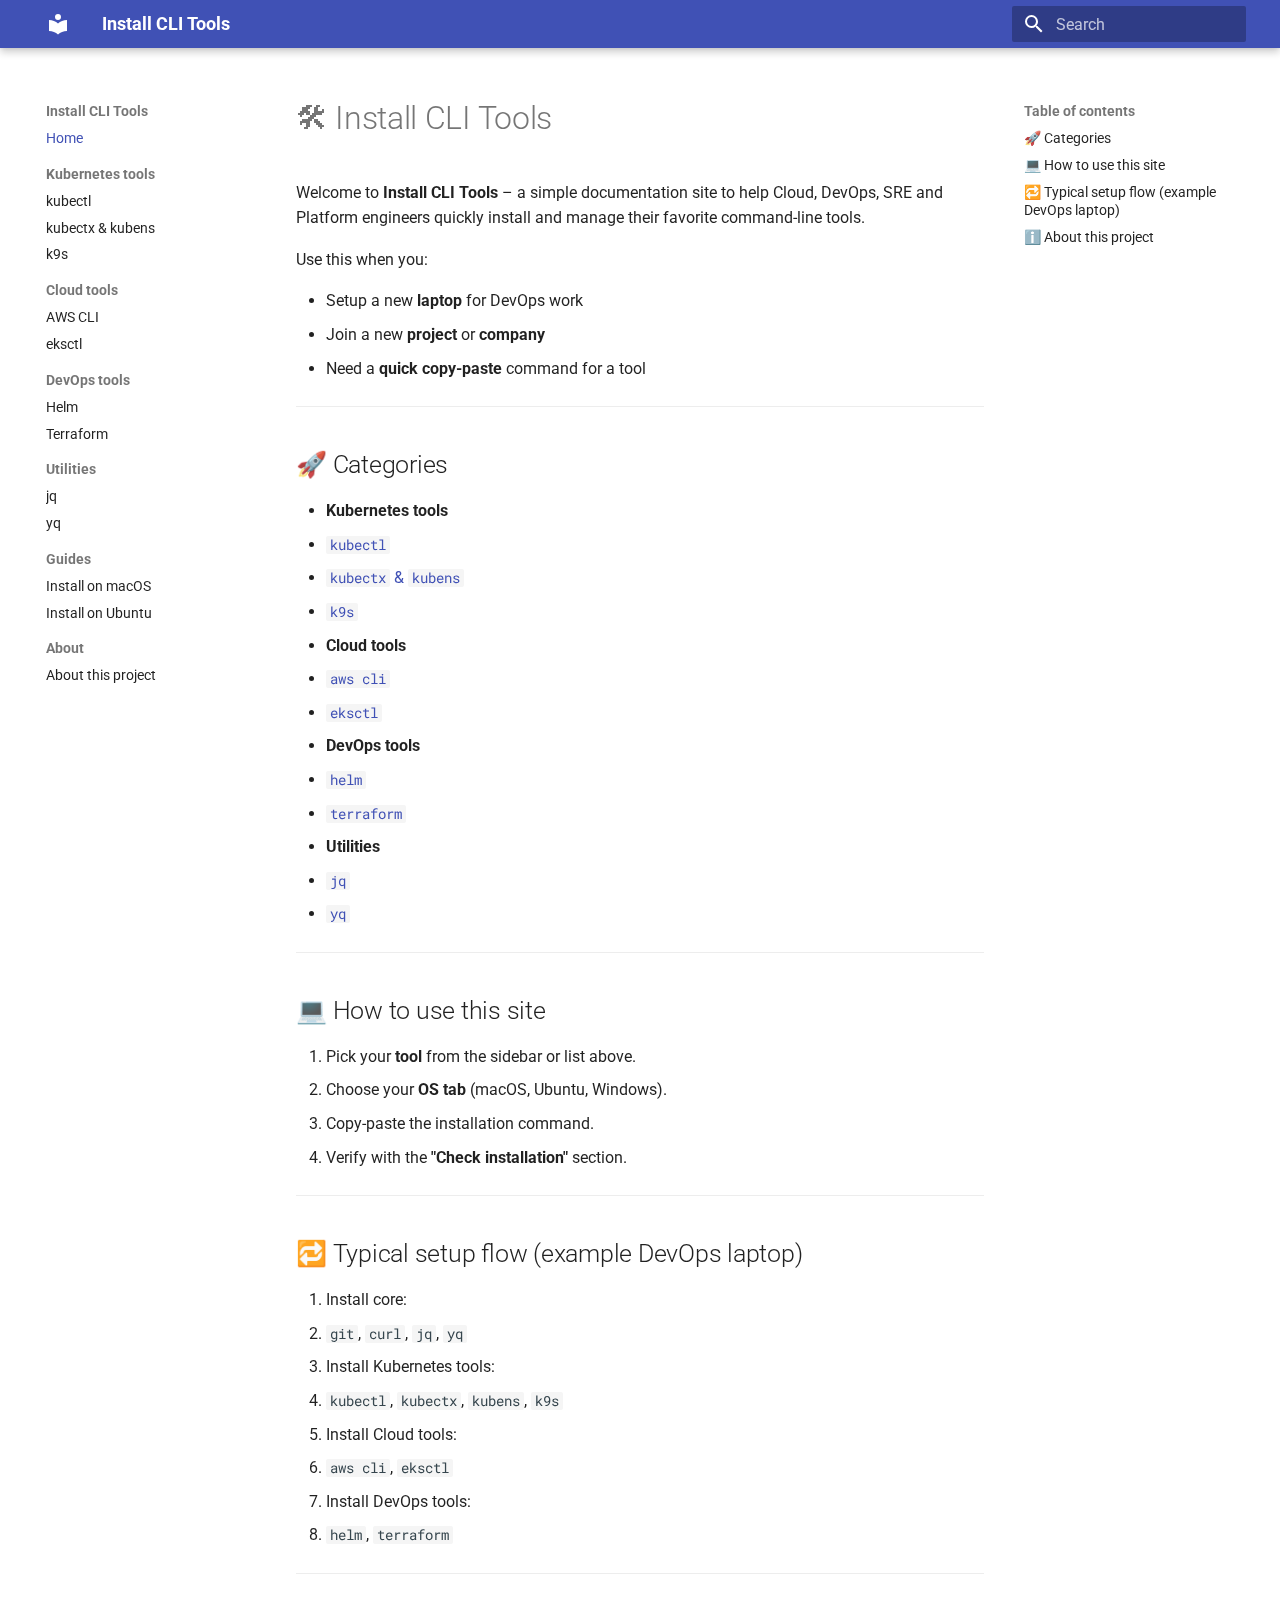
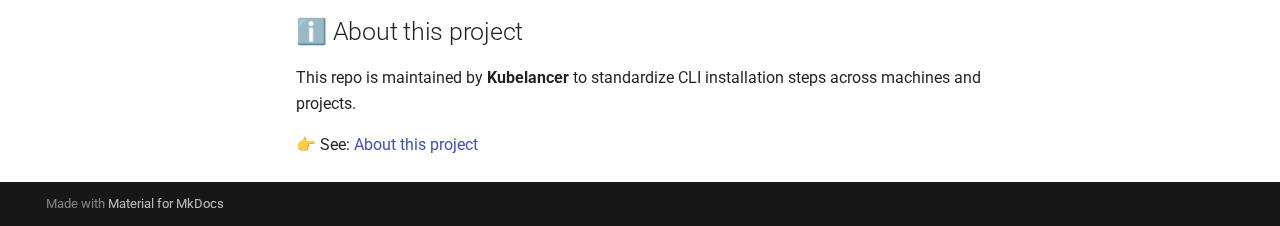
<file: installs/site/index.html>
<!doctype html>
<html lang="en" class="no-js">
  <head>
    
      <meta charset="utf-8">
      <meta name="viewport" content="width=device-width,initial-scale=1">
      
        <meta name="description" content="One-stop documentation to install and manage Cloud & DevOps CLI tools.">
      
      
      
        <link rel="canonical" href="https://bala-kubelancer.github.io/Install-cli-tools/">
      
      
      
        <link rel="next" href="tools/kubernetes/kubectl/">
      
      
        
      
      
      <link rel="icon" href="assets/images/favicon.png">
      <meta name="generator" content="mkdocs-1.6.1, mkdocs-material-9.7.0">
    
    
      
        <title>Install CLI Tools</title>
      
    
    
      <link rel="stylesheet" href="assets/stylesheets/main.618322db.min.css">
      
        
        <link rel="stylesheet" href="assets/stylesheets/palette.ab4e12ef.min.css">
      
      


    
    
      
    
    
      
        
        
        <link rel="preconnect" href="https://fonts.gstatic.com" crossorigin>
        <link rel="stylesheet" href="https://fonts.googleapis.com/css?family=Roboto:300,300i,400,400i,700,700i%7CRoboto+Mono:400,400i,700,700i&display=fallback">
        <style>:root{--md-text-font:"Roboto";--md-code-font:"Roboto Mono"}</style>
      
    
    
    <script>__md_scope=new URL(".",location),__md_hash=e=>[...e].reduce(((e,_)=>(e<<5)-e+_.charCodeAt(0)),0),__md_get=(e,_=localStorage,t=__md_scope)=>JSON.parse(_.getItem(t.pathname+"."+e)),__md_set=(e,_,t=localStorage,a=__md_scope)=>{try{t.setItem(a.pathname+"."+e,JSON.stringify(_))}catch(e){}}</script>
    
      

    
    
  </head>
  
  
    
    
      
    
    
    
    
    <body dir="ltr" data-md-color-scheme="default" data-md-color-primary="indigo" data-md-color-accent="deep-purple">
  
    
    <input class="md-toggle" data-md-toggle="drawer" type="checkbox" id="__drawer" autocomplete="off">
    <input class="md-toggle" data-md-toggle="search" type="checkbox" id="__search" autocomplete="off">
    <label class="md-overlay" for="__drawer"></label>
    <div data-md-component="skip">
      
        
        <a href="#install-cli-tools" class="md-skip">
          Skip to content
        </a>
      
    </div>
    <div data-md-component="announce">
      
    </div>
    
    
      

  

<header class="md-header md-header--shadow" data-md-component="header">
  <nav class="md-header__inner md-grid" aria-label="Header">
    <a href="." title="Install CLI Tools" class="md-header__button md-logo" aria-label="Install CLI Tools" data-md-component="logo">
      
  
  <svg xmlns="http://www.w3.org/2000/svg" viewBox="0 0 24 24"><path d="M12 8a3 3 0 0 0 3-3 3 3 0 0 0-3-3 3 3 0 0 0-3 3 3 3 0 0 0 3 3m0 3.54C9.64 9.35 6.5 8 3 8v11c3.5 0 6.64 1.35 9 3.54 2.36-2.19 5.5-3.54 9-3.54V8c-3.5 0-6.64 1.35-9 3.54"/></svg>

    </a>
    <label class="md-header__button md-icon" for="__drawer">
      
      <svg xmlns="http://www.w3.org/2000/svg" viewBox="0 0 24 24"><path d="M3 6h18v2H3zm0 5h18v2H3zm0 5h18v2H3z"/></svg>
    </label>
    <div class="md-header__title" data-md-component="header-title">
      <div class="md-header__ellipsis">
        <div class="md-header__topic">
          <span class="md-ellipsis">
            Install CLI Tools
          </span>
        </div>
        <div class="md-header__topic" data-md-component="header-topic">
          <span class="md-ellipsis">
            
              Home
            
          </span>
        </div>
      </div>
    </div>
    
      
        <form class="md-header__option" data-md-component="palette">
  
    
    
    
    <input class="md-option" data-md-color-media="" data-md-color-scheme="default" data-md-color-primary="indigo" data-md-color-accent="deep-purple"  aria-hidden="true"  type="radio" name="__palette" id="__palette_0">
    
  
    
    
    
    <input class="md-option" data-md-color-media="" data-md-color-scheme="slate" data-md-color-primary="indigo" data-md-color-accent="deep-purple"  aria-label="Switch to dark mode"  type="radio" name="__palette" id="__palette_1">
    
      <label class="md-header__button md-icon" title="Switch to dark mode" for="__palette_0" hidden>
        <svg xmlns="http://www.w3.org/2000/svg" viewBox="0 0 24 24"><path d="m17.75 4.09-2.53 1.94.91 3.06-2.63-1.81-2.63 1.81.91-3.06-2.53-1.94L12.44 4l1.06-3 1.06 3zm3.5 6.91-1.64 1.25.59 1.98-1.7-1.17-1.7 1.17.59-1.98L15.75 11l2.06-.05L18.5 9l.69 1.95zm-2.28 4.95c.83-.08 1.72 1.1 1.19 1.85-.32.45-.66.87-1.08 1.27C15.17 23 8.84 23 4.94 19.07c-3.91-3.9-3.91-10.24 0-14.14.4-.4.82-.76 1.27-1.08.75-.53 1.93.36 1.85 1.19-.27 2.86.69 5.83 2.89 8.02a9.96 9.96 0 0 0 8.02 2.89m-1.64 2.02a12.08 12.08 0 0 1-7.8-3.47c-2.17-2.19-3.33-5-3.49-7.82-2.81 3.14-2.7 7.96.31 10.98 3.02 3.01 7.84 3.12 10.98.31"/></svg>
      </label>
    
  
</form>
      
    
    
      <script>var palette=__md_get("__palette");if(palette&&palette.color){if("(prefers-color-scheme)"===palette.color.media){var media=matchMedia("(prefers-color-scheme: light)"),input=document.querySelector(media.matches?"[data-md-color-media='(prefers-color-scheme: light)']":"[data-md-color-media='(prefers-color-scheme: dark)']");palette.color.media=input.getAttribute("data-md-color-media"),palette.color.scheme=input.getAttribute("data-md-color-scheme"),palette.color.primary=input.getAttribute("data-md-color-primary"),palette.color.accent=input.getAttribute("data-md-color-accent")}for(var[key,value]of Object.entries(palette.color))document.body.setAttribute("data-md-color-"+key,value)}</script>
    
    
    
      
      
        <label class="md-header__button md-icon" for="__search">
          
          <svg xmlns="http://www.w3.org/2000/svg" viewBox="0 0 24 24"><path d="M9.5 3A6.5 6.5 0 0 1 16 9.5c0 1.61-.59 3.09-1.56 4.23l.27.27h.79l5 5-1.5 1.5-5-5v-.79l-.27-.27A6.52 6.52 0 0 1 9.5 16 6.5 6.5 0 0 1 3 9.5 6.5 6.5 0 0 1 9.5 3m0 2C7 5 5 7 5 9.5S7 14 9.5 14 14 12 14 9.5 12 5 9.5 5"/></svg>
        </label>
        <div class="md-search" data-md-component="search" role="dialog">
  <label class="md-search__overlay" for="__search"></label>
  <div class="md-search__inner" role="search">
    <form class="md-search__form" name="search">
      <input type="text" class="md-search__input" name="query" aria-label="Search" placeholder="Search" autocapitalize="off" autocorrect="off" autocomplete="off" spellcheck="false" data-md-component="search-query" required>
      <label class="md-search__icon md-icon" for="__search">
        
        <svg xmlns="http://www.w3.org/2000/svg" viewBox="0 0 24 24"><path d="M9.5 3A6.5 6.5 0 0 1 16 9.5c0 1.61-.59 3.09-1.56 4.23l.27.27h.79l5 5-1.5 1.5-5-5v-.79l-.27-.27A6.52 6.52 0 0 1 9.5 16 6.5 6.5 0 0 1 3 9.5 6.5 6.5 0 0 1 9.5 3m0 2C7 5 5 7 5 9.5S7 14 9.5 14 14 12 14 9.5 12 5 9.5 5"/></svg>
        
        <svg xmlns="http://www.w3.org/2000/svg" viewBox="0 0 24 24"><path d="M20 11v2H8l5.5 5.5-1.42 1.42L4.16 12l7.92-7.92L13.5 5.5 8 11z"/></svg>
      </label>
      <nav class="md-search__options" aria-label="Search">
        
        <button type="reset" class="md-search__icon md-icon" title="Clear" aria-label="Clear" tabindex="-1">
          
          <svg xmlns="http://www.w3.org/2000/svg" viewBox="0 0 24 24"><path d="M19 6.41 17.59 5 12 10.59 6.41 5 5 6.41 10.59 12 5 17.59 6.41 19 12 13.41 17.59 19 19 17.59 13.41 12z"/></svg>
        </button>
      </nav>
      
    </form>
    <div class="md-search__output">
      <div class="md-search__scrollwrap" tabindex="0" data-md-scrollfix>
        <div class="md-search-result" data-md-component="search-result">
          <div class="md-search-result__meta">
            Initializing search
          </div>
          <ol class="md-search-result__list" role="presentation"></ol>
        </div>
      </div>
    </div>
  </div>
</div>
      
    
    
  </nav>
  
</header>
    
    <div class="md-container" data-md-component="container">
      
      
        
          
        
      
      <main class="md-main" data-md-component="main">
        <div class="md-main__inner md-grid">
          
            
              
              <div class="md-sidebar md-sidebar--primary" data-md-component="sidebar" data-md-type="navigation" >
                <div class="md-sidebar__scrollwrap">
                  <div class="md-sidebar__inner">
                    



<nav class="md-nav md-nav--primary" aria-label="Navigation" data-md-level="0">
  <label class="md-nav__title" for="__drawer">
    <a href="." title="Install CLI Tools" class="md-nav__button md-logo" aria-label="Install CLI Tools" data-md-component="logo">
      
  
  <svg xmlns="http://www.w3.org/2000/svg" viewBox="0 0 24 24"><path d="M12 8a3 3 0 0 0 3-3 3 3 0 0 0-3-3 3 3 0 0 0-3 3 3 3 0 0 0 3 3m0 3.54C9.64 9.35 6.5 8 3 8v11c3.5 0 6.64 1.35 9 3.54 2.36-2.19 5.5-3.54 9-3.54V8c-3.5 0-6.64 1.35-9 3.54"/></svg>

    </a>
    Install CLI Tools
  </label>
  
  <ul class="md-nav__list" data-md-scrollfix>
    
      
      
  
  
    
  
  
  
    <li class="md-nav__item md-nav__item--active">
      
      <input class="md-nav__toggle md-toggle" type="checkbox" id="__toc">
      
      
        
      
      
        <label class="md-nav__link md-nav__link--active" for="__toc">
          
  
  
  <span class="md-ellipsis">
    
  
    Home
  

    
  </span>
  
  

          <span class="md-nav__icon md-icon"></span>
        </label>
      
      <a href="." class="md-nav__link md-nav__link--active">
        
  
  
  <span class="md-ellipsis">
    
  
    Home
  

    
  </span>
  
  

      </a>
      
        

<nav class="md-nav md-nav--secondary" aria-label="Table of contents">
  
  
  
    
  
  
    <label class="md-nav__title" for="__toc">
      <span class="md-nav__icon md-icon"></span>
      Table of contents
    </label>
    <ul class="md-nav__list" data-md-component="toc" data-md-scrollfix>
      
        <li class="md-nav__item">
  <a href="#categories" class="md-nav__link">
    <span class="md-ellipsis">
      
        🚀 Categories
      
    </span>
  </a>
  
</li>
      
        <li class="md-nav__item">
  <a href="#how-to-use-this-site" class="md-nav__link">
    <span class="md-ellipsis">
      
        💻 How to use this site
      
    </span>
  </a>
  
</li>
      
        <li class="md-nav__item">
  <a href="#typical-setup-flow-example-devops-laptop" class="md-nav__link">
    <span class="md-ellipsis">
      
        🔁 Typical setup flow (example DevOps laptop)
      
    </span>
  </a>
  
</li>
      
        <li class="md-nav__item">
  <a href="#i-about-this-project" class="md-nav__link">
    <span class="md-ellipsis">
      
        ℹ️ About this project
      
    </span>
  </a>
  
</li>
      
    </ul>
  
</nav>
      
    </li>
  

    
      
      
  
  
  
  
    
    
    
    
      
        
        
      
    
    
    <li class="md-nav__item md-nav__item--section md-nav__item--nested">
      
        
        
        <input class="md-nav__toggle md-toggle " type="checkbox" id="__nav_2" >
        
          
          <label class="md-nav__link" for="__nav_2" id="__nav_2_label" tabindex="">
            
  
  
  <span class="md-ellipsis">
    
  
    Kubernetes tools
  

    
  </span>
  
  

            <span class="md-nav__icon md-icon"></span>
          </label>
        
        <nav class="md-nav" data-md-level="1" aria-labelledby="__nav_2_label" aria-expanded="false">
          <label class="md-nav__title" for="__nav_2">
            <span class="md-nav__icon md-icon"></span>
            
  
    Kubernetes tools
  

          </label>
          <ul class="md-nav__list" data-md-scrollfix>
            
              
                
  
  
  
  
    <li class="md-nav__item">
      <a href="tools/kubernetes/kubectl/" class="md-nav__link">
        
  
  
  <span class="md-ellipsis">
    
  
    kubectl
  

    
  </span>
  
  

      </a>
    </li>
  

              
            
              
                
  
  
  
  
    <li class="md-nav__item">
      <a href="tools/kubernetes/kubectx-kubens.md" class="md-nav__link">
        
  
  
  <span class="md-ellipsis">
    
  
    kubectx & kubens
  

    
  </span>
  
  

      </a>
    </li>
  

              
            
              
                
  
  
  
  
    <li class="md-nav__item">
      <a href="tools/kubernetes/k9s.md" class="md-nav__link">
        
  
  
  <span class="md-ellipsis">
    
  
    k9s
  

    
  </span>
  
  

      </a>
    </li>
  

              
            
          </ul>
        </nav>
      
    </li>
  

    
      
      
  
  
  
  
    
    
    
    
      
        
        
      
    
    
    <li class="md-nav__item md-nav__item--section md-nav__item--nested">
      
        
        
        <input class="md-nav__toggle md-toggle " type="checkbox" id="__nav_3" >
        
          
          <label class="md-nav__link" for="__nav_3" id="__nav_3_label" tabindex="">
            
  
  
  <span class="md-ellipsis">
    
  
    Cloud tools
  

    
  </span>
  
  

            <span class="md-nav__icon md-icon"></span>
          </label>
        
        <nav class="md-nav" data-md-level="1" aria-labelledby="__nav_3_label" aria-expanded="false">
          <label class="md-nav__title" for="__nav_3">
            <span class="md-nav__icon md-icon"></span>
            
  
    Cloud tools
  

          </label>
          <ul class="md-nav__list" data-md-scrollfix>
            
              
                
  
  
  
  
    <li class="md-nav__item">
      <a href="tools/cloud/aws-cli.md" class="md-nav__link">
        
  
  
  <span class="md-ellipsis">
    
  
    AWS CLI
  

    
  </span>
  
  

      </a>
    </li>
  

              
            
              
                
  
  
  
  
    <li class="md-nav__item">
      <a href="tools/cloud/eksctl.md" class="md-nav__link">
        
  
  
  <span class="md-ellipsis">
    
  
    eksctl
  

    
  </span>
  
  

      </a>
    </li>
  

              
            
          </ul>
        </nav>
      
    </li>
  

    
      
      
  
  
  
  
    
    
    
    
      
        
        
      
    
    
    <li class="md-nav__item md-nav__item--section md-nav__item--nested">
      
        
        
        <input class="md-nav__toggle md-toggle " type="checkbox" id="__nav_4" >
        
          
          <label class="md-nav__link" for="__nav_4" id="__nav_4_label" tabindex="">
            
  
  
  <span class="md-ellipsis">
    
  
    DevOps tools
  

    
  </span>
  
  

            <span class="md-nav__icon md-icon"></span>
          </label>
        
        <nav class="md-nav" data-md-level="1" aria-labelledby="__nav_4_label" aria-expanded="false">
          <label class="md-nav__title" for="__nav_4">
            <span class="md-nav__icon md-icon"></span>
            
  
    DevOps tools
  

          </label>
          <ul class="md-nav__list" data-md-scrollfix>
            
              
                
  
  
  
  
    <li class="md-nav__item">
      <a href="tools/devops/helm.md" class="md-nav__link">
        
  
  
  <span class="md-ellipsis">
    
  
    Helm
  

    
  </span>
  
  

      </a>
    </li>
  

              
            
              
                
  
  
  
  
    <li class="md-nav__item">
      <a href="tools/devops/terraform.md" class="md-nav__link">
        
  
  
  <span class="md-ellipsis">
    
  
    Terraform
  

    
  </span>
  
  

      </a>
    </li>
  

              
            
          </ul>
        </nav>
      
    </li>
  

    
      
      
  
  
  
  
    
    
    
    
      
        
        
      
    
    
    <li class="md-nav__item md-nav__item--section md-nav__item--nested">
      
        
        
        <input class="md-nav__toggle md-toggle " type="checkbox" id="__nav_5" >
        
          
          <label class="md-nav__link" for="__nav_5" id="__nav_5_label" tabindex="">
            
  
  
  <span class="md-ellipsis">
    
  
    Utilities
  

    
  </span>
  
  

            <span class="md-nav__icon md-icon"></span>
          </label>
        
        <nav class="md-nav" data-md-level="1" aria-labelledby="__nav_5_label" aria-expanded="false">
          <label class="md-nav__title" for="__nav_5">
            <span class="md-nav__icon md-icon"></span>
            
  
    Utilities
  

          </label>
          <ul class="md-nav__list" data-md-scrollfix>
            
              
                
  
  
  
  
    <li class="md-nav__item">
      <a href="tools/utilities/jq.md" class="md-nav__link">
        
  
  
  <span class="md-ellipsis">
    
  
    jq
  

    
  </span>
  
  

      </a>
    </li>
  

              
            
              
                
  
  
  
  
    <li class="md-nav__item">
      <a href="tools/utilities/yq.md" class="md-nav__link">
        
  
  
  <span class="md-ellipsis">
    
  
    yq
  

    
  </span>
  
  

      </a>
    </li>
  

              
            
          </ul>
        </nav>
      
    </li>
  

    
      
      
  
  
  
  
    
    
    
    
      
        
        
      
    
    
    <li class="md-nav__item md-nav__item--section md-nav__item--nested">
      
        
        
        <input class="md-nav__toggle md-toggle " type="checkbox" id="__nav_6" >
        
          
          <label class="md-nav__link" for="__nav_6" id="__nav_6_label" tabindex="">
            
  
  
  <span class="md-ellipsis">
    
  
    Guides
  

    
  </span>
  
  

            <span class="md-nav__icon md-icon"></span>
          </label>
        
        <nav class="md-nav" data-md-level="1" aria-labelledby="__nav_6_label" aria-expanded="false">
          <label class="md-nav__title" for="__nav_6">
            <span class="md-nav__icon md-icon"></span>
            
  
    Guides
  

          </label>
          <ul class="md-nav__list" data-md-scrollfix>
            
              
                
  
  
  
  
    <li class="md-nav__item">
      <a href="guides/install-on-macos.md" class="md-nav__link">
        
  
  
  <span class="md-ellipsis">
    
  
    Install on macOS
  

    
  </span>
  
  

      </a>
    </li>
  

              
            
              
                
  
  
  
  
    <li class="md-nav__item">
      <a href="guides/install-on-ubuntu.md" class="md-nav__link">
        
  
  
  <span class="md-ellipsis">
    
  
    Install on Ubuntu
  

    
  </span>
  
  

      </a>
    </li>
  

              
            
          </ul>
        </nav>
      
    </li>
  

    
      
      
  
  
  
  
    
    
    
    
      
        
        
      
    
    
    <li class="md-nav__item md-nav__item--section md-nav__item--nested">
      
        
        
        <input class="md-nav__toggle md-toggle " type="checkbox" id="__nav_7" >
        
          
          <label class="md-nav__link" for="__nav_7" id="__nav_7_label" tabindex="">
            
  
  
  <span class="md-ellipsis">
    
  
    About
  

    
  </span>
  
  

            <span class="md-nav__icon md-icon"></span>
          </label>
        
        <nav class="md-nav" data-md-level="1" aria-labelledby="__nav_7_label" aria-expanded="false">
          <label class="md-nav__title" for="__nav_7">
            <span class="md-nav__icon md-icon"></span>
            
  
    About
  

          </label>
          <ul class="md-nav__list" data-md-scrollfix>
            
              
                
  
  
  
  
    <li class="md-nav__item">
      <a href="about/" class="md-nav__link">
        
  
  
  <span class="md-ellipsis">
    
  
    About this project
  

    
  </span>
  
  

      </a>
    </li>
  

              
            
          </ul>
        </nav>
      
    </li>
  

    
  </ul>
</nav>
                  </div>
                </div>
              </div>
            
            
              
              <div class="md-sidebar md-sidebar--secondary" data-md-component="sidebar" data-md-type="toc" >
                <div class="md-sidebar__scrollwrap">
                  <div class="md-sidebar__inner">
                    

<nav class="md-nav md-nav--secondary" aria-label="Table of contents">
  
  
  
    
  
  
    <label class="md-nav__title" for="__toc">
      <span class="md-nav__icon md-icon"></span>
      Table of contents
    </label>
    <ul class="md-nav__list" data-md-component="toc" data-md-scrollfix>
      
        <li class="md-nav__item">
  <a href="#categories" class="md-nav__link">
    <span class="md-ellipsis">
      
        🚀 Categories
      
    </span>
  </a>
  
</li>
      
        <li class="md-nav__item">
  <a href="#how-to-use-this-site" class="md-nav__link">
    <span class="md-ellipsis">
      
        💻 How to use this site
      
    </span>
  </a>
  
</li>
      
        <li class="md-nav__item">
  <a href="#typical-setup-flow-example-devops-laptop" class="md-nav__link">
    <span class="md-ellipsis">
      
        🔁 Typical setup flow (example DevOps laptop)
      
    </span>
  </a>
  
</li>
      
        <li class="md-nav__item">
  <a href="#i-about-this-project" class="md-nav__link">
    <span class="md-ellipsis">
      
        ℹ️ About this project
      
    </span>
  </a>
  
</li>
      
    </ul>
  
</nav>
                  </div>
                </div>
              </div>
            
          
          
            <div class="md-content" data-md-component="content">
              
              <article class="md-content__inner md-typeset">
                
                  



<h1 id="install-cli-tools">🛠 Install CLI Tools<a class="headerlink" href="#install-cli-tools" title="Permanent link">&para;</a></h1>
<p>Welcome to <strong>Install CLI Tools</strong> – a simple documentation site to help Cloud, DevOps, SRE and Platform engineers quickly install and manage their favorite command-line tools.</p>
<p>Use this when you:</p>
<ul>
<li>Setup a new <strong>laptop</strong> for DevOps work</li>
<li>Join a new <strong>project</strong> or <strong>company</strong></li>
<li>Need a <strong>quick copy-paste</strong> command for a tool</li>
</ul>
<hr />
<h2 id="categories">🚀 Categories<a class="headerlink" href="#categories" title="Permanent link">&para;</a></h2>
<ul>
<li><strong>Kubernetes tools</strong></li>
<li><a href="tools/kubernetes/kubectl/"><code>kubectl</code></a></li>
<li><a href="tools/kubernetes/kubectx-kubens.md"><code>kubectx</code> &amp; <code>kubens</code></a></li>
<li>
<p><a href="tools/kubernetes/k9s.md"><code>k9s</code></a></p>
</li>
<li>
<p><strong>Cloud tools</strong></p>
</li>
<li><a href="tools/cloud/aws-cli.md"><code>aws cli</code></a></li>
<li>
<p><a href="tools/cloud/eksctl.md"><code>eksctl</code></a></p>
</li>
<li>
<p><strong>DevOps tools</strong></p>
</li>
<li><a href="tools/devops/helm.md"><code>helm</code></a></li>
<li>
<p><a href="tools/devops/terraform.md"><code>terraform</code></a></p>
</li>
<li>
<p><strong>Utilities</strong></p>
</li>
<li><a href="tools/utilities/jq.md"><code>jq</code></a></li>
<li><a href="tools/utilities/yq.md"><code>yq</code></a></li>
</ul>
<hr />
<h2 id="how-to-use-this-site">💻 How to use this site<a class="headerlink" href="#how-to-use-this-site" title="Permanent link">&para;</a></h2>
<ol>
<li>Pick your <strong>tool</strong> from the sidebar or list above.  </li>
<li>Choose your <strong>OS tab</strong> (macOS, Ubuntu, Windows).  </li>
<li>Copy-paste the installation command.  </li>
<li>Verify with the <strong>"Check installation"</strong> section.</li>
</ol>
<hr />
<h2 id="typical-setup-flow-example-devops-laptop">🔁 Typical setup flow (example DevOps laptop)<a class="headerlink" href="#typical-setup-flow-example-devops-laptop" title="Permanent link">&para;</a></h2>
<ol>
<li>Install core:</li>
<li><code>git</code>, <code>curl</code>, <code>jq</code>, <code>yq</code></li>
<li>Install Kubernetes tools:</li>
<li><code>kubectl</code>, <code>kubectx</code>, <code>kubens</code>, <code>k9s</code></li>
<li>Install Cloud tools:</li>
<li><code>aws cli</code>, <code>eksctl</code></li>
<li>Install DevOps tools:</li>
<li><code>helm</code>, <code>terraform</code></li>
</ol>
<hr />
<h2 id="i-about-this-project">ℹ️ About this project<a class="headerlink" href="#i-about-this-project" title="Permanent link">&para;</a></h2>
<p>This repo is maintained by <strong>Kubelancer</strong> to standardize CLI installation steps across machines and projects.</p>
<p>👉 See: <a href="about/">About this project</a></p>












                
              </article>
            </div>
          
          
<script>var target=document.getElementById(location.hash.slice(1));target&&target.name&&(target.checked=target.name.startsWith("__tabbed_"))</script>
        </div>
        
          <button type="button" class="md-top md-icon" data-md-component="top" hidden>
  
  <svg xmlns="http://www.w3.org/2000/svg" viewBox="0 0 24 24"><path d="M13 20h-2V8l-5.5 5.5-1.42-1.42L12 4.16l7.92 7.92-1.42 1.42L13 8z"/></svg>
  Back to top
</button>
        
      </main>
      
        <footer class="md-footer">
  
  <div class="md-footer-meta md-typeset">
    <div class="md-footer-meta__inner md-grid">
      <div class="md-copyright">
  
  
    Made with
    <a href="https://squidfunk.github.io/mkdocs-material/" target="_blank" rel="noopener">
      Material for MkDocs
    </a>
  
</div>
      
    </div>
  </div>
</footer>
      
    </div>
    <div class="md-dialog" data-md-component="dialog">
      <div class="md-dialog__inner md-typeset"></div>
    </div>
    
    
    
      
      
      <script id="__config" type="application/json">{"annotate": null, "base": ".", "features": ["navigation.instant", "navigation.sections", "navigation.top", "content.code.copy", "search.highlight"], "search": "assets/javascripts/workers/search.7a47a382.min.js", "tags": null, "translations": {"clipboard.copied": "Copied to clipboard", "clipboard.copy": "Copy to clipboard", "search.result.more.one": "1 more on this page", "search.result.more.other": "# more on this page", "search.result.none": "No matching documents", "search.result.one": "1 matching document", "search.result.other": "# matching documents", "search.result.placeholder": "Type to start searching", "search.result.term.missing": "Missing", "select.version": "Select version"}, "version": null}</script>
    
    
      <script src="assets/javascripts/bundle.e71a0d61.min.js"></script>
      
    
  </body>
</html>
</file>
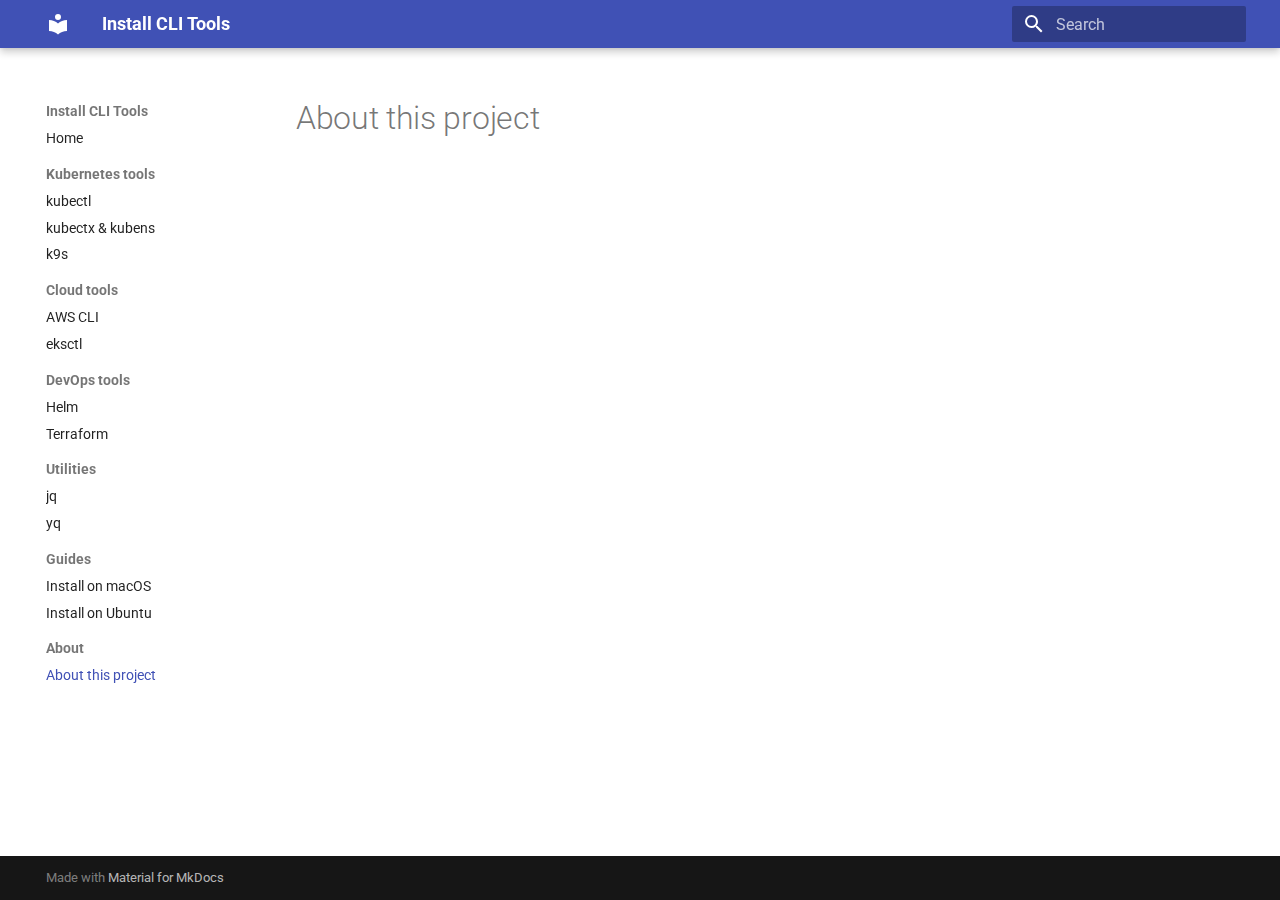
<file: installs/site/about/index.html>
<!doctype html>
<html lang="en" class="no-js">
  <head>
    
      <meta charset="utf-8">
      <meta name="viewport" content="width=device-width,initial-scale=1">
      
        <meta name="description" content="One-stop documentation to install and manage Cloud & DevOps CLI tools.">
      
      
      
        <link rel="canonical" href="https://bala-kubelancer.github.io/Install-cli-tools/about/">
      
      
        <link rel="prev" href="../tools/kubernetes/kubectl/">
      
      
      
        
      
      
      <link rel="icon" href="../assets/images/favicon.png">
      <meta name="generator" content="mkdocs-1.6.1, mkdocs-material-9.7.0">
    
    
      
        <title>About this project - Install CLI Tools</title>
      
    
    
      <link rel="stylesheet" href="../assets/stylesheets/main.618322db.min.css">
      
        
        <link rel="stylesheet" href="../assets/stylesheets/palette.ab4e12ef.min.css">
      
      


    
    
      
    
    
      
        
        
        <link rel="preconnect" href="https://fonts.gstatic.com" crossorigin>
        <link rel="stylesheet" href="https://fonts.googleapis.com/css?family=Roboto:300,300i,400,400i,700,700i%7CRoboto+Mono:400,400i,700,700i&display=fallback">
        <style>:root{--md-text-font:"Roboto";--md-code-font:"Roboto Mono"}</style>
      
    
    
    <script>__md_scope=new URL("..",location),__md_hash=e=>[...e].reduce(((e,_)=>(e<<5)-e+_.charCodeAt(0)),0),__md_get=(e,_=localStorage,t=__md_scope)=>JSON.parse(_.getItem(t.pathname+"."+e)),__md_set=(e,_,t=localStorage,a=__md_scope)=>{try{t.setItem(a.pathname+"."+e,JSON.stringify(_))}catch(e){}}</script>
    
      

    
    
  </head>
  
  
    
    
      
    
    
    
    
    <body dir="ltr" data-md-color-scheme="default" data-md-color-primary="indigo" data-md-color-accent="deep-purple">
  
    
    <input class="md-toggle" data-md-toggle="drawer" type="checkbox" id="__drawer" autocomplete="off">
    <input class="md-toggle" data-md-toggle="search" type="checkbox" id="__search" autocomplete="off">
    <label class="md-overlay" for="__drawer"></label>
    <div data-md-component="skip">
      
    </div>
    <div data-md-component="announce">
      
    </div>
    
    
      

  

<header class="md-header md-header--shadow" data-md-component="header">
  <nav class="md-header__inner md-grid" aria-label="Header">
    <a href=".." title="Install CLI Tools" class="md-header__button md-logo" aria-label="Install CLI Tools" data-md-component="logo">
      
  
  <svg xmlns="http://www.w3.org/2000/svg" viewBox="0 0 24 24"><path d="M12 8a3 3 0 0 0 3-3 3 3 0 0 0-3-3 3 3 0 0 0-3 3 3 3 0 0 0 3 3m0 3.54C9.64 9.35 6.5 8 3 8v11c3.5 0 6.64 1.35 9 3.54 2.36-2.19 5.5-3.54 9-3.54V8c-3.5 0-6.64 1.35-9 3.54"/></svg>

    </a>
    <label class="md-header__button md-icon" for="__drawer">
      
      <svg xmlns="http://www.w3.org/2000/svg" viewBox="0 0 24 24"><path d="M3 6h18v2H3zm0 5h18v2H3zm0 5h18v2H3z"/></svg>
    </label>
    <div class="md-header__title" data-md-component="header-title">
      <div class="md-header__ellipsis">
        <div class="md-header__topic">
          <span class="md-ellipsis">
            Install CLI Tools
          </span>
        </div>
        <div class="md-header__topic" data-md-component="header-topic">
          <span class="md-ellipsis">
            
              About this project
            
          </span>
        </div>
      </div>
    </div>
    
      
        <form class="md-header__option" data-md-component="palette">
  
    
    
    
    <input class="md-option" data-md-color-media="" data-md-color-scheme="default" data-md-color-primary="indigo" data-md-color-accent="deep-purple"  aria-hidden="true"  type="radio" name="__palette" id="__palette_0">
    
  
    
    
    
    <input class="md-option" data-md-color-media="" data-md-color-scheme="slate" data-md-color-primary="indigo" data-md-color-accent="deep-purple"  aria-label="Switch to dark mode"  type="radio" name="__palette" id="__palette_1">
    
      <label class="md-header__button md-icon" title="Switch to dark mode" for="__palette_0" hidden>
        <svg xmlns="http://www.w3.org/2000/svg" viewBox="0 0 24 24"><path d="m17.75 4.09-2.53 1.94.91 3.06-2.63-1.81-2.63 1.81.91-3.06-2.53-1.94L12.44 4l1.06-3 1.06 3zm3.5 6.91-1.64 1.25.59 1.98-1.7-1.17-1.7 1.17.59-1.98L15.75 11l2.06-.05L18.5 9l.69 1.95zm-2.28 4.95c.83-.08 1.72 1.1 1.19 1.85-.32.45-.66.87-1.08 1.27C15.17 23 8.84 23 4.94 19.07c-3.91-3.9-3.91-10.24 0-14.14.4-.4.82-.76 1.27-1.08.75-.53 1.93.36 1.85 1.19-.27 2.86.69 5.83 2.89 8.02a9.96 9.96 0 0 0 8.02 2.89m-1.64 2.02a12.08 12.08 0 0 1-7.8-3.47c-2.17-2.19-3.33-5-3.49-7.82-2.81 3.14-2.7 7.96.31 10.98 3.02 3.01 7.84 3.12 10.98.31"/></svg>
      </label>
    
  
</form>
      
    
    
      <script>var palette=__md_get("__palette");if(palette&&palette.color){if("(prefers-color-scheme)"===palette.color.media){var media=matchMedia("(prefers-color-scheme: light)"),input=document.querySelector(media.matches?"[data-md-color-media='(prefers-color-scheme: light)']":"[data-md-color-media='(prefers-color-scheme: dark)']");palette.color.media=input.getAttribute("data-md-color-media"),palette.color.scheme=input.getAttribute("data-md-color-scheme"),palette.color.primary=input.getAttribute("data-md-color-primary"),palette.color.accent=input.getAttribute("data-md-color-accent")}for(var[key,value]of Object.entries(palette.color))document.body.setAttribute("data-md-color-"+key,value)}</script>
    
    
    
      
      
        <label class="md-header__button md-icon" for="__search">
          
          <svg xmlns="http://www.w3.org/2000/svg" viewBox="0 0 24 24"><path d="M9.5 3A6.5 6.5 0 0 1 16 9.5c0 1.61-.59 3.09-1.56 4.23l.27.27h.79l5 5-1.5 1.5-5-5v-.79l-.27-.27A6.52 6.52 0 0 1 9.5 16 6.5 6.5 0 0 1 3 9.5 6.5 6.5 0 0 1 9.5 3m0 2C7 5 5 7 5 9.5S7 14 9.5 14 14 12 14 9.5 12 5 9.5 5"/></svg>
        </label>
        <div class="md-search" data-md-component="search" role="dialog">
  <label class="md-search__overlay" for="__search"></label>
  <div class="md-search__inner" role="search">
    <form class="md-search__form" name="search">
      <input type="text" class="md-search__input" name="query" aria-label="Search" placeholder="Search" autocapitalize="off" autocorrect="off" autocomplete="off" spellcheck="false" data-md-component="search-query" required>
      <label class="md-search__icon md-icon" for="__search">
        
        <svg xmlns="http://www.w3.org/2000/svg" viewBox="0 0 24 24"><path d="M9.5 3A6.5 6.5 0 0 1 16 9.5c0 1.61-.59 3.09-1.56 4.23l.27.27h.79l5 5-1.5 1.5-5-5v-.79l-.27-.27A6.52 6.52 0 0 1 9.5 16 6.5 6.5 0 0 1 3 9.5 6.5 6.5 0 0 1 9.5 3m0 2C7 5 5 7 5 9.5S7 14 9.5 14 14 12 14 9.5 12 5 9.5 5"/></svg>
        
        <svg xmlns="http://www.w3.org/2000/svg" viewBox="0 0 24 24"><path d="M20 11v2H8l5.5 5.5-1.42 1.42L4.16 12l7.92-7.92L13.5 5.5 8 11z"/></svg>
      </label>
      <nav class="md-search__options" aria-label="Search">
        
        <button type="reset" class="md-search__icon md-icon" title="Clear" aria-label="Clear" tabindex="-1">
          
          <svg xmlns="http://www.w3.org/2000/svg" viewBox="0 0 24 24"><path d="M19 6.41 17.59 5 12 10.59 6.41 5 5 6.41 10.59 12 5 17.59 6.41 19 12 13.41 17.59 19 19 17.59 13.41 12z"/></svg>
        </button>
      </nav>
      
    </form>
    <div class="md-search__output">
      <div class="md-search__scrollwrap" tabindex="0" data-md-scrollfix>
        <div class="md-search-result" data-md-component="search-result">
          <div class="md-search-result__meta">
            Initializing search
          </div>
          <ol class="md-search-result__list" role="presentation"></ol>
        </div>
      </div>
    </div>
  </div>
</div>
      
    
    
  </nav>
  
</header>
    
    <div class="md-container" data-md-component="container">
      
      
        
          
        
      
      <main class="md-main" data-md-component="main">
        <div class="md-main__inner md-grid">
          
            
              
              <div class="md-sidebar md-sidebar--primary" data-md-component="sidebar" data-md-type="navigation" >
                <div class="md-sidebar__scrollwrap">
                  <div class="md-sidebar__inner">
                    



<nav class="md-nav md-nav--primary" aria-label="Navigation" data-md-level="0">
  <label class="md-nav__title" for="__drawer">
    <a href=".." title="Install CLI Tools" class="md-nav__button md-logo" aria-label="Install CLI Tools" data-md-component="logo">
      
  
  <svg xmlns="http://www.w3.org/2000/svg" viewBox="0 0 24 24"><path d="M12 8a3 3 0 0 0 3-3 3 3 0 0 0-3-3 3 3 0 0 0-3 3 3 3 0 0 0 3 3m0 3.54C9.64 9.35 6.5 8 3 8v11c3.5 0 6.64 1.35 9 3.54 2.36-2.19 5.5-3.54 9-3.54V8c-3.5 0-6.64 1.35-9 3.54"/></svg>

    </a>
    Install CLI Tools
  </label>
  
  <ul class="md-nav__list" data-md-scrollfix>
    
      
      
  
  
  
  
    <li class="md-nav__item">
      <a href=".." class="md-nav__link">
        
  
  
  <span class="md-ellipsis">
    
  
    Home
  

    
  </span>
  
  

      </a>
    </li>
  

    
      
      
  
  
  
  
    
    
    
    
      
        
        
      
    
    
    <li class="md-nav__item md-nav__item--section md-nav__item--nested">
      
        
        
        <input class="md-nav__toggle md-toggle " type="checkbox" id="__nav_2" >
        
          
          <label class="md-nav__link" for="__nav_2" id="__nav_2_label" tabindex="">
            
  
  
  <span class="md-ellipsis">
    
  
    Kubernetes tools
  

    
  </span>
  
  

            <span class="md-nav__icon md-icon"></span>
          </label>
        
        <nav class="md-nav" data-md-level="1" aria-labelledby="__nav_2_label" aria-expanded="false">
          <label class="md-nav__title" for="__nav_2">
            <span class="md-nav__icon md-icon"></span>
            
  
    Kubernetes tools
  

          </label>
          <ul class="md-nav__list" data-md-scrollfix>
            
              
                
  
  
  
  
    <li class="md-nav__item">
      <a href="../tools/kubernetes/kubectl/" class="md-nav__link">
        
  
  
  <span class="md-ellipsis">
    
  
    kubectl
  

    
  </span>
  
  

      </a>
    </li>
  

              
            
              
                
  
  
  
  
    <li class="md-nav__item">
      <a href="../tools/kubernetes/kubectx-kubens.md" class="md-nav__link">
        
  
  
  <span class="md-ellipsis">
    
  
    kubectx & kubens
  

    
  </span>
  
  

      </a>
    </li>
  

              
            
              
                
  
  
  
  
    <li class="md-nav__item">
      <a href="../tools/kubernetes/k9s.md" class="md-nav__link">
        
  
  
  <span class="md-ellipsis">
    
  
    k9s
  

    
  </span>
  
  

      </a>
    </li>
  

              
            
          </ul>
        </nav>
      
    </li>
  

    
      
      
  
  
  
  
    
    
    
    
      
        
        
      
    
    
    <li class="md-nav__item md-nav__item--section md-nav__item--nested">
      
        
        
        <input class="md-nav__toggle md-toggle " type="checkbox" id="__nav_3" >
        
          
          <label class="md-nav__link" for="__nav_3" id="__nav_3_label" tabindex="">
            
  
  
  <span class="md-ellipsis">
    
  
    Cloud tools
  

    
  </span>
  
  

            <span class="md-nav__icon md-icon"></span>
          </label>
        
        <nav class="md-nav" data-md-level="1" aria-labelledby="__nav_3_label" aria-expanded="false">
          <label class="md-nav__title" for="__nav_3">
            <span class="md-nav__icon md-icon"></span>
            
  
    Cloud tools
  

          </label>
          <ul class="md-nav__list" data-md-scrollfix>
            
              
                
  
  
  
  
    <li class="md-nav__item">
      <a href="../tools/cloud/aws-cli.md" class="md-nav__link">
        
  
  
  <span class="md-ellipsis">
    
  
    AWS CLI
  

    
  </span>
  
  

      </a>
    </li>
  

              
            
              
                
  
  
  
  
    <li class="md-nav__item">
      <a href="../tools/cloud/eksctl.md" class="md-nav__link">
        
  
  
  <span class="md-ellipsis">
    
  
    eksctl
  

    
  </span>
  
  

      </a>
    </li>
  

              
            
          </ul>
        </nav>
      
    </li>
  

    
      
      
  
  
  
  
    
    
    
    
      
        
        
      
    
    
    <li class="md-nav__item md-nav__item--section md-nav__item--nested">
      
        
        
        <input class="md-nav__toggle md-toggle " type="checkbox" id="__nav_4" >
        
          
          <label class="md-nav__link" for="__nav_4" id="__nav_4_label" tabindex="">
            
  
  
  <span class="md-ellipsis">
    
  
    DevOps tools
  

    
  </span>
  
  

            <span class="md-nav__icon md-icon"></span>
          </label>
        
        <nav class="md-nav" data-md-level="1" aria-labelledby="__nav_4_label" aria-expanded="false">
          <label class="md-nav__title" for="__nav_4">
            <span class="md-nav__icon md-icon"></span>
            
  
    DevOps tools
  

          </label>
          <ul class="md-nav__list" data-md-scrollfix>
            
              
                
  
  
  
  
    <li class="md-nav__item">
      <a href="../tools/devops/helm.md" class="md-nav__link">
        
  
  
  <span class="md-ellipsis">
    
  
    Helm
  

    
  </span>
  
  

      </a>
    </li>
  

              
            
              
                
  
  
  
  
    <li class="md-nav__item">
      <a href="../tools/devops/terraform.md" class="md-nav__link">
        
  
  
  <span class="md-ellipsis">
    
  
    Terraform
  

    
  </span>
  
  

      </a>
    </li>
  

              
            
          </ul>
        </nav>
      
    </li>
  

    
      
      
  
  
  
  
    
    
    
    
      
        
        
      
    
    
    <li class="md-nav__item md-nav__item--section md-nav__item--nested">
      
        
        
        <input class="md-nav__toggle md-toggle " type="checkbox" id="__nav_5" >
        
          
          <label class="md-nav__link" for="__nav_5" id="__nav_5_label" tabindex="">
            
  
  
  <span class="md-ellipsis">
    
  
    Utilities
  

    
  </span>
  
  

            <span class="md-nav__icon md-icon"></span>
          </label>
        
        <nav class="md-nav" data-md-level="1" aria-labelledby="__nav_5_label" aria-expanded="false">
          <label class="md-nav__title" for="__nav_5">
            <span class="md-nav__icon md-icon"></span>
            
  
    Utilities
  

          </label>
          <ul class="md-nav__list" data-md-scrollfix>
            
              
                
  
  
  
  
    <li class="md-nav__item">
      <a href="../tools/utilities/jq.md" class="md-nav__link">
        
  
  
  <span class="md-ellipsis">
    
  
    jq
  

    
  </span>
  
  

      </a>
    </li>
  

              
            
              
                
  
  
  
  
    <li class="md-nav__item">
      <a href="../tools/utilities/yq.md" class="md-nav__link">
        
  
  
  <span class="md-ellipsis">
    
  
    yq
  

    
  </span>
  
  

      </a>
    </li>
  

              
            
          </ul>
        </nav>
      
    </li>
  

    
      
      
  
  
  
  
    
    
    
    
      
        
        
      
    
    
    <li class="md-nav__item md-nav__item--section md-nav__item--nested">
      
        
        
        <input class="md-nav__toggle md-toggle " type="checkbox" id="__nav_6" >
        
          
          <label class="md-nav__link" for="__nav_6" id="__nav_6_label" tabindex="">
            
  
  
  <span class="md-ellipsis">
    
  
    Guides
  

    
  </span>
  
  

            <span class="md-nav__icon md-icon"></span>
          </label>
        
        <nav class="md-nav" data-md-level="1" aria-labelledby="__nav_6_label" aria-expanded="false">
          <label class="md-nav__title" for="__nav_6">
            <span class="md-nav__icon md-icon"></span>
            
  
    Guides
  

          </label>
          <ul class="md-nav__list" data-md-scrollfix>
            
              
                
  
  
  
  
    <li class="md-nav__item">
      <a href="../guides/install-on-macos.md" class="md-nav__link">
        
  
  
  <span class="md-ellipsis">
    
  
    Install on macOS
  

    
  </span>
  
  

      </a>
    </li>
  

              
            
              
                
  
  
  
  
    <li class="md-nav__item">
      <a href="../guides/install-on-ubuntu.md" class="md-nav__link">
        
  
  
  <span class="md-ellipsis">
    
  
    Install on Ubuntu
  

    
  </span>
  
  

      </a>
    </li>
  

              
            
          </ul>
        </nav>
      
    </li>
  

    
      
      
  
  
    
  
  
  
    
    
    
    
      
        
        
      
    
    
    <li class="md-nav__item md-nav__item--active md-nav__item--section md-nav__item--nested">
      
        
        
        <input class="md-nav__toggle md-toggle " type="checkbox" id="__nav_7" checked>
        
          
          <label class="md-nav__link" for="__nav_7" id="__nav_7_label" tabindex="">
            
  
  
  <span class="md-ellipsis">
    
  
    About
  

    
  </span>
  
  

            <span class="md-nav__icon md-icon"></span>
          </label>
        
        <nav class="md-nav" data-md-level="1" aria-labelledby="__nav_7_label" aria-expanded="true">
          <label class="md-nav__title" for="__nav_7">
            <span class="md-nav__icon md-icon"></span>
            
  
    About
  

          </label>
          <ul class="md-nav__list" data-md-scrollfix>
            
              
                
  
  
    
  
  
  
    <li class="md-nav__item md-nav__item--active">
      
      <input class="md-nav__toggle md-toggle" type="checkbox" id="__toc">
      
      
      
      <a href="./" class="md-nav__link md-nav__link--active">
        
  
  
  <span class="md-ellipsis">
    
  
    About this project
  

    
  </span>
  
  

      </a>
      
    </li>
  

              
            
          </ul>
        </nav>
      
    </li>
  

    
  </ul>
</nav>
                  </div>
                </div>
              </div>
            
            
              
              <div class="md-sidebar md-sidebar--secondary" data-md-component="sidebar" data-md-type="toc" >
                <div class="md-sidebar__scrollwrap">
                  <div class="md-sidebar__inner">
                    

<nav class="md-nav md-nav--secondary" aria-label="Table of contents">
  
  
  
  
</nav>
                  </div>
                </div>
              </div>
            
          
          
            <div class="md-content" data-md-component="content">
              
              <article class="md-content__inner md-typeset">
                
                  



  <h1>About this project</h1>














                
              </article>
            </div>
          
          
<script>var target=document.getElementById(location.hash.slice(1));target&&target.name&&(target.checked=target.name.startsWith("__tabbed_"))</script>
        </div>
        
          <button type="button" class="md-top md-icon" data-md-component="top" hidden>
  
  <svg xmlns="http://www.w3.org/2000/svg" viewBox="0 0 24 24"><path d="M13 20h-2V8l-5.5 5.5-1.42-1.42L12 4.16l7.92 7.92-1.42 1.42L13 8z"/></svg>
  Back to top
</button>
        
      </main>
      
        <footer class="md-footer">
  
  <div class="md-footer-meta md-typeset">
    <div class="md-footer-meta__inner md-grid">
      <div class="md-copyright">
  
  
    Made with
    <a href="https://squidfunk.github.io/mkdocs-material/" target="_blank" rel="noopener">
      Material for MkDocs
    </a>
  
</div>
      
    </div>
  </div>
</footer>
      
    </div>
    <div class="md-dialog" data-md-component="dialog">
      <div class="md-dialog__inner md-typeset"></div>
    </div>
    
    
    
      
      
      <script id="__config" type="application/json">{"annotate": null, "base": "..", "features": ["navigation.instant", "navigation.sections", "navigation.top", "content.code.copy", "search.highlight"], "search": "../assets/javascripts/workers/search.7a47a382.min.js", "tags": null, "translations": {"clipboard.copied": "Copied to clipboard", "clipboard.copy": "Copy to clipboard", "search.result.more.one": "1 more on this page", "search.result.more.other": "# more on this page", "search.result.none": "No matching documents", "search.result.one": "1 matching document", "search.result.other": "# matching documents", "search.result.placeholder": "Type to start searching", "search.result.term.missing": "Missing", "select.version": "Select version"}, "version": null}</script>
    
    
      <script src="../assets/javascripts/bundle.e71a0d61.min.js"></script>
      
    
  </body>
</html>
</file>
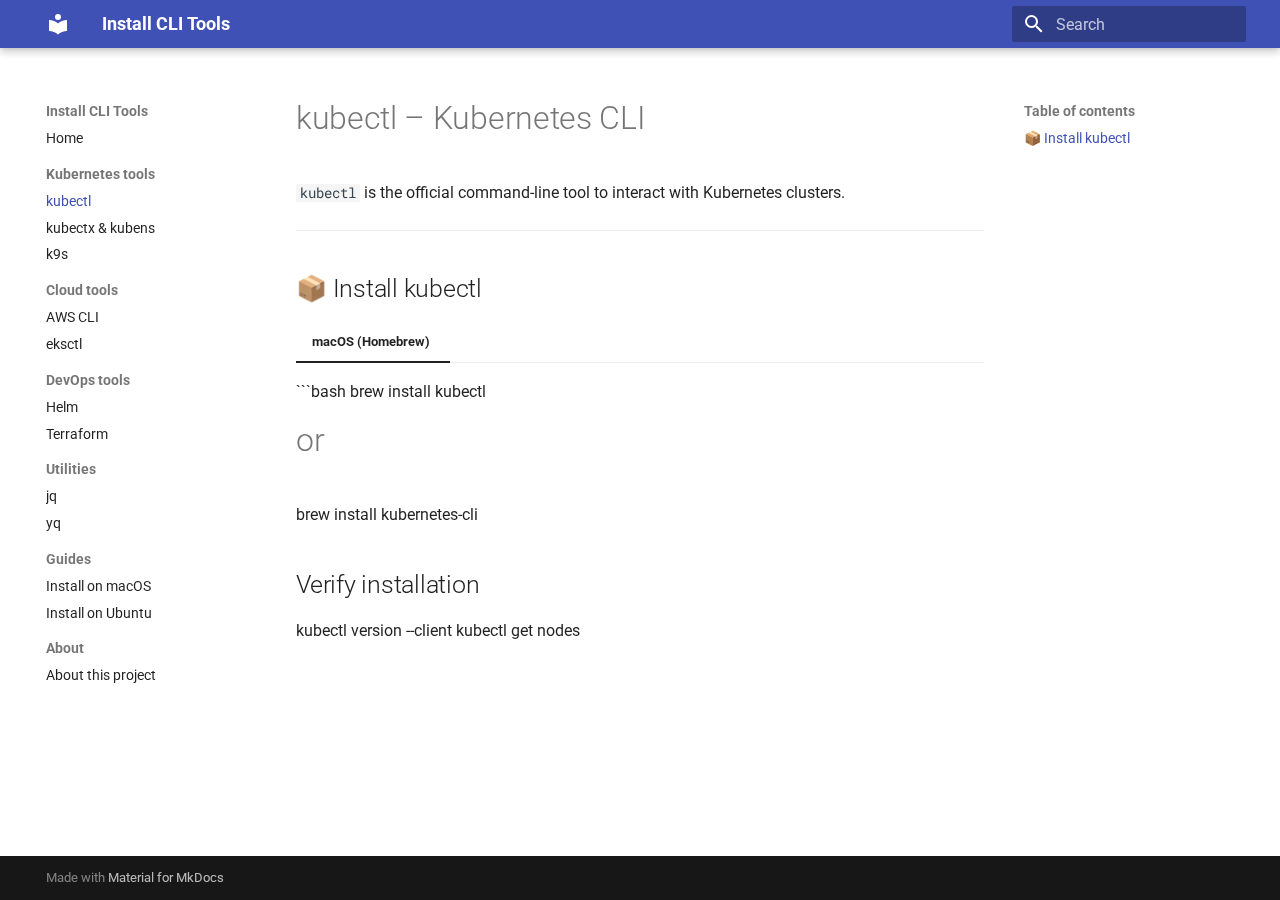
<file: installs/site/tools/kubernetes/kubectl/index.html>
<!doctype html>
<html lang="en" class="no-js">
  <head>
    
      <meta charset="utf-8">
      <meta name="viewport" content="width=device-width,initial-scale=1">
      
        <meta name="description" content="One-stop documentation to install and manage Cloud & DevOps CLI tools.">
      
      
      
        <link rel="canonical" href="https://bala-kubelancer.github.io/Install-cli-tools/tools/kubernetes/kubectl/">
      
      
        <link rel="prev" href="../../..">
      
      
        <link rel="next" href="../../../about/">
      
      
        
      
      
      <link rel="icon" href="../../../assets/images/favicon.png">
      <meta name="generator" content="mkdocs-1.6.1, mkdocs-material-9.7.0">
    
    
      
        <title>kubectl - Install CLI Tools</title>
      
    
    
      <link rel="stylesheet" href="../../../assets/stylesheets/main.618322db.min.css">
      
        
        <link rel="stylesheet" href="../../../assets/stylesheets/palette.ab4e12ef.min.css">
      
      


    
    
      
    
    
      
        
        
        <link rel="preconnect" href="https://fonts.gstatic.com" crossorigin>
        <link rel="stylesheet" href="https://fonts.googleapis.com/css?family=Roboto:300,300i,400,400i,700,700i%7CRoboto+Mono:400,400i,700,700i&display=fallback">
        <style>:root{--md-text-font:"Roboto";--md-code-font:"Roboto Mono"}</style>
      
    
    
    <script>__md_scope=new URL("../../..",location),__md_hash=e=>[...e].reduce(((e,_)=>(e<<5)-e+_.charCodeAt(0)),0),__md_get=(e,_=localStorage,t=__md_scope)=>JSON.parse(_.getItem(t.pathname+"."+e)),__md_set=(e,_,t=localStorage,a=__md_scope)=>{try{t.setItem(a.pathname+"."+e,JSON.stringify(_))}catch(e){}}</script>
    
      

    
    
  </head>
  
  
    
    
      
    
    
    
    
    <body dir="ltr" data-md-color-scheme="default" data-md-color-primary="indigo" data-md-color-accent="deep-purple">
  
    
    <input class="md-toggle" data-md-toggle="drawer" type="checkbox" id="__drawer" autocomplete="off">
    <input class="md-toggle" data-md-toggle="search" type="checkbox" id="__search" autocomplete="off">
    <label class="md-overlay" for="__drawer"></label>
    <div data-md-component="skip">
      
        
        <a href="#kubectl-kubernetes-cli" class="md-skip">
          Skip to content
        </a>
      
    </div>
    <div data-md-component="announce">
      
    </div>
    
    
      

  

<header class="md-header md-header--shadow" data-md-component="header">
  <nav class="md-header__inner md-grid" aria-label="Header">
    <a href="../../.." title="Install CLI Tools" class="md-header__button md-logo" aria-label="Install CLI Tools" data-md-component="logo">
      
  
  <svg xmlns="http://www.w3.org/2000/svg" viewBox="0 0 24 24"><path d="M12 8a3 3 0 0 0 3-3 3 3 0 0 0-3-3 3 3 0 0 0-3 3 3 3 0 0 0 3 3m0 3.54C9.64 9.35 6.5 8 3 8v11c3.5 0 6.64 1.35 9 3.54 2.36-2.19 5.5-3.54 9-3.54V8c-3.5 0-6.64 1.35-9 3.54"/></svg>

    </a>
    <label class="md-header__button md-icon" for="__drawer">
      
      <svg xmlns="http://www.w3.org/2000/svg" viewBox="0 0 24 24"><path d="M3 6h18v2H3zm0 5h18v2H3zm0 5h18v2H3z"/></svg>
    </label>
    <div class="md-header__title" data-md-component="header-title">
      <div class="md-header__ellipsis">
        <div class="md-header__topic">
          <span class="md-ellipsis">
            Install CLI Tools
          </span>
        </div>
        <div class="md-header__topic" data-md-component="header-topic">
          <span class="md-ellipsis">
            
              kubectl
            
          </span>
        </div>
      </div>
    </div>
    
      
        <form class="md-header__option" data-md-component="palette">
  
    
    
    
    <input class="md-option" data-md-color-media="" data-md-color-scheme="default" data-md-color-primary="indigo" data-md-color-accent="deep-purple"  aria-hidden="true"  type="radio" name="__palette" id="__palette_0">
    
  
    
    
    
    <input class="md-option" data-md-color-media="" data-md-color-scheme="slate" data-md-color-primary="indigo" data-md-color-accent="deep-purple"  aria-label="Switch to dark mode"  type="radio" name="__palette" id="__palette_1">
    
      <label class="md-header__button md-icon" title="Switch to dark mode" for="__palette_0" hidden>
        <svg xmlns="http://www.w3.org/2000/svg" viewBox="0 0 24 24"><path d="m17.75 4.09-2.53 1.94.91 3.06-2.63-1.81-2.63 1.81.91-3.06-2.53-1.94L12.44 4l1.06-3 1.06 3zm3.5 6.91-1.64 1.25.59 1.98-1.7-1.17-1.7 1.17.59-1.98L15.75 11l2.06-.05L18.5 9l.69 1.95zm-2.28 4.95c.83-.08 1.72 1.1 1.19 1.85-.32.45-.66.87-1.08 1.27C15.17 23 8.84 23 4.94 19.07c-3.91-3.9-3.91-10.24 0-14.14.4-.4.82-.76 1.27-1.08.75-.53 1.93.36 1.85 1.19-.27 2.86.69 5.83 2.89 8.02a9.96 9.96 0 0 0 8.02 2.89m-1.64 2.02a12.08 12.08 0 0 1-7.8-3.47c-2.17-2.19-3.33-5-3.49-7.82-2.81 3.14-2.7 7.96.31 10.98 3.02 3.01 7.84 3.12 10.98.31"/></svg>
      </label>
    
  
</form>
      
    
    
      <script>var palette=__md_get("__palette");if(palette&&palette.color){if("(prefers-color-scheme)"===palette.color.media){var media=matchMedia("(prefers-color-scheme: light)"),input=document.querySelector(media.matches?"[data-md-color-media='(prefers-color-scheme: light)']":"[data-md-color-media='(prefers-color-scheme: dark)']");palette.color.media=input.getAttribute("data-md-color-media"),palette.color.scheme=input.getAttribute("data-md-color-scheme"),palette.color.primary=input.getAttribute("data-md-color-primary"),palette.color.accent=input.getAttribute("data-md-color-accent")}for(var[key,value]of Object.entries(palette.color))document.body.setAttribute("data-md-color-"+key,value)}</script>
    
    
    
      
      
        <label class="md-header__button md-icon" for="__search">
          
          <svg xmlns="http://www.w3.org/2000/svg" viewBox="0 0 24 24"><path d="M9.5 3A6.5 6.5 0 0 1 16 9.5c0 1.61-.59 3.09-1.56 4.23l.27.27h.79l5 5-1.5 1.5-5-5v-.79l-.27-.27A6.52 6.52 0 0 1 9.5 16 6.5 6.5 0 0 1 3 9.5 6.5 6.5 0 0 1 9.5 3m0 2C7 5 5 7 5 9.5S7 14 9.5 14 14 12 14 9.5 12 5 9.5 5"/></svg>
        </label>
        <div class="md-search" data-md-component="search" role="dialog">
  <label class="md-search__overlay" for="__search"></label>
  <div class="md-search__inner" role="search">
    <form class="md-search__form" name="search">
      <input type="text" class="md-search__input" name="query" aria-label="Search" placeholder="Search" autocapitalize="off" autocorrect="off" autocomplete="off" spellcheck="false" data-md-component="search-query" required>
      <label class="md-search__icon md-icon" for="__search">
        
        <svg xmlns="http://www.w3.org/2000/svg" viewBox="0 0 24 24"><path d="M9.5 3A6.5 6.5 0 0 1 16 9.5c0 1.61-.59 3.09-1.56 4.23l.27.27h.79l5 5-1.5 1.5-5-5v-.79l-.27-.27A6.52 6.52 0 0 1 9.5 16 6.5 6.5 0 0 1 3 9.5 6.5 6.5 0 0 1 9.5 3m0 2C7 5 5 7 5 9.5S7 14 9.5 14 14 12 14 9.5 12 5 9.5 5"/></svg>
        
        <svg xmlns="http://www.w3.org/2000/svg" viewBox="0 0 24 24"><path d="M20 11v2H8l5.5 5.5-1.42 1.42L4.16 12l7.92-7.92L13.5 5.5 8 11z"/></svg>
      </label>
      <nav class="md-search__options" aria-label="Search">
        
        <button type="reset" class="md-search__icon md-icon" title="Clear" aria-label="Clear" tabindex="-1">
          
          <svg xmlns="http://www.w3.org/2000/svg" viewBox="0 0 24 24"><path d="M19 6.41 17.59 5 12 10.59 6.41 5 5 6.41 10.59 12 5 17.59 6.41 19 12 13.41 17.59 19 19 17.59 13.41 12z"/></svg>
        </button>
      </nav>
      
    </form>
    <div class="md-search__output">
      <div class="md-search__scrollwrap" tabindex="0" data-md-scrollfix>
        <div class="md-search-result" data-md-component="search-result">
          <div class="md-search-result__meta">
            Initializing search
          </div>
          <ol class="md-search-result__list" role="presentation"></ol>
        </div>
      </div>
    </div>
  </div>
</div>
      
    
    
  </nav>
  
</header>
    
    <div class="md-container" data-md-component="container">
      
      
        
          
        
      
      <main class="md-main" data-md-component="main">
        <div class="md-main__inner md-grid">
          
            
              
              <div class="md-sidebar md-sidebar--primary" data-md-component="sidebar" data-md-type="navigation" >
                <div class="md-sidebar__scrollwrap">
                  <div class="md-sidebar__inner">
                    



<nav class="md-nav md-nav--primary" aria-label="Navigation" data-md-level="0">
  <label class="md-nav__title" for="__drawer">
    <a href="../../.." title="Install CLI Tools" class="md-nav__button md-logo" aria-label="Install CLI Tools" data-md-component="logo">
      
  
  <svg xmlns="http://www.w3.org/2000/svg" viewBox="0 0 24 24"><path d="M12 8a3 3 0 0 0 3-3 3 3 0 0 0-3-3 3 3 0 0 0-3 3 3 3 0 0 0 3 3m0 3.54C9.64 9.35 6.5 8 3 8v11c3.5 0 6.64 1.35 9 3.54 2.36-2.19 5.5-3.54 9-3.54V8c-3.5 0-6.64 1.35-9 3.54"/></svg>

    </a>
    Install CLI Tools
  </label>
  
  <ul class="md-nav__list" data-md-scrollfix>
    
      
      
  
  
  
  
    <li class="md-nav__item">
      <a href="../../.." class="md-nav__link">
        
  
  
  <span class="md-ellipsis">
    
  
    Home
  

    
  </span>
  
  

      </a>
    </li>
  

    
      
      
  
  
    
  
  
  
    
    
    
    
      
        
        
      
    
    
    <li class="md-nav__item md-nav__item--active md-nav__item--section md-nav__item--nested">
      
        
        
        <input class="md-nav__toggle md-toggle " type="checkbox" id="__nav_2" checked>
        
          
          <label class="md-nav__link" for="__nav_2" id="__nav_2_label" tabindex="">
            
  
  
  <span class="md-ellipsis">
    
  
    Kubernetes tools
  

    
  </span>
  
  

            <span class="md-nav__icon md-icon"></span>
          </label>
        
        <nav class="md-nav" data-md-level="1" aria-labelledby="__nav_2_label" aria-expanded="true">
          <label class="md-nav__title" for="__nav_2">
            <span class="md-nav__icon md-icon"></span>
            
  
    Kubernetes tools
  

          </label>
          <ul class="md-nav__list" data-md-scrollfix>
            
              
                
  
  
    
  
  
  
    <li class="md-nav__item md-nav__item--active">
      
      <input class="md-nav__toggle md-toggle" type="checkbox" id="__toc">
      
      
        
      
      
        <label class="md-nav__link md-nav__link--active" for="__toc">
          
  
  
  <span class="md-ellipsis">
    
  
    kubectl
  

    
  </span>
  
  

          <span class="md-nav__icon md-icon"></span>
        </label>
      
      <a href="./" class="md-nav__link md-nav__link--active">
        
  
  
  <span class="md-ellipsis">
    
  
    kubectl
  

    
  </span>
  
  

      </a>
      
        

<nav class="md-nav md-nav--secondary" aria-label="Table of contents">
  
  
  
    
  
  
    <label class="md-nav__title" for="__toc">
      <span class="md-nav__icon md-icon"></span>
      Table of contents
    </label>
    <ul class="md-nav__list" data-md-component="toc" data-md-scrollfix>
      
        <li class="md-nav__item">
  <a href="#install-kubectl" class="md-nav__link">
    <span class="md-ellipsis">
      
        📦 Install kubectl
      
    </span>
  </a>
  
</li>
      
    </ul>
  
</nav>
      
    </li>
  

              
            
              
                
  
  
  
  
    <li class="md-nav__item">
      <a href="../kubectx-kubens.md" class="md-nav__link">
        
  
  
  <span class="md-ellipsis">
    
  
    kubectx & kubens
  

    
  </span>
  
  

      </a>
    </li>
  

              
            
              
                
  
  
  
  
    <li class="md-nav__item">
      <a href="../k9s.md" class="md-nav__link">
        
  
  
  <span class="md-ellipsis">
    
  
    k9s
  

    
  </span>
  
  

      </a>
    </li>
  

              
            
          </ul>
        </nav>
      
    </li>
  

    
      
      
  
  
  
  
    
    
    
    
      
        
        
      
    
    
    <li class="md-nav__item md-nav__item--section md-nav__item--nested">
      
        
        
        <input class="md-nav__toggle md-toggle " type="checkbox" id="__nav_3" >
        
          
          <label class="md-nav__link" for="__nav_3" id="__nav_3_label" tabindex="">
            
  
  
  <span class="md-ellipsis">
    
  
    Cloud tools
  

    
  </span>
  
  

            <span class="md-nav__icon md-icon"></span>
          </label>
        
        <nav class="md-nav" data-md-level="1" aria-labelledby="__nav_3_label" aria-expanded="false">
          <label class="md-nav__title" for="__nav_3">
            <span class="md-nav__icon md-icon"></span>
            
  
    Cloud tools
  

          </label>
          <ul class="md-nav__list" data-md-scrollfix>
            
              
                
  
  
  
  
    <li class="md-nav__item">
      <a href="../../cloud/aws-cli.md" class="md-nav__link">
        
  
  
  <span class="md-ellipsis">
    
  
    AWS CLI
  

    
  </span>
  
  

      </a>
    </li>
  

              
            
              
                
  
  
  
  
    <li class="md-nav__item">
      <a href="../../cloud/eksctl.md" class="md-nav__link">
        
  
  
  <span class="md-ellipsis">
    
  
    eksctl
  

    
  </span>
  
  

      </a>
    </li>
  

              
            
          </ul>
        </nav>
      
    </li>
  

    
      
      
  
  
  
  
    
    
    
    
      
        
        
      
    
    
    <li class="md-nav__item md-nav__item--section md-nav__item--nested">
      
        
        
        <input class="md-nav__toggle md-toggle " type="checkbox" id="__nav_4" >
        
          
          <label class="md-nav__link" for="__nav_4" id="__nav_4_label" tabindex="">
            
  
  
  <span class="md-ellipsis">
    
  
    DevOps tools
  

    
  </span>
  
  

            <span class="md-nav__icon md-icon"></span>
          </label>
        
        <nav class="md-nav" data-md-level="1" aria-labelledby="__nav_4_label" aria-expanded="false">
          <label class="md-nav__title" for="__nav_4">
            <span class="md-nav__icon md-icon"></span>
            
  
    DevOps tools
  

          </label>
          <ul class="md-nav__list" data-md-scrollfix>
            
              
                
  
  
  
  
    <li class="md-nav__item">
      <a href="../../devops/helm.md" class="md-nav__link">
        
  
  
  <span class="md-ellipsis">
    
  
    Helm
  

    
  </span>
  
  

      </a>
    </li>
  

              
            
              
                
  
  
  
  
    <li class="md-nav__item">
      <a href="../../devops/terraform.md" class="md-nav__link">
        
  
  
  <span class="md-ellipsis">
    
  
    Terraform
  

    
  </span>
  
  

      </a>
    </li>
  

              
            
          </ul>
        </nav>
      
    </li>
  

    
      
      
  
  
  
  
    
    
    
    
      
        
        
      
    
    
    <li class="md-nav__item md-nav__item--section md-nav__item--nested">
      
        
        
        <input class="md-nav__toggle md-toggle " type="checkbox" id="__nav_5" >
        
          
          <label class="md-nav__link" for="__nav_5" id="__nav_5_label" tabindex="">
            
  
  
  <span class="md-ellipsis">
    
  
    Utilities
  

    
  </span>
  
  

            <span class="md-nav__icon md-icon"></span>
          </label>
        
        <nav class="md-nav" data-md-level="1" aria-labelledby="__nav_5_label" aria-expanded="false">
          <label class="md-nav__title" for="__nav_5">
            <span class="md-nav__icon md-icon"></span>
            
  
    Utilities
  

          </label>
          <ul class="md-nav__list" data-md-scrollfix>
            
              
                
  
  
  
  
    <li class="md-nav__item">
      <a href="../../utilities/jq.md" class="md-nav__link">
        
  
  
  <span class="md-ellipsis">
    
  
    jq
  

    
  </span>
  
  

      </a>
    </li>
  

              
            
              
                
  
  
  
  
    <li class="md-nav__item">
      <a href="../../utilities/yq.md" class="md-nav__link">
        
  
  
  <span class="md-ellipsis">
    
  
    yq
  

    
  </span>
  
  

      </a>
    </li>
  

              
            
          </ul>
        </nav>
      
    </li>
  

    
      
      
  
  
  
  
    
    
    
    
      
        
        
      
    
    
    <li class="md-nav__item md-nav__item--section md-nav__item--nested">
      
        
        
        <input class="md-nav__toggle md-toggle " type="checkbox" id="__nav_6" >
        
          
          <label class="md-nav__link" for="__nav_6" id="__nav_6_label" tabindex="">
            
  
  
  <span class="md-ellipsis">
    
  
    Guides
  

    
  </span>
  
  

            <span class="md-nav__icon md-icon"></span>
          </label>
        
        <nav class="md-nav" data-md-level="1" aria-labelledby="__nav_6_label" aria-expanded="false">
          <label class="md-nav__title" for="__nav_6">
            <span class="md-nav__icon md-icon"></span>
            
  
    Guides
  

          </label>
          <ul class="md-nav__list" data-md-scrollfix>
            
              
                
  
  
  
  
    <li class="md-nav__item">
      <a href="../../../guides/install-on-macos.md" class="md-nav__link">
        
  
  
  <span class="md-ellipsis">
    
  
    Install on macOS
  

    
  </span>
  
  

      </a>
    </li>
  

              
            
              
                
  
  
  
  
    <li class="md-nav__item">
      <a href="../../../guides/install-on-ubuntu.md" class="md-nav__link">
        
  
  
  <span class="md-ellipsis">
    
  
    Install on Ubuntu
  

    
  </span>
  
  

      </a>
    </li>
  

              
            
          </ul>
        </nav>
      
    </li>
  

    
      
      
  
  
  
  
    
    
    
    
      
        
        
      
    
    
    <li class="md-nav__item md-nav__item--section md-nav__item--nested">
      
        
        
        <input class="md-nav__toggle md-toggle " type="checkbox" id="__nav_7" >
        
          
          <label class="md-nav__link" for="__nav_7" id="__nav_7_label" tabindex="">
            
  
  
  <span class="md-ellipsis">
    
  
    About
  

    
  </span>
  
  

            <span class="md-nav__icon md-icon"></span>
          </label>
        
        <nav class="md-nav" data-md-level="1" aria-labelledby="__nav_7_label" aria-expanded="false">
          <label class="md-nav__title" for="__nav_7">
            <span class="md-nav__icon md-icon"></span>
            
  
    About
  

          </label>
          <ul class="md-nav__list" data-md-scrollfix>
            
              
                
  
  
  
  
    <li class="md-nav__item">
      <a href="../../../about/" class="md-nav__link">
        
  
  
  <span class="md-ellipsis">
    
  
    About this project
  

    
  </span>
  
  

      </a>
    </li>
  

              
            
          </ul>
        </nav>
      
    </li>
  

    
  </ul>
</nav>
                  </div>
                </div>
              </div>
            
            
              
              <div class="md-sidebar md-sidebar--secondary" data-md-component="sidebar" data-md-type="toc" >
                <div class="md-sidebar__scrollwrap">
                  <div class="md-sidebar__inner">
                    

<nav class="md-nav md-nav--secondary" aria-label="Table of contents">
  
  
  
    
  
  
    <label class="md-nav__title" for="__toc">
      <span class="md-nav__icon md-icon"></span>
      Table of contents
    </label>
    <ul class="md-nav__list" data-md-component="toc" data-md-scrollfix>
      
        <li class="md-nav__item">
  <a href="#install-kubectl" class="md-nav__link">
    <span class="md-ellipsis">
      
        📦 Install kubectl
      
    </span>
  </a>
  
</li>
      
    </ul>
  
</nav>
                  </div>
                </div>
              </div>
            
          
          
            <div class="md-content" data-md-component="content">
              
              <article class="md-content__inner md-typeset">
                
                  



<h1 id="kubectl-kubernetes-cli">kubectl – Kubernetes CLI<a class="headerlink" href="#kubectl-kubernetes-cli" title="Permanent link">&para;</a></h1>
<p><code>kubectl</code> is the official command-line tool to interact with Kubernetes clusters.</p>
<hr />
<h2 id="install-kubectl">📦 Install kubectl<a class="headerlink" href="#install-kubectl" title="Permanent link">&para;</a></h2>
<div class="tabbed-set tabbed-alternate" data-tabs="1:1"><input checked="checked" id="__tabbed_1_1" name="__tabbed_1" type="radio" /><div class="tabbed-labels"><label for="__tabbed_1_1">macOS (Homebrew)</label></div>
<div class="tabbed-content">
<div class="tabbed-block"></div>
</div>
</div>
<p>```bash
brew install kubectl</p>
<h1 id="or">or<a class="headerlink" href="#or" title="Permanent link">&para;</a></h1>
<p>brew install kubernetes-cli</p>
<h2 id="verify-installation">Verify installation<a class="headerlink" href="#verify-installation" title="Permanent link">&para;</a></h2>
<p>kubectl version --client
kubectl get nodes</p>












                
              </article>
            </div>
          
          
<script>var target=document.getElementById(location.hash.slice(1));target&&target.name&&(target.checked=target.name.startsWith("__tabbed_"))</script>
        </div>
        
          <button type="button" class="md-top md-icon" data-md-component="top" hidden>
  
  <svg xmlns="http://www.w3.org/2000/svg" viewBox="0 0 24 24"><path d="M13 20h-2V8l-5.5 5.5-1.42-1.42L12 4.16l7.92 7.92-1.42 1.42L13 8z"/></svg>
  Back to top
</button>
        
      </main>
      
        <footer class="md-footer">
  
  <div class="md-footer-meta md-typeset">
    <div class="md-footer-meta__inner md-grid">
      <div class="md-copyright">
  
  
    Made with
    <a href="https://squidfunk.github.io/mkdocs-material/" target="_blank" rel="noopener">
      Material for MkDocs
    </a>
  
</div>
      
    </div>
  </div>
</footer>
      
    </div>
    <div class="md-dialog" data-md-component="dialog">
      <div class="md-dialog__inner md-typeset"></div>
    </div>
    
    
    
      
      
      <script id="__config" type="application/json">{"annotate": null, "base": "../../..", "features": ["navigation.instant", "navigation.sections", "navigation.top", "content.code.copy", "search.highlight"], "search": "../../../assets/javascripts/workers/search.7a47a382.min.js", "tags": null, "translations": {"clipboard.copied": "Copied to clipboard", "clipboard.copy": "Copy to clipboard", "search.result.more.one": "1 more on this page", "search.result.more.other": "# more on this page", "search.result.none": "No matching documents", "search.result.one": "1 matching document", "search.result.other": "# matching documents", "search.result.placeholder": "Type to start searching", "search.result.term.missing": "Missing", "select.version": "Select version"}, "version": null}</script>
    
    
      <script src="../../../assets/javascripts/bundle.e71a0d61.min.js"></script>
      
    
  </body>
</html>
</file>
<file: installs/site/assets/stylesheets/main.618322db.min.css>
@charset "UTF-8";html{-webkit-text-size-adjust:none;-moz-text-size-adjust:none;text-size-adjust:none;box-sizing:border-box}*,:after,:before{box-sizing:inherit}@media (prefers-reduced-motion){*,:after,:before{transition:none!important}}body{margin:0}a,button,input,label{-webkit-tap-highlight-color:transparent}a{color:inherit;text-decoration:none}hr{border:0;box-sizing:initial;display:block;height:.05rem;overflow:visible;padding:0}small{font-size:80%}sub,sup{line-height:1em}img{border-style:none}table{border-collapse:initial;border-spacing:0}td,th{font-weight:400;vertical-align:top}button{background:#0000;border:0;font-family:inherit;font-size:inherit;margin:0;padding:0}input{border:0;outline:none}:root{--md-primary-fg-color:#4051b5;--md-primary-fg-color--light:#5d6cc0;--md-primary-fg-color--dark:#303fa1;--md-primary-bg-color:#fff;--md-primary-bg-color--light:#ffffffb3;--md-accent-fg-color:#526cfe;--md-accent-fg-color--transparent:#526cfe1a;--md-accent-bg-color:#fff;--md-accent-bg-color--light:#ffffffb3}[data-md-color-scheme=default]{color-scheme:light}[data-md-color-scheme=default] img[src$="#gh-dark-mode-only"],[data-md-color-scheme=default] img[src$="#only-dark"]{display:none}:root,[data-md-color-scheme=default]{--md-hue:225deg;--md-default-fg-color:#000000de;--md-default-fg-color--light:#0000008a;--md-default-fg-color--lighter:#00000052;--md-default-fg-color--lightest:#00000012;--md-default-bg-color:#fff;--md-default-bg-color--light:#ffffffb3;--md-default-bg-color--lighter:#ffffff4d;--md-default-bg-color--lightest:#ffffff1f;--md-code-fg-color:#36464e;--md-code-bg-color:#f5f5f5;--md-code-bg-color--light:#f5f5f5b3;--md-code-bg-color--lighter:#f5f5f54d;--md-code-hl-color:#4287ff;--md-code-hl-color--light:#4287ff1a;--md-code-hl-number-color:#d52a2a;--md-code-hl-special-color:#db1457;--md-code-hl-function-color:#a846b9;--md-code-hl-constant-color:#6e59d9;--md-code-hl-keyword-color:#3f6ec6;--md-code-hl-string-color:#1c7d4d;--md-code-hl-name-color:var(--md-code-fg-color);--md-code-hl-operator-color:var(--md-default-fg-color--light);--md-code-hl-punctuation-color:var(--md-default-fg-color--light);--md-code-hl-comment-color:var(--md-default-fg-color--light);--md-code-hl-generic-color:var(--md-default-fg-color--light);--md-code-hl-variable-color:var(--md-default-fg-color--light);--md-typeset-color:var(--md-default-fg-color);--md-typeset-a-color:var(--md-primary-fg-color);--md-typeset-del-color:#f5503d26;--md-typeset-ins-color:#0bd57026;--md-typeset-kbd-color:#fafafa;--md-typeset-kbd-accent-color:#fff;--md-typeset-kbd-border-color:#b8b8b8;--md-typeset-mark-color:#ffff0080;--md-typeset-table-color:#0000001f;--md-typeset-table-color--light:rgba(0,0,0,.035);--md-admonition-fg-color:var(--md-default-fg-color);--md-admonition-bg-color:var(--md-default-bg-color);--md-warning-fg-color:#000000de;--md-warning-bg-color:#ff9;--md-footer-fg-color:#fff;--md-footer-fg-color--light:#ffffffb3;--md-footer-fg-color--lighter:#ffffff73;--md-footer-bg-color:#000000de;--md-footer-bg-color--dark:#00000052;--md-shadow-z1:0 0.2rem 0.5rem #0000000d,0 0 0.05rem #0000001a;--md-shadow-z2:0 0.2rem 0.5rem #0000001a,0 0 0.05rem #00000040;--md-shadow-z3:0 0.2rem 0.5rem #0003,0 0 0.05rem #00000059}.md-icon svg{fill:currentcolor;display:block;height:1.2rem;width:1.2rem}body{-webkit-font-smoothing:antialiased;-moz-osx-font-smoothing:grayscale;--md-text-font-family:var(--md-text-font,_),-apple-system,BlinkMacSystemFont,Helvetica,Arial,sans-serif;--md-code-font-family:var(--md-code-font,_),SFMono-Regular,Consolas,Menlo,monospace}aside,body,input{font-feature-settings:"kern","liga";color:var(--md-typeset-color);font-family:var(--md-text-font-family)}code,kbd,pre{font-feature-settings:"kern";font-family:var(--md-code-font-family)}:root{--md-typeset-table-sort-icon:url('data:image/svg+xml;charset=utf-8,<svg xmlns="http://www.w3.org/2000/svg" viewBox="0 0 24 24"><path d="m18 21-4-4h3V7h-3l4-4 4 4h-3v10h3M2 19v-2h10v2M2 13v-2h7v2M2 7V5h4v2z"/></svg>');--md-typeset-table-sort-icon--asc:url('data:image/svg+xml;charset=utf-8,<svg xmlns="http://www.w3.org/2000/svg" viewBox="0 0 24 24"><path d="M19 17h3l-4 4-4-4h3V3h2M2 17h10v2H2M6 5v2H2V5m0 6h7v2H2z"/></svg>');--md-typeset-table-sort-icon--desc:url('data:image/svg+xml;charset=utf-8,<svg xmlns="http://www.w3.org/2000/svg" viewBox="0 0 24 24"><path d="M19 7h3l-4-4-4 4h3v14h2M2 17h10v2H2M6 5v2H2V5m0 6h7v2H2z"/></svg>')}.md-typeset{-webkit-print-color-adjust:exact;color-adjust:exact;font-size:.8rem;line-height:1.6;overflow-wrap:break-word}@media print{.md-typeset{font-size:.68rem}}.md-typeset blockquote,.md-typeset dl,.md-typeset figure,.md-typeset ol,.md-typeset pre,.md-typeset ul{margin-bottom:1em;margin-top:1em}.md-typeset h1{color:var(--md-default-fg-color--light);font-size:2em;line-height:1.3;margin:0 0 1.25em}.md-typeset h1,.md-typeset h2{font-weight:300;letter-spacing:-.01em}.md-typeset h2{font-size:1.5625em;line-height:1.4;margin:1.6em 0 .64em}.md-typeset h3{font-size:1.25em;font-weight:400;letter-spacing:-.01em;line-height:1.5;margin:1.6em 0 .8em}.md-typeset h2+h3{margin-top:.8em}.md-typeset h4{font-weight:700;letter-spacing:-.01em;margin:1em 0}.md-typeset h5,.md-typeset h6{color:var(--md-default-fg-color--light);font-size:.8em;font-weight:700;letter-spacing:-.01em;margin:1.25em 0}.md-typeset h5{text-transform:uppercase}.md-typeset h5 code{text-transform:none}.md-typeset hr{border-bottom:.05rem solid var(--md-default-fg-color--lightest);display:flow-root;margin:1.5em 0}.md-typeset a{color:var(--md-typeset-a-color);word-break:break-word}.md-typeset a,.md-typeset a:before{transition:color 125ms}.md-typeset a:focus,.md-typeset a:hover{color:var(--md-accent-fg-color)}.md-typeset a:focus code,.md-typeset a:hover code{background-color:var(--md-accent-fg-color--transparent);color:var(--md-accent-fg-color)}.md-typeset a code{color:var(--md-typeset-a-color)}.md-typeset a.focus-visible{outline-color:var(--md-accent-fg-color);outline-offset:.2rem}.md-typeset code,.md-typeset kbd,.md-typeset pre{color:var(--md-code-fg-color);direction:ltr;font-variant-ligatures:none;transition:background-color 125ms}@media print{.md-typeset code,.md-typeset kbd,.md-typeset pre{white-space:pre-wrap}}.md-typeset code{background-color:var(--md-code-bg-color);border-radius:.1rem;-webkit-box-decoration-break:clone;box-decoration-break:clone;font-size:.85em;padding:0 .2941176471em;transition:color 125ms,background-color 125ms;word-break:break-word}.md-typeset code:not(.focus-visible){-webkit-tap-highlight-color:transparent;outline:none}.md-typeset pre{display:flow-root;line-height:1.4;position:relative}.md-typeset pre>code{-webkit-box-decoration-break:slice;box-decoration-break:slice;box-shadow:none;display:block;margin:0;outline-color:var(--md-accent-fg-color);overflow:auto;padding:.7720588235em 1.1764705882em;scrollbar-color:var(--md-default-fg-color--lighter) #0000;scrollbar-width:thin;touch-action:auto;word-break:normal}.md-typeset pre>code:hover{scrollbar-color:var(--md-accent-fg-color) #0000}.md-typeset pre>code::-webkit-scrollbar{height:.2rem;width:.2rem}.md-typeset pre>code::-webkit-scrollbar-thumb{background-color:var(--md-default-fg-color--lighter)}.md-typeset pre>code::-webkit-scrollbar-thumb:hover{background-color:var(--md-accent-fg-color)}.md-typeset kbd{background-color:var(--md-typeset-kbd-color);border-radius:.1rem;box-shadow:0 .1rem 0 .05rem var(--md-typeset-kbd-border-color),0 .1rem 0 var(--md-typeset-kbd-border-color),0 -.1rem .2rem var(--md-typeset-kbd-accent-color) inset;color:var(--md-default-fg-color);display:inline-block;font-size:.75em;padding:0 .6666666667em;vertical-align:text-top;word-break:break-word}.md-typeset mark{background-color:var(--md-typeset-mark-color);-webkit-box-decoration-break:clone;box-decoration-break:clone;color:inherit;word-break:break-word}.md-typeset abbr{cursor:help;text-decoration:none}.md-typeset [data-preview],.md-typeset abbr{border-bottom:.05rem dotted var(--md-default-fg-color--light)}.md-typeset small{opacity:.75}[dir=ltr] .md-typeset sub,[dir=ltr] .md-typeset sup{margin-left:.078125em}[dir=rtl] .md-typeset sub,[dir=rtl] .md-typeset sup{margin-right:.078125em}[dir=ltr] .md-typeset blockquote{padding-left:.6rem}[dir=rtl] .md-typeset blockquote{padding-right:.6rem}[dir=ltr] .md-typeset blockquote{border-left:.2rem solid var(--md-default-fg-color--lighter)}[dir=rtl] .md-typeset blockquote{border-right:.2rem solid var(--md-default-fg-color--lighter)}.md-typeset blockquote{color:var(--md-default-fg-color--light);margin-left:0;margin-right:0}.md-typeset ul{list-style-type:disc}.md-typeset ul[type]{list-style-type:revert-layer}[dir=ltr] .md-typeset ol,[dir=ltr] .md-typeset ul{margin-left:.625em}[dir=rtl] .md-typeset ol,[dir=rtl] .md-typeset ul{margin-right:.625em}.md-typeset ol,.md-typeset ul{padding:0}.md-typeset ol:not([hidden]),.md-typeset ul:not([hidden]){display:flow-root}.md-typeset ol ol,.md-typeset ul ol{list-style-type:lower-alpha}.md-typeset ol ol ol,.md-typeset ul ol ol{list-style-type:lower-roman}.md-typeset ol ol ol ol,.md-typeset ul ol ol ol{list-style-type:upper-alpha}.md-typeset ol ol ol ol ol,.md-typeset ul ol ol ol ol{list-style-type:upper-roman}.md-typeset ol[type],.md-typeset ul[type]{list-style-type:revert-layer}[dir=ltr] .md-typeset ol li,[dir=ltr] .md-typeset ul li{margin-left:1.25em}[dir=rtl] .md-typeset ol li,[dir=rtl] .md-typeset ul li{margin-right:1.25em}.md-typeset ol li,.md-typeset ul li{margin-bottom:.5em}.md-typeset ol li blockquote,.md-typeset ol li p,.md-typeset ul li blockquote,.md-typeset ul li p{margin:.5em 0}.md-typeset ol li:last-child,.md-typeset ul li:last-child{margin-bottom:0}[dir=ltr] .md-typeset ol li ol,[dir=ltr] .md-typeset ol li ul,[dir=ltr] .md-typeset ul li ol,[dir=ltr] .md-typeset ul li ul{margin-left:.625em}[dir=rtl] .md-typeset ol li ol,[dir=rtl] .md-typeset ol li ul,[dir=rtl] .md-typeset ul li ol,[dir=rtl] .md-typeset ul li ul{margin-right:.625em}.md-typeset ol li ol,.md-typeset ol li ul,.md-typeset ul li ol,.md-typeset ul li ul{margin-bottom:.5em;margin-top:.5em}[dir=ltr] .md-typeset dd{margin-left:1.875em}[dir=rtl] .md-typeset dd{margin-right:1.875em}.md-typeset dd{margin-bottom:1.5em;margin-top:1em}.md-typeset img,.md-typeset svg,.md-typeset video{height:auto;max-width:100%}.md-typeset img[align=left]{margin:1em 1em 1em 0}.md-typeset img[align=right]{margin:1em 0 1em 1em}.md-typeset img[align]:only-child{margin-top:0}.md-typeset figure{display:flow-root;margin:1em auto;max-width:100%;text-align:center;width:fit-content}.md-typeset figure img{display:block;margin:0 auto}.md-typeset figcaption{font-style:italic;margin:1em auto;max-width:24rem}.md-typeset iframe{max-width:100%}.md-typeset table:not([class]){background-color:var(--md-default-bg-color);border:.05rem solid var(--md-typeset-table-color);border-radius:.1rem;display:inline-block;font-size:.64rem;max-width:100%;overflow:auto;touch-action:auto}@media print{.md-typeset table:not([class]){display:table}}.md-typeset table:not([class])+*{margin-top:1.5em}.md-typeset table:not([class]) td>:first-child,.md-typeset table:not([class]) th>:first-child{margin-top:0}.md-typeset table:not([class]) td>:last-child,.md-typeset table:not([class]) th>:last-child{margin-bottom:0}.md-typeset table:not([class]) td:not([align]),.md-typeset table:not([class]) th:not([align]){text-align:left}[dir=rtl] .md-typeset table:not([class]) td:not([align]),[dir=rtl] .md-typeset table:not([class]) th:not([align]){text-align:right}.md-typeset table:not([class]) th{font-weight:700;min-width:5rem;padding:.9375em 1.25em;vertical-align:top}.md-typeset table:not([class]) td{border-top:.05rem solid var(--md-typeset-table-color);padding:.9375em 1.25em;vertical-align:top}.md-typeset table:not([class]) tbody tr{transition:background-color 125ms}.md-typeset table:not([class]) tbody tr:hover{background-color:var(--md-typeset-table-color--light);box-shadow:0 .05rem 0 var(--md-default-bg-color) inset}.md-typeset table:not([class]) a{word-break:normal}.md-typeset table th[role=columnheader]{cursor:pointer}[dir=ltr] .md-typeset table th[role=columnheader]:after{margin-left:.5em}[dir=rtl] .md-typeset table th[role=columnheader]:after{margin-right:.5em}.md-typeset table th[role=columnheader]:after{content:"";display:inline-block;height:1.2em;-webkit-mask-image:var(--md-typeset-table-sort-icon);mask-image:var(--md-typeset-table-sort-icon);-webkit-mask-repeat:no-repeat;mask-repeat:no-repeat;-webkit-mask-size:contain;mask-size:contain;transition:background-color 125ms;vertical-align:text-bottom;width:1.2em}.md-typeset table th[role=columnheader]:hover:after{background-color:var(--md-default-fg-color--lighter)}.md-typeset table th[role=columnheader][aria-sort=ascending]:after{background-color:var(--md-default-fg-color--light);-webkit-mask-image:var(--md-typeset-table-sort-icon--asc);mask-image:var(--md-typeset-table-sort-icon--asc)}.md-typeset table th[role=columnheader][aria-sort=descending]:after{background-color:var(--md-default-fg-color--light);-webkit-mask-image:var(--md-typeset-table-sort-icon--desc);mask-image:var(--md-typeset-table-sort-icon--desc)}.md-typeset__scrollwrap{margin:1em -.8rem;overflow-x:auto;touch-action:auto}.md-typeset__table{display:inline-block;margin-bottom:.5em;padding:0 .8rem}@media print{.md-typeset__table{display:block}}html .md-typeset__table table{display:table;margin:0;overflow:hidden;width:100%}@media screen and (max-width:44.984375em){.md-content__inner>pre{margin:1em -.8rem}.md-content__inner>pre code{border-radius:0}}.md-typeset .md-author{border-radius:100%;display:block;flex-shrink:0;height:1.6rem;overflow:hidden;position:relative;transition:color 125ms,transform 125ms;width:1.6rem}.md-typeset .md-author img{display:block}.md-typeset .md-author--more{background:var(--md-default-fg-color--lightest);color:var(--md-default-fg-color--lighter);font-size:.6rem;font-weight:700;line-height:1.6rem;text-align:center}.md-typeset .md-author--long{height:2.4rem;width:2.4rem}.md-typeset a.md-author{transform:scale(1)}.md-typeset a.md-author img{border-radius:100%;filter:grayscale(100%) opacity(75%);transition:filter 125ms}.md-typeset a.md-author:focus,.md-typeset a.md-author:hover{transform:scale(1.1);z-index:1}.md-typeset a.md-author:focus img,.md-typeset a.md-author:hover img{filter:grayscale(0)}.md-banner{background-color:var(--md-footer-bg-color);color:var(--md-footer-fg-color);overflow:auto}@media print{.md-banner{display:none}}.md-banner--warning{background-color:var(--md-warning-bg-color);color:var(--md-warning-fg-color)}.md-banner__inner{font-size:.7rem;margin:.6rem auto;padding:0 .8rem}[dir=ltr] .md-banner__button{float:right}[dir=rtl] .md-banner__button{float:left}.md-banner__button{color:inherit;cursor:pointer;transition:opacity .25s}.no-js .md-banner__button{display:none}.md-banner__button:hover{opacity:.7}html{font-size:125%;height:100%;overflow-x:hidden}@media screen and (min-width:100em){html{font-size:137.5%}}@media screen and (min-width:125em){html{font-size:150%}}body{background-color:var(--md-default-bg-color);display:flex;flex-direction:column;font-size:.5rem;min-height:100%;position:relative;width:100%}@media print{body{display:block}}@media screen and (max-width:59.984375em){body[data-md-scrolllock]{position:fixed}}.md-grid{margin-left:auto;margin-right:auto;max-width:61rem}.md-container{display:flex;flex-direction:column;flex-grow:1}@media print{.md-container{display:block}}.md-main{flex-grow:1}.md-main__inner{display:flex;height:100%;margin-top:1.5rem}.md-ellipsis{overflow:hidden;text-overflow:ellipsis}.md-toggle{display:none}.md-option{height:0;opacity:0;position:absolute;width:0}.md-option:checked+label:not([hidden]){display:block}.md-option.focus-visible+label{outline-color:var(--md-accent-fg-color);outline-style:auto}.md-skip{background-color:var(--md-default-fg-color);border-radius:.1rem;color:var(--md-default-bg-color);font-size:.64rem;margin:.5rem;opacity:0;outline-color:var(--md-accent-fg-color);padding:.3rem .5rem;position:fixed;transform:translateY(.4rem);z-index:-1}.md-skip:focus{opacity:1;transform:translateY(0);transition:transform .25s cubic-bezier(.4,0,.2,1),opacity 175ms 75ms;z-index:10}@page{margin:25mm}:root{--md-clipboard-icon:url('data:image/svg+xml;charset=utf-8,<svg xmlns="http://www.w3.org/2000/svg" viewBox="0 0 24 24"><path d="M19 21H8V7h11m0-2H8a2 2 0 0 0-2 2v14a2 2 0 0 0 2 2h11a2 2 0 0 0 2-2V7a2 2 0 0 0-2-2m-3-4H4a2 2 0 0 0-2 2v14h2V3h12z"/></svg>')}.md-clipboard{border-radius:.1rem;color:var(--md-default-fg-color--lightest);cursor:pointer;height:1.5em;outline-color:var(--md-accent-fg-color);outline-offset:.1rem;transition:color .25s;width:1.5em;z-index:1}@media print{.md-clipboard{display:none}}.md-clipboard:not(.focus-visible){-webkit-tap-highlight-color:transparent;outline:none}:hover>.md-clipboard{color:var(--md-default-fg-color--light)}.md-clipboard:focus,.md-clipboard:hover{color:var(--md-accent-fg-color)}.md-clipboard:after{background-color:currentcolor;content:"";display:block;height:1.125em;margin:0 auto;-webkit-mask-image:var(--md-clipboard-icon);mask-image:var(--md-clipboard-icon);-webkit-mask-position:center;mask-position:center;-webkit-mask-repeat:no-repeat;mask-repeat:no-repeat;-webkit-mask-size:contain;mask-size:contain;width:1.125em}.md-clipboard--inline{cursor:pointer}.md-clipboard--inline code{transition:color .25s,background-color .25s}.md-clipboard--inline:focus code,.md-clipboard--inline:hover code{background-color:var(--md-accent-fg-color--transparent);color:var(--md-accent-fg-color)}:root{--md-code-select-icon:url('data:image/svg+xml;charset=utf-8,<svg xmlns="http://www.w3.org/2000/svg" viewBox="0 0 24 24"><path d="M19 19h-4v2h4c1.1 0 2-.9 2-2v-4h-2m0-12h-4v2h4v4h2V5c0-1.1-.9-2-2-2M5 5h4V3H5c-1.1 0-2 .9-2 2v4h2m0 6H3v4c0 1.1.9 2 2 2h4v-2H5zm2-4h2v2H7zm4 0h2v2h-2zm4 0h2v2h-2zM7 7h2v2H7zm4 0h2v2h-2zm4 0h2v2h-2zm-8 8h2v2H7zm4 0h2v2h-2zm4 0h2v2h-2z"/></svg>');--md-code-copy-icon:url('data:image/svg+xml;charset=utf-8,<svg xmlns="http://www.w3.org/2000/svg" viewBox="0 0 24 24"><path d="M19 21H8V7h11m0-2H8a2 2 0 0 0-2 2v14a2 2 0 0 0 2 2h11a2 2 0 0 0 2-2V7a2 2 0 0 0-2-2m-3-4H4a2 2 0 0 0-2 2v14h2V3h12z"/></svg>')}.md-typeset .md-code__content{display:grid}.md-code__nav{background-color:var(--md-code-bg-color--lighter);border-radius:.1rem;display:flex;gap:.2rem;padding:.2rem;position:absolute;right:.25em;top:.25em;transition:background-color .25s;z-index:1}:hover>.md-code__nav{background-color:var(--md-code-bg-color--light)}.md-code__button{color:var(--md-default-fg-color--lightest);cursor:pointer;display:block;height:1.5em;outline-color:var(--md-accent-fg-color);outline-offset:.1rem;transition:color .25s;width:1.5em}:hover>*>.md-code__button{color:var(--md-default-fg-color--light)}.md-code__button.focus-visible,.md-code__button:hover{color:var(--md-accent-fg-color)}.md-code__button--active{color:var(--md-default-fg-color)!important}.md-code__button:after{background-color:currentcolor;content:"";display:block;height:1.125em;margin:0 auto;-webkit-mask-position:center;mask-position:center;-webkit-mask-repeat:no-repeat;mask-repeat:no-repeat;-webkit-mask-size:contain;mask-size:contain;width:1.125em}.md-code__button[data-md-type=select]:after{-webkit-mask-image:var(--md-code-select-icon);mask-image:var(--md-code-select-icon)}.md-code__button[data-md-type=copy]:after{-webkit-mask-image:var(--md-code-copy-icon);mask-image:var(--md-code-copy-icon)}@keyframes consent{0%{opacity:0;transform:translateY(100%)}to{opacity:1;transform:translateY(0)}}@keyframes overlay{0%{opacity:0}to{opacity:1}}.md-consent__overlay{animation:overlay .25s both;-webkit-backdrop-filter:blur(.1rem);backdrop-filter:blur(.1rem);background-color:#0000008a;height:100%;opacity:1;position:fixed;top:0;width:100%;z-index:5}.md-consent__inner{animation:consent .5s cubic-bezier(.1,.7,.1,1) both;background-color:var(--md-default-bg-color);border:0;border-radius:.1rem;bottom:0;box-shadow:0 0 .2rem #0000001a,0 .2rem .4rem #0003;max-height:100%;overflow:auto;padding:0;position:fixed;width:100%;z-index:5}.md-consent__form{padding:.8rem}.md-consent__settings{display:none;margin:1em 0}input:checked+.md-consent__settings{display:block}.md-consent__controls{margin-bottom:.8rem}.md-typeset .md-consent__controls .md-button{display:inline}@media screen and (max-width:44.984375em){.md-typeset .md-consent__controls .md-button{display:block;margin-top:.4rem;text-align:center;width:100%}}.md-consent label{cursor:pointer}.md-content{flex-grow:1;min-width:0}.md-content__inner{margin:0 .8rem 1.2rem;padding-top:.6rem}@media screen and (min-width:76.25em){[dir=ltr] .md-sidebar--primary:not([hidden])~.md-content>.md-content__inner{margin-left:1.2rem}[dir=ltr] .md-sidebar--secondary:not([hidden])~.md-content>.md-content__inner,[dir=rtl] .md-sidebar--primary:not([hidden])~.md-content>.md-content__inner{margin-right:1.2rem}[dir=rtl] .md-sidebar--secondary:not([hidden])~.md-content>.md-content__inner{margin-left:1.2rem}}.md-content__inner:before{content:"";display:block;height:.4rem}.md-content__inner>:last-child{margin-bottom:0}[dir=ltr] .md-content__button{float:right}[dir=rtl] .md-content__button{float:left}[dir=ltr] .md-content__button{margin-left:.4rem}[dir=rtl] .md-content__button{margin-right:.4rem}.md-content__button{margin:.4rem 0;padding:0}@media print{.md-content__button{display:none}}.md-typeset .md-content__button{color:var(--md-default-fg-color--lighter)}.md-content__button svg{display:inline;vertical-align:top}[dir=rtl] .md-content__button svg{transform:scaleX(-1)}[dir=ltr] .md-dialog{right:.8rem}[dir=rtl] .md-dialog{left:.8rem}.md-dialog{background-color:var(--md-default-fg-color);border-radius:.1rem;bottom:.8rem;box-shadow:var(--md-shadow-z3);min-width:11.1rem;opacity:0;padding:.4rem .6rem;pointer-events:none;position:fixed;transform:translateY(100%);transition:transform 0ms .4s,opacity .4s;z-index:4}@media print{.md-dialog{display:none}}.md-dialog--active{opacity:1;pointer-events:auto;transform:translateY(0);transition:transform .4s cubic-bezier(.075,.85,.175,1),opacity .4s}.md-dialog__inner{color:var(--md-default-bg-color);font-size:.7rem}.md-feedback{margin:2em 0 1em;text-align:center}.md-feedback fieldset{border:none;margin:0;padding:0}.md-feedback__title{font-weight:700;margin:1em auto}.md-feedback__inner{position:relative}.md-feedback__list{display:flex;flex-wrap:wrap;place-content:baseline center;position:relative}.md-feedback__list:hover .md-icon:not(:disabled){color:var(--md-default-fg-color--lighter)}:disabled .md-feedback__list{min-height:1.8rem}.md-feedback__icon{color:var(--md-default-fg-color--light);cursor:pointer;flex-shrink:0;margin:0 .1rem;transition:color 125ms}.md-feedback__icon:not(:disabled).md-icon:hover{color:var(--md-accent-fg-color)}.md-feedback__icon:disabled{color:var(--md-default-fg-color--lightest);pointer-events:none}.md-feedback__note{opacity:0;position:relative;transform:translateY(.4rem);transition:transform .4s cubic-bezier(.1,.7,.1,1),opacity .15s}.md-feedback__note>*{margin:0 auto;max-width:16rem}:disabled .md-feedback__note{opacity:1;transform:translateY(0)}@media print{.md-feedback{display:none}}.md-footer{background-color:var(--md-footer-bg-color);color:var(--md-footer-fg-color)}@media print{.md-footer{display:none}}.md-footer__inner{justify-content:space-between;overflow:auto;padding:.2rem}.md-footer__inner:not([hidden]){display:flex}.md-footer__link{align-items:end;display:flex;flex-grow:0.01;margin-bottom:.4rem;margin-top:1rem;max-width:100%;outline-color:var(--md-accent-fg-color);overflow:hidden;transition:opacity .25s}.md-footer__link:focus,.md-footer__link:hover{opacity:.7}[dir=rtl] .md-footer__link svg{transform:scaleX(-1)}@media screen and (max-width:44.984375em){.md-footer__link--prev{flex-shrink:0}.md-footer__link--prev .md-footer__title{display:none}}[dir=ltr] .md-footer__link--next{margin-left:auto}[dir=rtl] .md-footer__link--next{margin-right:auto}.md-footer__link--next{text-align:right}[dir=rtl] .md-footer__link--next{text-align:left}.md-footer__title{flex-grow:1;font-size:.9rem;margin-bottom:.7rem;max-width:calc(100% - 2.4rem);padding:0 1rem;white-space:nowrap}.md-footer__button{margin:.2rem;padding:.4rem}.md-footer__direction{font-size:.64rem;opacity:.7}.md-footer-meta{background-color:var(--md-footer-bg-color--dark)}.md-footer-meta__inner{display:flex;flex-wrap:wrap;justify-content:space-between;padding:.2rem}html .md-footer-meta.md-typeset a{color:var(--md-footer-fg-color--light)}html .md-footer-meta.md-typeset a:focus,html .md-footer-meta.md-typeset a:hover{color:var(--md-footer-fg-color)}.md-copyright{color:var(--md-footer-fg-color--lighter);font-size:.64rem;margin:auto .6rem;padding:.4rem 0;width:100%}@media screen and (min-width:45em){.md-copyright{width:auto}}.md-copyright__highlight{color:var(--md-footer-fg-color--light)}.md-social{display:inline-flex;gap:.2rem;margin:0 .4rem;padding:.2rem 0 .6rem}@media screen and (min-width:45em){.md-social{padding:.6rem 0}}.md-social__link{display:inline-block;height:1.6rem;text-align:center;width:1.6rem}.md-social__link:before{line-height:1.9}.md-social__link svg{fill:currentcolor;max-height:.8rem;vertical-align:-25%}.md-typeset .md-button{border:.1rem solid;border-radius:.1rem;color:var(--md-primary-fg-color);cursor:pointer;display:inline-block;font-weight:700;padding:.625em 2em;transition:color 125ms,background-color 125ms,border-color 125ms}.md-typeset .md-button--primary{background-color:var(--md-primary-fg-color);border-color:var(--md-primary-fg-color);color:var(--md-primary-bg-color)}.md-typeset .md-button:focus,.md-typeset .md-button:hover{background-color:var(--md-accent-fg-color);border-color:var(--md-accent-fg-color);color:var(--md-accent-bg-color)}[dir=ltr] .md-typeset .md-input{border-top-left-radius:.1rem}[dir=ltr] .md-typeset .md-input,[dir=rtl] .md-typeset .md-input{border-top-right-radius:.1rem}[dir=rtl] .md-typeset .md-input{border-top-left-radius:.1rem}.md-typeset .md-input{border-bottom:.1rem solid var(--md-default-fg-color--lighter);box-shadow:var(--md-shadow-z1);font-size:.8rem;height:1.8rem;padding:0 .6rem;transition:border .25s,box-shadow .25s}.md-typeset .md-input:focus,.md-typeset .md-input:hover{border-bottom-color:var(--md-accent-fg-color);box-shadow:var(--md-shadow-z2)}.md-typeset .md-input--stretch{width:100%}.md-header{background-color:var(--md-primary-fg-color);box-shadow:0 0 .2rem #0000,0 .2rem .4rem #0000;color:var(--md-primary-bg-color);display:block;left:0;position:sticky;right:0;top:0;z-index:4}@media print{.md-header{display:none}}.md-header[hidden]{transform:translateY(-100%);transition:transform .25s cubic-bezier(.8,0,.6,1),box-shadow .25s}.md-header--shadow{box-shadow:0 0 .2rem #0000001a,0 .2rem .4rem #0003;transition:transform .25s cubic-bezier(.1,.7,.1,1),box-shadow .25s}.md-header__inner{align-items:center;display:flex;padding:0 .2rem}.md-header__button{color:currentcolor;cursor:pointer;margin:.2rem;outline-color:var(--md-accent-fg-color);padding:.4rem;position:relative;transition:opacity .25s;vertical-align:middle;z-index:1}.md-header__button:hover{opacity:.7}.md-header__button:not([hidden]){display:inline-block}.md-header__button:not(.focus-visible){-webkit-tap-highlight-color:transparent;outline:none}.md-header__button.md-logo{margin:.2rem;padding:.4rem}@media screen and (max-width:76.234375em){.md-header__button.md-logo{display:none}}.md-header__button.md-logo img,.md-header__button.md-logo svg{fill:currentcolor;display:block;height:1.2rem;width:auto}@media screen and (min-width:60em){.md-header__button[for=__search]{display:none}}.no-js .md-header__button[for=__search]{display:none}[dir=rtl] .md-header__button[for=__search] svg{transform:scaleX(-1)}@media screen and (min-width:76.25em){.md-header__button[for=__drawer]{display:none}}.md-header__topic{display:flex;max-width:100%;position:absolute;transition:transform .4s cubic-bezier(.1,.7,.1,1),opacity .15s;white-space:nowrap}.md-header__topic+.md-header__topic{opacity:0;pointer-events:none;transform:translateX(1.25rem);transition:transform .4s cubic-bezier(1,.7,.1,.1),opacity .15s;z-index:-1}[dir=rtl] .md-header__topic+.md-header__topic{transform:translateX(-1.25rem)}.md-header__topic:first-child{font-weight:700}[dir=ltr] .md-header__title{margin-left:1rem;margin-right:.4rem}[dir=rtl] .md-header__title{margin-left:.4rem;margin-right:1rem}.md-header__title{flex-grow:1;font-size:.9rem;height:2.4rem;line-height:2.4rem}.md-header__title--active .md-header__topic{opacity:0;pointer-events:none;transform:translateX(-1.25rem);transition:transform .4s cubic-bezier(1,.7,.1,.1),opacity .15s;z-index:-1}[dir=rtl] .md-header__title--active .md-header__topic{transform:translateX(1.25rem)}.md-header__title--active .md-header__topic+.md-header__topic{opacity:1;pointer-events:auto;transform:translateX(0);transition:transform .4s cubic-bezier(.1,.7,.1,1),opacity .15s;z-index:0}.md-header__title>.md-header__ellipsis{height:100%;position:relative;width:100%}.md-header__option{display:flex;flex-shrink:0;max-width:100%;transition:max-width 0ms .25s,opacity .25s .25s;white-space:nowrap}[data-md-toggle=search]:checked~.md-header .md-header__option{max-width:0;opacity:0;transition:max-width 0ms,opacity 0ms}.md-header__option>input{bottom:0}.md-header__source{display:none}@media screen and (min-width:60em){[dir=ltr] .md-header__source{margin-left:1rem}[dir=rtl] .md-header__source{margin-right:1rem}.md-header__source{display:block;max-width:11.7rem;width:11.7rem}}@media screen and (min-width:76.25em){[dir=ltr] .md-header__source{margin-left:1.4rem}[dir=rtl] .md-header__source{margin-right:1.4rem}}.md-meta{color:var(--md-default-fg-color--light);font-size:.7rem;line-height:1.3}.md-meta__list{display:inline-flex;flex-wrap:wrap;list-style:none;margin:0;padding:0}.md-meta__item:not(:last-child):after{content:"·";margin-left:.2rem;margin-right:.2rem}.md-meta__link{color:var(--md-typeset-a-color)}.md-meta__link:focus,.md-meta__link:hover{color:var(--md-accent-fg-color)}.md-draft{background-color:#ff1744;border-radius:.125em;color:#fff;display:inline-block;font-weight:700;padding-left:.5714285714em;padding-right:.5714285714em}:root{--md-nav-icon--prev:url('data:image/svg+xml;charset=utf-8,<svg xmlns="http://www.w3.org/2000/svg" viewBox="0 0 24 24"><path d="M20 11v2H8l5.5 5.5-1.42 1.42L4.16 12l7.92-7.92L13.5 5.5 8 11z"/></svg>');--md-nav-icon--next:url('data:image/svg+xml;charset=utf-8,<svg xmlns="http://www.w3.org/2000/svg" viewBox="0 0 24 24"><path d="M8.59 16.58 13.17 12 8.59 7.41 10 6l6 6-6 6z"/></svg>');--md-toc-icon:url('data:image/svg+xml;charset=utf-8,<svg xmlns="http://www.w3.org/2000/svg" viewBox="0 0 24 24"><path d="M3 9h14V7H3zm0 4h14v-2H3zm0 4h14v-2H3zm16 0h2v-2h-2zm0-10v2h2V7zm0 6h2v-2h-2z"/></svg>')}.md-nav{font-size:.7rem;line-height:1.3}.md-nav__title{color:var(--md-default-fg-color--light);display:block;font-weight:700;overflow:hidden;padding:0 .6rem;text-overflow:ellipsis}.md-nav__title .md-nav__button{display:none}.md-nav__title .md-nav__button img{height:100%;width:auto}.md-nav__title .md-nav__button.md-logo img,.md-nav__title .md-nav__button.md-logo svg{fill:currentcolor;display:block;height:2.4rem;max-width:100%;object-fit:contain;width:auto}.md-nav__list{list-style:none;margin:0;padding:0}.md-nav__link{align-items:flex-start;display:flex;gap:.4rem;margin-top:.625em;scroll-snap-align:start;transition:color 125ms}.md-nav__link--passed,.md-nav__link--passed code{color:var(--md-default-fg-color--light)}.md-nav__item .md-nav__link--active,.md-nav__item .md-nav__link--active code{color:var(--md-typeset-a-color)}.md-nav__link .md-ellipsis{position:relative}.md-nav__link .md-ellipsis code{word-break:normal}[dir=ltr] .md-nav__link .md-icon:last-child{margin-left:auto}[dir=rtl] .md-nav__link .md-icon:last-child{margin-right:auto}.md-nav__link .md-typeset{font-size:.7rem;line-height:1.3}.md-nav__link svg{fill:currentcolor;flex-shrink:0;height:1.3em;position:relative}.md-nav__link[for]:focus,.md-nav__link[for]:hover,.md-nav__link[href]:focus,.md-nav__link[href]:hover{color:var(--md-accent-fg-color);cursor:pointer}.md-nav__link[for]:focus code,.md-nav__link[for]:hover code,.md-nav__link[href]:focus code,.md-nav__link[href]:hover code{background-color:var(--md-accent-fg-color--transparent);color:var(--md-accent-fg-color)}.md-nav__link.focus-visible{outline-color:var(--md-accent-fg-color);outline-offset:.2rem}.md-nav--primary .md-nav__link[for=__toc]{display:none}.md-nav--primary .md-nav__link[for=__toc] .md-icon:after{background-color:currentcolor;display:block;height:100%;-webkit-mask-image:var(--md-toc-icon);mask-image:var(--md-toc-icon);width:100%}.md-nav--primary .md-nav__link[for=__toc]~.md-nav{display:none}.md-nav__container>.md-nav__link{margin-top:0}.md-nav__container>.md-nav__link:first-child{flex-grow:1;min-width:0}.md-nav__icon{flex-shrink:0}.md-nav__source{display:none}@media screen and (max-width:76.234375em){.md-nav--primary,.md-nav--primary .md-nav{background-color:var(--md-default-bg-color);display:flex;flex-direction:column;height:100%;left:0;position:absolute;right:0;top:0;z-index:1}.md-nav--primary .md-nav__item,.md-nav--primary .md-nav__title{font-size:.8rem;line-height:1.5}.md-nav--primary .md-nav__title{background-color:var(--md-default-fg-color--lightest);color:var(--md-default-fg-color--light);cursor:pointer;height:5.6rem;line-height:2.4rem;padding:3rem .8rem .2rem;position:relative;white-space:nowrap}[dir=ltr] .md-nav--primary .md-nav__title .md-nav__icon{left:.4rem}[dir=rtl] .md-nav--primary .md-nav__title .md-nav__icon{right:.4rem}.md-nav--primary .md-nav__title .md-nav__icon{display:block;height:1.2rem;margin:.2rem;position:absolute;top:.4rem;width:1.2rem}.md-nav--primary .md-nav__title .md-nav__icon:after{background-color:currentcolor;content:"";display:block;height:100%;-webkit-mask-image:var(--md-nav-icon--prev);mask-image:var(--md-nav-icon--prev);-webkit-mask-position:center;mask-position:center;-webkit-mask-repeat:no-repeat;mask-repeat:no-repeat;-webkit-mask-size:contain;mask-size:contain;width:100%}.md-nav--primary .md-nav__title~.md-nav__list{background-color:var(--md-default-bg-color);box-shadow:0 .05rem 0 var(--md-default-fg-color--lightest) inset;overflow-y:auto;scroll-snap-type:y mandatory;touch-action:pan-y}.md-nav--primary .md-nav__title~.md-nav__list>:first-child{border-top:0}.md-nav--primary .md-nav__title[for=__drawer]{background-color:var(--md-primary-fg-color);color:var(--md-primary-bg-color);font-weight:700}.md-nav--primary .md-nav__title .md-logo{display:block;left:.2rem;margin:.2rem;padding:.4rem;position:absolute;right:.2rem;top:.2rem}.md-nav--primary .md-nav__list{flex:1}.md-nav--primary .md-nav__item{border-top:.05rem solid var(--md-default-fg-color--lightest)}.md-nav--primary .md-nav__item--active>.md-nav__link{color:var(--md-typeset-a-color)}.md-nav--primary .md-nav__item--active>.md-nav__link:focus,.md-nav--primary .md-nav__item--active>.md-nav__link:hover{color:var(--md-accent-fg-color)}.md-nav--primary .md-nav__link{margin-top:0;padding:.6rem .8rem}.md-nav--primary .md-nav__link svg{margin-top:.1em}.md-nav--primary .md-nav__link>.md-nav__link{padding:0}[dir=ltr] .md-nav--primary .md-nav__link .md-nav__icon{margin-right:-.2rem}[dir=rtl] .md-nav--primary .md-nav__link .md-nav__icon{margin-left:-.2rem}.md-nav--primary .md-nav__link .md-nav__icon{font-size:1.2rem;height:1.2rem;width:1.2rem}.md-nav--primary .md-nav__link .md-nav__icon:after{background-color:currentcolor;content:"";display:block;height:100%;-webkit-mask-image:var(--md-nav-icon--next);mask-image:var(--md-nav-icon--next);-webkit-mask-position:center;mask-position:center;-webkit-mask-repeat:no-repeat;mask-repeat:no-repeat;-webkit-mask-size:contain;mask-size:contain;width:100%}[dir=rtl] .md-nav--primary .md-nav__icon:after{transform:scale(-1)}.md-nav--primary .md-nav--secondary .md-nav{background-color:initial;position:static}[dir=ltr] .md-nav--primary .md-nav--secondary .md-nav .md-nav__link{padding-left:1.4rem}[dir=rtl] .md-nav--primary .md-nav--secondary .md-nav .md-nav__link{padding-right:1.4rem}[dir=ltr] .md-nav--primary .md-nav--secondary .md-nav .md-nav .md-nav__link{padding-left:2rem}[dir=rtl] .md-nav--primary .md-nav--secondary .md-nav .md-nav .md-nav__link{padding-right:2rem}[dir=ltr] .md-nav--primary .md-nav--secondary .md-nav .md-nav .md-nav .md-nav__link{padding-left:2.6rem}[dir=rtl] .md-nav--primary .md-nav--secondary .md-nav .md-nav .md-nav .md-nav__link{padding-right:2.6rem}[dir=ltr] .md-nav--primary .md-nav--secondary .md-nav .md-nav .md-nav .md-nav .md-nav__link{padding-left:3.2rem}[dir=rtl] .md-nav--primary .md-nav--secondary .md-nav .md-nav .md-nav .md-nav .md-nav__link{padding-right:3.2rem}.md-nav--secondary{background-color:initial}.md-nav__toggle~.md-nav{display:flex;opacity:0;transform:translateX(100%);transition:transform .25s cubic-bezier(.8,0,.6,1),opacity 125ms 50ms}[dir=rtl] .md-nav__toggle~.md-nav{transform:translateX(-100%)}.md-nav__toggle:checked~.md-nav{opacity:1;transform:translateX(0);transition:transform .25s cubic-bezier(.4,0,.2,1),opacity 125ms 125ms}.md-nav__toggle:checked~.md-nav>.md-nav__list{-webkit-backface-visibility:hidden;backface-visibility:hidden}}@media screen and (max-width:59.984375em){.md-nav--primary .md-nav__link[for=__toc]{display:flex}.md-nav--primary .md-nav__link[for=__toc] .md-icon:after{content:""}.md-nav--primary .md-nav__link[for=__toc]+.md-nav__link{display:none}.md-nav--primary .md-nav__link[for=__toc]~.md-nav{display:flex}.md-nav__source{background-color:var(--md-primary-fg-color--dark);color:var(--md-primary-bg-color);display:block;padding:0 .2rem}}@media screen and (min-width:60em) and (max-width:76.234375em){.md-nav--integrated .md-nav__link[for=__toc]{display:flex}.md-nav--integrated .md-nav__link[for=__toc] .md-icon:after{content:""}.md-nav--integrated .md-nav__link[for=__toc]+.md-nav__link{display:none}.md-nav--integrated .md-nav__link[for=__toc]~.md-nav{display:flex}}@media screen and (min-width:60em){.md-nav{margin-bottom:-.4rem}.md-nav--secondary .md-nav__title{background:var(--md-default-bg-color);box-shadow:0 0 .4rem .4rem var(--md-default-bg-color);position:sticky;top:0;z-index:1}.md-nav--secondary .md-nav__title[for=__toc]{scroll-snap-align:start}.md-nav--secondary .md-nav__title .md-nav__icon{display:none}[dir=ltr] .md-nav--secondary .md-nav__list{padding-left:.6rem}[dir=rtl] .md-nav--secondary .md-nav__list{padding-right:.6rem}.md-nav--secondary .md-nav__list{padding-bottom:.4rem}[dir=ltr] .md-nav--secondary .md-nav__item>.md-nav__link{margin-right:.4rem}[dir=rtl] .md-nav--secondary .md-nav__item>.md-nav__link{margin-left:.4rem}}@media screen and (min-width:76.25em){.md-nav{margin-bottom:-.4rem;transition:max-height .25s cubic-bezier(.86,0,.07,1)}.md-nav--primary .md-nav__title{background:var(--md-default-bg-color);box-shadow:0 0 .4rem .4rem var(--md-default-bg-color);position:sticky;top:0;z-index:1}.md-nav--primary .md-nav__title[for=__drawer]{scroll-snap-align:start}.md-nav--primary .md-nav__title .md-nav__icon{display:none}[dir=ltr] .md-nav--primary .md-nav__list{padding-left:.6rem}[dir=rtl] .md-nav--primary .md-nav__list{padding-right:.6rem}.md-nav--primary .md-nav__list{padding-bottom:.4rem}[dir=ltr] .md-nav--primary .md-nav__item>.md-nav__link{margin-right:.4rem}[dir=rtl] .md-nav--primary .md-nav__item>.md-nav__link{margin-left:.4rem}.md-nav__toggle~.md-nav{display:grid;grid-template-rows:minmax(.4rem,0fr);opacity:0;transition:grid-template-rows .25s cubic-bezier(.86,0,.07,1),opacity .25s,visibility 0ms .25s;visibility:collapse}.md-nav__toggle~.md-nav>.md-nav__list{overflow:hidden}.md-nav__toggle.md-toggle--indeterminate~.md-nav,.md-nav__toggle:checked~.md-nav{grid-template-rows:minmax(.4rem,1fr);opacity:1;transition:grid-template-rows .25s cubic-bezier(.86,0,.07,1),opacity .15s .1s,visibility 0ms;visibility:visible}.md-nav__toggle.md-toggle--indeterminate~.md-nav{transition:none}.md-nav__item--nested>.md-nav>.md-nav__title{display:none}.md-nav__item--section{display:block;margin:1.25em 0}.md-nav__item--section:last-child{margin-bottom:0}.md-nav__item--section>.md-nav__link{font-weight:700}.md-nav__item--section>.md-nav__link[for]{color:var(--md-default-fg-color--light)}.md-nav__item--section>.md-nav__link:not(.md-nav__container){pointer-events:none}.md-nav__item--section>.md-nav__link .md-icon,.md-nav__item--section>.md-nav__link>[for]{display:none}[dir=ltr] .md-nav__item--section>.md-nav{margin-left:-.6rem}[dir=rtl] .md-nav__item--section>.md-nav{margin-right:-.6rem}.md-nav__item--section>.md-nav{display:block;opacity:1;visibility:visible}.md-nav__item--section>.md-nav>.md-nav__list>.md-nav__item{padding:0}.md-nav__icon{border-radius:100%;height:.9rem;transition:background-color .25s;width:.9rem}.md-nav__icon:hover{background-color:var(--md-accent-fg-color--transparent)}.md-nav__icon:after{background-color:currentcolor;border-radius:100%;content:"";display:inline-block;height:100%;-webkit-mask-image:var(--md-nav-icon--next);mask-image:var(--md-nav-icon--next);-webkit-mask-position:center;mask-position:center;-webkit-mask-repeat:no-repeat;mask-repeat:no-repeat;-webkit-mask-size:contain;mask-size:contain;transition:transform .25s;vertical-align:-.1rem;width:100%}[dir=rtl] .md-nav__icon:after{transform:rotate(180deg)}.md-nav__item--nested .md-nav__toggle:checked~.md-nav__link .md-nav__icon:after,.md-nav__item--nested .md-toggle--indeterminate~.md-nav__link .md-nav__icon:after{transform:rotate(90deg)}.md-nav--lifted>.md-nav__list>.md-nav__item,.md-nav--lifted>.md-nav__title{display:none}.md-nav--lifted>.md-nav__list>.md-nav__item--active{display:block}.md-nav--lifted>.md-nav__list>.md-nav__item--active>.md-nav__link{background:var(--md-default-bg-color);box-shadow:0 0 .4rem .4rem var(--md-default-bg-color);margin-top:0;position:sticky;top:0;z-index:1}.md-nav--lifted>.md-nav__list>.md-nav__item--active>.md-nav__link:not(.md-nav__container){pointer-events:none}.md-nav--lifted>.md-nav__list>.md-nav__item--active.md-nav__item--section{margin:0}[dir=ltr] .md-nav--lifted>.md-nav__list>.md-nav__item>.md-nav:not(.md-nav--secondary){margin-left:-.6rem}[dir=rtl] .md-nav--lifted>.md-nav__list>.md-nav__item>.md-nav:not(.md-nav--secondary){margin-right:-.6rem}.md-nav--lifted>.md-nav__list>.md-nav__item>[for]{color:var(--md-default-fg-color--light)}.md-nav--lifted .md-nav[data-md-level="1"]{grid-template-rows:minmax(.4rem,1fr);opacity:1;visibility:visible}[dir=ltr] .md-nav--integrated>.md-nav__list>.md-nav__item--active .md-nav--secondary{border-left:.05rem solid var(--md-primary-fg-color)}[dir=rtl] .md-nav--integrated>.md-nav__list>.md-nav__item--active .md-nav--secondary{border-right:.05rem solid var(--md-primary-fg-color)}.md-nav--integrated>.md-nav__list>.md-nav__item--active .md-nav--secondary{display:block;margin-bottom:1.25em;opacity:1;visibility:visible}.md-nav--integrated>.md-nav__list>.md-nav__item--active .md-nav--secondary>.md-nav__list{overflow:visible;padding-bottom:0}.md-nav--integrated>.md-nav__list>.md-nav__item--active .md-nav--secondary>.md-nav__title{display:none}}.md-pagination{font-size:.8rem;font-weight:700;gap:.4rem}.md-pagination,.md-pagination>*{align-items:center;display:flex;justify-content:center}.md-pagination>*{border-radius:.2rem;height:1.8rem;min-width:1.8rem;text-align:center}.md-pagination__current{background-color:var(--md-default-fg-color--lightest);color:var(--md-default-fg-color--light)}.md-pagination__link{transition:color 125ms,background-color 125ms}.md-pagination__link:focus,.md-pagination__link:hover{background-color:var(--md-accent-fg-color--transparent);color:var(--md-accent-fg-color)}.md-pagination__link:focus svg,.md-pagination__link:hover svg{color:var(--md-accent-fg-color)}.md-pagination__link.focus-visible{outline-color:var(--md-accent-fg-color);outline-offset:.2rem}.md-pagination__link svg{fill:currentcolor;color:var(--md-default-fg-color--lighter);display:block;max-height:100%;width:1.2rem}:root{--md-path-icon:url('data:image/svg+xml;charset=utf-8,<svg xmlns="http://www.w3.org/2000/svg" viewBox="0 0 24 24"><path d="M8.59 16.58 13.17 12 8.59 7.41 10 6l6 6-6 6z"/></svg>')}.md-path{font-size:.7rem;margin:0 .8rem;overflow:auto;padding-top:1.2rem}.md-path:not([hidden]){display:block}@media screen and (min-width:76.25em){.md-path{margin:0 1.2rem}}.md-path__list{align-items:center;display:flex;gap:.2rem;list-style:none;margin:0;padding:0}.md-path__item:not(:first-child){display:inline-flex;gap:.2rem;white-space:nowrap}.md-path__item:not(:first-child):before{background-color:var(--md-default-fg-color--lighter);content:"";display:inline;height:.8rem;-webkit-mask-image:var(--md-path-icon);mask-image:var(--md-path-icon);width:.8rem}.md-path__link{align-items:center;color:var(--md-default-fg-color--light);display:flex}.md-path__link:focus,.md-path__link:hover{color:var(--md-accent-fg-color)}:root{--md-post-pin-icon:url('data:image/svg+xml;charset=utf-8,<svg xmlns="http://www.w3.org/2000/svg" viewBox="0 0 24 24"><path d="M16 12V4h1V2H7v2h1v8l-2 2v2h5.2v6h1.6v-6H18v-2z"/></svg>')}.md-post__back{border-bottom:.05rem solid var(--md-default-fg-color--lightest);margin-bottom:1.2rem;padding-bottom:1.2rem}@media screen and (max-width:76.234375em){.md-post__back{display:none}}[dir=rtl] .md-post__back svg{transform:scaleX(-1)}.md-post__authors{display:flex;flex-direction:column;gap:.6rem;margin:0 .6rem 1.2rem}.md-post .md-post__meta a{transition:color 125ms}.md-post .md-post__meta a:focus,.md-post .md-post__meta a:hover{color:var(--md-accent-fg-color)}.md-post__title{color:var(--md-default-fg-color--light);font-weight:700}.md-post--excerpt{margin-bottom:3.2rem}.md-post--excerpt .md-post__header{align-items:center;display:flex;gap:.6rem;min-height:1.6rem}.md-post--excerpt .md-post__authors{align-items:center;display:inline-flex;flex-direction:row;gap:.2rem;margin:0;min-height:2.4rem}[dir=ltr] .md-post--excerpt .md-post__meta .md-meta__list{margin-right:.4rem}[dir=rtl] .md-post--excerpt .md-post__meta .md-meta__list{margin-left:.4rem}.md-post--excerpt .md-post__content>:first-child{--md-scroll-margin:6rem;margin-top:0}.md-post>.md-nav--secondary{margin:1em 0}.md-pin{background:var(--md-default-fg-color--lightest);border-radius:1rem;margin-top:-.05rem;padding:.2rem}.md-pin:after{background-color:currentcolor;content:"";display:block;height:.6rem;margin:0 auto;-webkit-mask-image:var(--md-post-pin-icon);mask-image:var(--md-post-pin-icon);-webkit-mask-position:center;mask-position:center;-webkit-mask-repeat:no-repeat;mask-repeat:no-repeat;-webkit-mask-size:contain;mask-size:contain;width:.6rem}.md-profile{align-items:center;display:flex;font-size:.7rem;gap:.6rem;line-height:1.4;width:100%}.md-profile__description{flex-grow:1}.md-content--post{display:flex}@media screen and (max-width:76.234375em){.md-content--post{flex-flow:column-reverse}}.md-content--post>.md-content__inner{flex-grow:1;min-width:0}@media screen and (min-width:76.25em){[dir=ltr] .md-content--post>.md-content__inner{margin-left:1.2rem}[dir=rtl] .md-content--post>.md-content__inner{margin-right:1.2rem}}@media screen and (max-width:76.234375em){.md-sidebar.md-sidebar--post{padding:0;position:static;width:100%}.md-sidebar.md-sidebar--post .md-sidebar__scrollwrap{overflow:visible}.md-sidebar.md-sidebar--post .md-sidebar__inner{padding:0}.md-sidebar.md-sidebar--post .md-post__meta{margin-left:.6rem;margin-right:.6rem}.md-sidebar.md-sidebar--post .md-nav__item{border:none;display:inline}.md-sidebar.md-sidebar--post .md-nav__list{display:inline-flex;flex-wrap:wrap;gap:.6rem;padding-bottom:.6rem;padding-top:.6rem}.md-sidebar.md-sidebar--post .md-nav__link{padding:0}.md-sidebar.md-sidebar--post .md-nav{height:auto;margin-bottom:0;position:static}}:root{--md-progress-value:0;--md-progress-delay:400ms}.md-progress{background:var(--md-primary-bg-color);height:.075rem;opacity:min(clamp(0,var(--md-progress-value),1),clamp(0,100 - var(--md-progress-value),1));position:fixed;top:0;transform:scaleX(calc(var(--md-progress-value)*1%));transform-origin:left;transition:transform .5s cubic-bezier(.19,1,.22,1),opacity .25s var(--md-progress-delay);width:100%;z-index:4}:root{--md-search-result-icon:url('data:image/svg+xml;charset=utf-8,<svg xmlns="http://www.w3.org/2000/svg" viewBox="0 0 24 24"><path d="M14 2H6a2 2 0 0 0-2 2v16a2 2 0 0 0 2 2h7c-.41-.25-.8-.56-1.14-.9-.33-.33-.61-.7-.86-1.1H6V4h7v5h5v1.18c.71.16 1.39.43 2 .82V8zm6.31 16.9c1.33-2.11.69-4.9-1.4-6.22-2.11-1.33-4.91-.68-6.22 1.4-1.34 2.11-.69 4.89 1.4 6.22 1.46.93 3.32.93 4.79.02L22 23.39 23.39 22zm-3.81.1a2.5 2.5 0 0 1-2.5-2.5 2.5 2.5 0 0 1 2.5-2.5 2.5 2.5 0 0 1 2.5 2.5 2.5 2.5 0 0 1-2.5 2.5"/></svg>')}.md-search{position:relative}@media screen and (min-width:60em){.md-search{padding:.2rem 0}}.no-js .md-search{display:none}.md-search__overlay{opacity:0;z-index:1}@media screen and (max-width:59.984375em){[dir=ltr] .md-search__overlay{left:-2.2rem}[dir=rtl] .md-search__overlay{right:-2.2rem}.md-search__overlay{background-color:var(--md-default-bg-color);border-radius:1rem;height:2rem;overflow:hidden;pointer-events:none;position:absolute;top:-1rem;transform-origin:center;transition:transform .3s .1s,opacity .2s .2s;width:2rem}[data-md-toggle=search]:checked~.md-header .md-search__overlay{opacity:1;transition:transform .4s,opacity .1s}}@media screen and (min-width:60em){[dir=ltr] .md-search__overlay{left:0}[dir=rtl] .md-search__overlay{right:0}.md-search__overlay{background-color:#0000008a;cursor:pointer;height:0;position:fixed;top:0;transition:width 0ms .25s,height 0ms .25s,opacity .25s;width:0}[data-md-toggle=search]:checked~.md-header .md-search__overlay{height:200vh;opacity:1;transition:width 0ms,height 0ms,opacity .25s;width:100%}}@media screen and (max-width:29.984375em){[data-md-toggle=search]:checked~.md-header .md-search__overlay{transform:scale(45)}}@media screen and (min-width:30em) and (max-width:44.984375em){[data-md-toggle=search]:checked~.md-header .md-search__overlay{transform:scale(60)}}@media screen and (min-width:45em) and (max-width:59.984375em){[data-md-toggle=search]:checked~.md-header .md-search__overlay{transform:scale(75)}}.md-search__inner{-webkit-backface-visibility:hidden;backface-visibility:hidden}@media screen and (max-width:59.984375em){[dir=ltr] .md-search__inner{left:0}[dir=rtl] .md-search__inner{right:0}.md-search__inner{height:0;opacity:0;overflow:hidden;position:fixed;top:0;transform:translateX(5%);transition:width 0ms .3s,height 0ms .3s,transform .15s cubic-bezier(.4,0,.2,1) .15s,opacity .15s .15s;width:0;z-index:2}[dir=rtl] .md-search__inner{transform:translateX(-5%)}[data-md-toggle=search]:checked~.md-header .md-search__inner{height:100%;opacity:1;transform:translateX(0);transition:width 0ms 0ms,height 0ms 0ms,transform .15s cubic-bezier(.1,.7,.1,1) .15s,opacity .15s .15s;width:100%}}@media screen and (min-width:60em){[dir=ltr] .md-search__inner{float:right}[dir=rtl] .md-search__inner{float:left}.md-search__inner{padding:.1rem 0;position:relative;transition:width .25s cubic-bezier(.1,.7,.1,1);width:11.7rem}}@media screen and (min-width:60em) and (max-width:76.234375em){[data-md-toggle=search]:checked~.md-header .md-search__inner{width:23.4rem}}@media screen and (min-width:76.25em){[data-md-toggle=search]:checked~.md-header .md-search__inner{width:34.4rem}}.md-search__form{background-color:var(--md-default-bg-color);box-shadow:0 0 .6rem #0000;height:2.4rem;position:relative;transition:color .25s,background-color .25s;z-index:2}@media screen and (min-width:60em){.md-search__form{background-color:#00000042;border-radius:.1rem;height:1.8rem}.md-search__form:hover{background-color:#ffffff1f}}[data-md-toggle=search]:checked~.md-header .md-search__form{background-color:var(--md-default-bg-color);border-radius:.1rem .1rem 0 0;box-shadow:0 0 .6rem #00000012;color:var(--md-default-fg-color)}[dir=ltr] .md-search__input{padding-left:3.6rem;padding-right:2.2rem}[dir=rtl] .md-search__input{padding-left:2.2rem;padding-right:3.6rem}.md-search__input{background:#0000;font-size:.9rem;height:100%;position:relative;text-overflow:ellipsis;width:100%;z-index:2}.md-search__input::placeholder{transition:color .25s}.md-search__input::placeholder,.md-search__input~.md-search__icon{color:var(--md-default-fg-color--light)}.md-search__input::-ms-clear{display:none}@media screen and (max-width:59.984375em){.md-search__input{font-size:.9rem;height:2.4rem;width:100%}}@media screen and (min-width:60em){[dir=ltr] .md-search__input{padding-left:2.2rem}[dir=rtl] .md-search__input{padding-right:2.2rem}.md-search__input{color:inherit;font-size:.8rem}.md-search__input::placeholder{color:var(--md-primary-bg-color--light)}.md-search__input+.md-search__icon{color:var(--md-primary-bg-color)}[data-md-toggle=search]:checked~.md-header .md-search__input{text-overflow:clip}[data-md-toggle=search]:checked~.md-header .md-search__input+.md-search__icon{color:var(--md-default-fg-color--light)}[data-md-toggle=search]:checked~.md-header .md-search__input::placeholder{color:#0000}}.md-search__icon{cursor:pointer;display:inline-block;height:1.2rem;transition:color .25s,opacity .25s;width:1.2rem}.md-search__icon:hover{opacity:.7}[dir=ltr] .md-search__icon[for=__search]{left:.5rem}[dir=rtl] .md-search__icon[for=__search]{right:.5rem}.md-search__icon[for=__search]{position:absolute;top:.3rem;z-index:2}[dir=rtl] .md-search__icon[for=__search] svg{transform:scaleX(-1)}@media screen and (max-width:59.984375em){[dir=ltr] .md-search__icon[for=__search]{left:.8rem}[dir=rtl] .md-search__icon[for=__search]{right:.8rem}.md-search__icon[for=__search]{top:.6rem}.md-search__icon[for=__search] svg:first-child{display:none}}@media screen and (min-width:60em){.md-search__icon[for=__search]{pointer-events:none}.md-search__icon[for=__search] svg:last-child{display:none}}[dir=ltr] .md-search__options{right:.5rem}[dir=rtl] .md-search__options{left:.5rem}.md-search__options{pointer-events:none;position:absolute;top:.3rem;z-index:2}@media screen and (max-width:59.984375em){[dir=ltr] .md-search__options{right:.8rem}[dir=rtl] .md-search__options{left:.8rem}.md-search__options{top:.6rem}}[dir=ltr] .md-search__options>.md-icon{margin-left:.2rem}[dir=rtl] .md-search__options>.md-icon{margin-right:.2rem}.md-search__options>.md-icon{color:var(--md-default-fg-color--light);opacity:0;transform:scale(.75);transition:transform .15s cubic-bezier(.1,.7,.1,1),opacity .15s}.md-search__options>.md-icon:not(.focus-visible){-webkit-tap-highlight-color:transparent;outline:none}[data-md-toggle=search]:checked~.md-header .md-search__input:valid~.md-search__options>.md-icon{opacity:1;pointer-events:auto;transform:scale(1)}[data-md-toggle=search]:checked~.md-header .md-search__input:valid~.md-search__options>.md-icon:hover{opacity:.7}[dir=ltr] .md-search__suggest{padding-left:3.6rem;padding-right:2.2rem}[dir=rtl] .md-search__suggest{padding-left:2.2rem;padding-right:3.6rem}.md-search__suggest{align-items:center;color:var(--md-default-fg-color--lighter);display:flex;font-size:.9rem;height:100%;opacity:0;position:absolute;top:0;transition:opacity 50ms;white-space:nowrap;width:100%}@media screen and (min-width:60em){[dir=ltr] .md-search__suggest{padding-left:2.2rem}[dir=rtl] .md-search__suggest{padding-right:2.2rem}.md-search__suggest{font-size:.8rem}}[data-md-toggle=search]:checked~.md-header .md-search__suggest{opacity:1;transition:opacity .3s .1s}[dir=ltr] .md-search__output{border-bottom-left-radius:.1rem}[dir=ltr] .md-search__output,[dir=rtl] .md-search__output{border-bottom-right-radius:.1rem}[dir=rtl] .md-search__output{border-bottom-left-radius:.1rem}.md-search__output{overflow:hidden;position:absolute;width:100%;z-index:1}@media screen and (max-width:59.984375em){.md-search__output{bottom:0;top:2.4rem}}@media screen and (min-width:60em){.md-search__output{opacity:0;top:1.9rem;transition:opacity .4s}[data-md-toggle=search]:checked~.md-header .md-search__output{box-shadow:var(--md-shadow-z3);opacity:1}}.md-search__scrollwrap{-webkit-backface-visibility:hidden;backface-visibility:hidden;background-color:var(--md-default-bg-color);height:100%;overflow-y:auto;touch-action:pan-y}@media (-webkit-max-device-pixel-ratio:1),(max-resolution:1dppx){.md-search__scrollwrap{transform:translateZ(0)}}@media screen and (min-width:60em) and (max-width:76.234375em){.md-search__scrollwrap{width:23.4rem}}@media screen and (min-width:76.25em){.md-search__scrollwrap{width:34.4rem}}@media screen and (min-width:60em){.md-search__scrollwrap{max-height:0;scrollbar-color:var(--md-default-fg-color--lighter) #0000;scrollbar-width:thin}[data-md-toggle=search]:checked~.md-header .md-search__scrollwrap{max-height:75vh}.md-search__scrollwrap:hover{scrollbar-color:var(--md-accent-fg-color) #0000}.md-search__scrollwrap::-webkit-scrollbar{height:.2rem;width:.2rem}.md-search__scrollwrap::-webkit-scrollbar-thumb{background-color:var(--md-default-fg-color--lighter)}.md-search__scrollwrap::-webkit-scrollbar-thumb:hover{background-color:var(--md-accent-fg-color)}}.md-search-result{color:var(--md-default-fg-color);word-break:break-word}.md-search-result__meta{background-color:var(--md-default-fg-color--lightest);color:var(--md-default-fg-color--light);font-size:.64rem;line-height:1.8rem;padding:0 .8rem;scroll-snap-align:start}@media screen and (min-width:60em){[dir=ltr] .md-search-result__meta{padding-left:2.2rem}[dir=rtl] .md-search-result__meta{padding-right:2.2rem}}.md-search-result__list{list-style:none;margin:0;padding:0;-webkit-user-select:none;user-select:none}.md-search-result__item{box-shadow:0 -.05rem var(--md-default-fg-color--lightest)}.md-search-result__item:first-child{box-shadow:none}.md-search-result__link{display:block;outline:none;scroll-snap-align:start;transition:background-color .25s}.md-search-result__link:focus,.md-search-result__link:hover{background-color:var(--md-accent-fg-color--transparent)}.md-search-result__link:last-child p:last-child{margin-bottom:.6rem}.md-search-result__more>summary{cursor:pointer;display:block;outline:none;position:sticky;scroll-snap-align:start;top:0;z-index:1}.md-search-result__more>summary::marker{display:none}.md-search-result__more>summary::-webkit-details-marker{display:none}.md-search-result__more>summary>div{color:var(--md-typeset-a-color);font-size:.64rem;padding:.75em .8rem;transition:color .25s,background-color .25s}@media screen and (min-width:60em){[dir=ltr] .md-search-result__more>summary>div{padding-left:2.2rem}[dir=rtl] .md-search-result__more>summary>div{padding-right:2.2rem}}.md-search-result__more>summary:focus>div,.md-search-result__more>summary:hover>div{background-color:var(--md-accent-fg-color--transparent);color:var(--md-accent-fg-color)}.md-search-result__more[open]>summary{background-color:var(--md-default-bg-color)}.md-search-result__article{overflow:hidden;padding:0 .8rem;position:relative}@media screen and (min-width:60em){[dir=ltr] .md-search-result__article{padding-left:2.2rem}[dir=rtl] .md-search-result__article{padding-right:2.2rem}}[dir=ltr] .md-search-result__icon{left:0}[dir=rtl] .md-search-result__icon{right:0}.md-search-result__icon{color:var(--md-default-fg-color--light);height:1.2rem;margin:.5rem;position:absolute;width:1.2rem}@media screen and (max-width:59.984375em){.md-search-result__icon{display:none}}.md-search-result__icon:after{background-color:currentcolor;content:"";display:inline-block;height:100%;-webkit-mask-image:var(--md-search-result-icon);mask-image:var(--md-search-result-icon);-webkit-mask-position:center;mask-position:center;-webkit-mask-repeat:no-repeat;mask-repeat:no-repeat;-webkit-mask-size:contain;mask-size:contain;width:100%}[dir=rtl] .md-search-result__icon:after{transform:scaleX(-1)}.md-search-result .md-typeset{color:var(--md-default-fg-color--light);font-size:.64rem;line-height:1.6}.md-search-result .md-typeset h1{color:var(--md-default-fg-color);font-size:.8rem;font-weight:400;line-height:1.4;margin:.55rem 0}.md-search-result .md-typeset h1 mark{text-decoration:none}.md-search-result .md-typeset h2{color:var(--md-default-fg-color);font-size:.64rem;font-weight:700;line-height:1.6;margin:.5em 0}.md-search-result .md-typeset h2 mark{text-decoration:none}.md-search-result__terms{color:var(--md-default-fg-color);display:block;font-size:.64rem;font-style:italic;margin:.5em 0}.md-search-result mark{background-color:initial;color:var(--md-accent-fg-color);text-decoration:underline}.md-select{position:relative;z-index:1}.md-select__inner{background-color:var(--md-default-bg-color);border-radius:.1rem;box-shadow:var(--md-shadow-z2);color:var(--md-default-fg-color);left:50%;margin-top:.2rem;max-height:0;opacity:0;position:absolute;top:calc(100% - .2rem);transform:translate3d(-50%,.3rem,0);transition:transform .25s 375ms,opacity .25s .25s,max-height 0ms .5s}.md-select:focus-within .md-select__inner,.md-select:hover .md-select__inner{max-height:10rem;opacity:1;transform:translate3d(-50%,0,0);transition:transform .25s cubic-bezier(.1,.7,.1,1),opacity .25s,max-height 0ms}.md-select__inner:after{border-bottom:.2rem solid #0000;border-bottom-color:var(--md-default-bg-color);border-left:.2rem solid #0000;border-right:.2rem solid #0000;border-top:0;content:"";height:0;left:50%;margin-left:-.2rem;margin-top:-.2rem;position:absolute;top:0;width:0}.md-select__list{border-radius:.1rem;font-size:.8rem;list-style-type:none;margin:0;max-height:inherit;overflow:auto;padding:0}.md-select__item{line-height:1.8rem}[dir=ltr] .md-select__link{padding-left:.6rem;padding-right:1.2rem}[dir=rtl] .md-select__link{padding-left:1.2rem;padding-right:.6rem}.md-select__link{cursor:pointer;display:block;outline:none;scroll-snap-align:start;transition:background-color .25s,color .25s;width:100%}.md-select__link:focus,.md-select__link:hover{color:var(--md-accent-fg-color)}.md-select__link:focus{background-color:var(--md-default-fg-color--lightest)}.md-sidebar{align-self:flex-start;flex-shrink:0;padding:1.2rem 0;position:sticky;top:2.4rem;width:12.1rem}@media print{.md-sidebar{display:none}}@media screen and (max-width:76.234375em){[dir=ltr] .md-sidebar--primary{left:-12.1rem}[dir=rtl] .md-sidebar--primary{right:-12.1rem}.md-sidebar--primary{background-color:var(--md-default-bg-color);display:block;height:100%;position:fixed;top:0;transform:translateX(0);transition:transform .25s cubic-bezier(.4,0,.2,1),box-shadow .25s;width:12.1rem;z-index:5}[data-md-toggle=drawer]:checked~.md-container .md-sidebar--primary{box-shadow:var(--md-shadow-z3);transform:translateX(12.1rem)}[dir=rtl] [data-md-toggle=drawer]:checked~.md-container .md-sidebar--primary{transform:translateX(-12.1rem)}.md-sidebar--primary .md-sidebar__scrollwrap{bottom:0;left:0;margin:0;overflow:hidden;position:absolute;right:0;scroll-snap-type:none;top:0}}@media screen and (min-width:76.25em){.md-sidebar{height:0}.no-js .md-sidebar{height:auto}.md-header--lifted~.md-container .md-sidebar{top:4.8rem}}.md-sidebar--secondary{display:none;order:2}@media screen and (min-width:60em){.md-sidebar--secondary{height:0}.no-js .md-sidebar--secondary{height:auto}.md-sidebar--secondary:not([hidden]){display:block}.md-sidebar--secondary .md-sidebar__scrollwrap{touch-action:pan-y}}.md-sidebar__scrollwrap{-webkit-backface-visibility:hidden;backface-visibility:hidden;margin:0 .2rem;overflow-y:auto;scrollbar-color:var(--md-default-fg-color--lighter) #0000}@media screen and (min-width:60em){.md-sidebar__scrollwrap{scrollbar-gutter:stable;scrollbar-width:thin}}.md-sidebar__scrollwrap::-webkit-scrollbar{height:.2rem;width:.2rem}.md-sidebar__scrollwrap:focus-within,.md-sidebar__scrollwrap:hover{scrollbar-color:var(--md-accent-fg-color) #0000}.md-sidebar__scrollwrap:focus-within::-webkit-scrollbar-thumb,.md-sidebar__scrollwrap:hover::-webkit-scrollbar-thumb{background-color:var(--md-default-fg-color--lighter)}.md-sidebar__scrollwrap:focus-within::-webkit-scrollbar-thumb:hover,.md-sidebar__scrollwrap:hover::-webkit-scrollbar-thumb:hover{background-color:var(--md-accent-fg-color)}@supports selector(::-webkit-scrollbar){.md-sidebar__scrollwrap{scrollbar-gutter:auto}[dir=ltr] .md-sidebar__inner{padding-right:calc(100% - 11.5rem)}[dir=rtl] .md-sidebar__inner{padding-left:calc(100% - 11.5rem)}}@media screen and (max-width:76.234375em){.md-overlay{background-color:#0000008a;height:0;opacity:0;position:fixed;top:0;transition:width 0ms .25s,height 0ms .25s,opacity .25s;width:0;z-index:5}[data-md-toggle=drawer]:checked~.md-overlay{height:100%;opacity:1;transition:width 0ms,height 0ms,opacity .25s;width:100%}}@keyframes facts{0%{height:0}to{height:.65rem}}@keyframes fact{0%{opacity:0;transform:translateY(100%)}50%{opacity:0}to{opacity:1;transform:translateY(0)}}:root{--md-source-forks-icon:url('data:image/svg+xml;charset=utf-8,<svg xmlns="http://www.w3.org/2000/svg" viewBox="0 0 16 16"><path d="M5 5.372v.878c0 .414.336.75.75.75h4.5a.75.75 0 0 0 .75-.75v-.878a2.25 2.25 0 1 1 1.5 0v.878a2.25 2.25 0 0 1-2.25 2.25h-1.5v2.128a2.251 2.251 0 1 1-1.5 0V8.5h-1.5A2.25 2.25 0 0 1 3.5 6.25v-.878a2.25 2.25 0 1 1 1.5 0M5 3.25a.75.75 0 1 0-1.5 0 .75.75 0 0 0 1.5 0m6.75.75a.75.75 0 1 0 0-1.5.75.75 0 0 0 0 1.5m-3 8.75a.75.75 0 1 0-1.5 0 .75.75 0 0 0 1.5 0"/></svg>');--md-source-repositories-icon:url('data:image/svg+xml;charset=utf-8,<svg xmlns="http://www.w3.org/2000/svg" viewBox="0 0 16 16"><path d="M2 2.5A2.5 2.5 0 0 1 4.5 0h8.75a.75.75 0 0 1 .75.75v12.5a.75.75 0 0 1-.75.75h-2.5a.75.75 0 0 1 0-1.5h1.75v-2h-8a1 1 0 0 0-.714 1.7.75.75 0 1 1-1.072 1.05A2.5 2.5 0 0 1 2 11.5Zm10.5-1h-8a1 1 0 0 0-1 1v6.708A2.5 2.5 0 0 1 4.5 9h8ZM5 12.25a.25.25 0 0 1 .25-.25h3.5a.25.25 0 0 1 .25.25v3.25a.25.25 0 0 1-.4.2l-1.45-1.087a.25.25 0 0 0-.3 0L5.4 15.7a.25.25 0 0 1-.4-.2Z"/></svg>');--md-source-stars-icon:url('data:image/svg+xml;charset=utf-8,<svg xmlns="http://www.w3.org/2000/svg" viewBox="0 0 16 16"><path d="M8 .25a.75.75 0 0 1 .673.418l1.882 3.815 4.21.612a.75.75 0 0 1 .416 1.279l-3.046 2.97.719 4.192a.751.751 0 0 1-1.088.791L8 12.347l-3.766 1.98a.75.75 0 0 1-1.088-.79l.72-4.194L.818 6.374a.75.75 0 0 1 .416-1.28l4.21-.611L7.327.668A.75.75 0 0 1 8 .25m0 2.445L6.615 5.5a.75.75 0 0 1-.564.41l-3.097.45 2.24 2.184a.75.75 0 0 1 .216.664l-.528 3.084 2.769-1.456a.75.75 0 0 1 .698 0l2.77 1.456-.53-3.084a.75.75 0 0 1 .216-.664l2.24-2.183-3.096-.45a.75.75 0 0 1-.564-.41z"/></svg>');--md-source-version-icon:url('data:image/svg+xml;charset=utf-8,<svg xmlns="http://www.w3.org/2000/svg" viewBox="0 0 16 16"><path d="M1 7.775V2.75C1 1.784 1.784 1 2.75 1h5.025c.464 0 .91.184 1.238.513l6.25 6.25a1.75 1.75 0 0 1 0 2.474l-5.026 5.026a1.75 1.75 0 0 1-2.474 0l-6.25-6.25A1.75 1.75 0 0 1 1 7.775m1.5 0c0 .066.026.13.073.177l6.25 6.25a.25.25 0 0 0 .354 0l5.025-5.025a.25.25 0 0 0 0-.354l-6.25-6.25a.25.25 0 0 0-.177-.073H2.75a.25.25 0 0 0-.25.25ZM6 5a1 1 0 1 1 0 2 1 1 0 0 1 0-2"/></svg>')}.md-source{-webkit-backface-visibility:hidden;backface-visibility:hidden;display:block;font-size:.65rem;line-height:1.2;outline-color:var(--md-accent-fg-color);transition:opacity .25s;white-space:nowrap}.md-source:hover{opacity:.7}.md-source__icon{display:inline-block;height:2.4rem;vertical-align:middle;width:2rem}[dir=ltr] .md-source__icon svg{margin-left:.6rem}[dir=rtl] .md-source__icon svg{margin-right:.6rem}.md-source__icon svg{margin-top:.6rem}[dir=ltr] .md-source__icon+.md-source__repository{padding-left:2rem}[dir=rtl] .md-source__icon+.md-source__repository{padding-right:2rem}[dir=ltr] .md-source__icon+.md-source__repository{margin-left:-2rem}[dir=rtl] .md-source__icon+.md-source__repository{margin-right:-2rem}[dir=ltr] .md-source__repository{margin-left:.6rem}[dir=rtl] .md-source__repository{margin-right:.6rem}.md-source__repository{display:inline-block;max-width:calc(100% - 1.2rem);overflow:hidden;text-overflow:ellipsis;vertical-align:middle}.md-source__facts{display:flex;font-size:.55rem;gap:.4rem;list-style-type:none;margin:.1rem 0 0;opacity:.75;overflow:hidden;padding:0;width:100%}.md-source__repository--active .md-source__facts{animation:facts .25s ease-in}.md-source__fact{overflow:hidden;text-overflow:ellipsis}.md-source__repository--active .md-source__fact{animation:fact .4s ease-out}[dir=ltr] .md-source__fact:before{margin-right:.1rem}[dir=rtl] .md-source__fact:before{margin-left:.1rem}.md-source__fact:before{background-color:currentcolor;content:"";display:inline-block;height:.6rem;-webkit-mask-position:center;mask-position:center;-webkit-mask-repeat:no-repeat;mask-repeat:no-repeat;-webkit-mask-size:contain;mask-size:contain;vertical-align:text-top;width:.6rem}.md-source__fact:nth-child(1n+2){flex-shrink:0}.md-source__fact--version:before{-webkit-mask-image:var(--md-source-version-icon);mask-image:var(--md-source-version-icon)}.md-source__fact--stars:before{-webkit-mask-image:var(--md-source-stars-icon);mask-image:var(--md-source-stars-icon)}.md-source__fact--forks:before{-webkit-mask-image:var(--md-source-forks-icon);mask-image:var(--md-source-forks-icon)}.md-source__fact--repositories:before{-webkit-mask-image:var(--md-source-repositories-icon);mask-image:var(--md-source-repositories-icon)}.md-source-file{margin:1em 0}[dir=ltr] .md-source-file__fact{margin-right:.6rem}[dir=rtl] .md-source-file__fact{margin-left:.6rem}.md-source-file__fact{align-items:center;color:var(--md-default-fg-color--light);display:inline-flex;font-size:.68rem;gap:.3rem}.md-source-file__fact .md-icon{flex-shrink:0;margin-bottom:.05rem}[dir=ltr] .md-source-file__fact .md-author{float:left}[dir=rtl] .md-source-file__fact .md-author{float:right}.md-source-file__fact .md-author{margin-right:.2rem}.md-source-file__fact svg{width:.9rem}:root{--md-status:url('data:image/svg+xml;charset=utf-8,<svg xmlns="http://www.w3.org/2000/svg" viewBox="0 0 24 24"><path d="M11 9h2V7h-2m1 13c-4.41 0-8-3.59-8-8s3.59-8 8-8 8 3.59 8 8-3.59 8-8 8m0-18A10 10 0 0 0 2 12a10 10 0 0 0 10 10 10 10 0 0 0 10-10A10 10 0 0 0 12 2m-1 15h2v-6h-2z"/></svg>');--md-status--new:url('data:image/svg+xml;charset=utf-8,<svg xmlns="http://www.w3.org/2000/svg" viewBox="0 0 24 24"><path d="m23 12-2.44-2.78.34-3.68-3.61-.82-1.89-3.18L12 3 8.6 1.54 6.71 4.72l-3.61.81.34 3.68L1 12l2.44 2.78-.34 3.69 3.61.82 1.89 3.18L12 21l3.4 1.46 1.89-3.18 3.61-.82-.34-3.68zm-10 5h-2v-2h2zm0-4h-2V7h2z"/></svg>');--md-status--deprecated:url('data:image/svg+xml;charset=utf-8,<svg xmlns="http://www.w3.org/2000/svg" viewBox="0 0 24 24"><path d="M9 3v1H4v2h1v13a2 2 0 0 0 2 2h10a2 2 0 0 0 2-2V6h1V4h-5V3zm0 5h2v9H9zm4 0h2v9h-2z"/></svg>');--md-status--encrypted:url('data:image/svg+xml;charset=utf-8,<svg xmlns="http://www.w3.org/2000/svg" viewBox="0 0 24 24"><path d="M12 1 3 5v6c0 5.55 3.84 10.74 9 12 5.16-1.26 9-6.45 9-12V5zm0 6c1.4 0 2.8 1.1 2.8 2.5V11c.6 0 1.2.6 1.2 1.3v3.5c0 .6-.6 1.2-1.3 1.2H9.2c-.6 0-1.2-.6-1.2-1.3v-3.5c0-.6.6-1.2 1.2-1.2V9.5C9.2 8.1 10.6 7 12 7m0 1.2c-.8 0-1.5.5-1.5 1.3V11h3V9.5c0-.8-.7-1.3-1.5-1.3"/></svg>')}.md-status:after{background-color:var(--md-default-fg-color--light);content:"";display:inline-block;height:1.125em;-webkit-mask-image:var(--md-status);mask-image:var(--md-status);-webkit-mask-position:center;mask-position:center;-webkit-mask-repeat:no-repeat;mask-repeat:no-repeat;-webkit-mask-size:contain;mask-size:contain;vertical-align:text-bottom;width:1.125em}.md-status:hover:after{background-color:currentcolor}.md-status--new:after{-webkit-mask-image:var(--md-status--new);mask-image:var(--md-status--new)}.md-status--deprecated:after{-webkit-mask-image:var(--md-status--deprecated);mask-image:var(--md-status--deprecated)}.md-status--encrypted:after{-webkit-mask-image:var(--md-status--encrypted);mask-image:var(--md-status--encrypted)}.md-tabs{background-color:var(--md-primary-fg-color);color:var(--md-primary-bg-color);display:block;line-height:1.3;overflow:auto;width:100%;z-index:3}@media print{.md-tabs{display:none}}@media screen and (max-width:76.234375em){.md-tabs{display:none}}.md-tabs[hidden]{pointer-events:none}[dir=ltr] .md-tabs__list{margin-left:.2rem}[dir=rtl] .md-tabs__list{margin-right:.2rem}.md-tabs__list{contain:content;display:flex;list-style:none;margin:0;overflow:auto;padding:0;scrollbar-width:none;white-space:nowrap}.md-tabs__list::-webkit-scrollbar{display:none}.md-tabs__item{height:2.4rem;padding-left:.6rem;padding-right:.6rem}.md-tabs__item--active .md-tabs__link{color:inherit;opacity:1}.md-tabs__link{-webkit-backface-visibility:hidden;backface-visibility:hidden;display:flex;font-size:.7rem;margin-top:.8rem;opacity:.7;outline-color:var(--md-accent-fg-color);outline-offset:.2rem;transition:transform .4s cubic-bezier(.1,.7,.1,1),opacity .25s}.md-tabs__link:focus,.md-tabs__link:hover{color:inherit;opacity:1}[dir=ltr] .md-tabs__link svg{margin-right:.4rem}[dir=rtl] .md-tabs__link svg{margin-left:.4rem}.md-tabs__link svg{fill:currentcolor;height:1.3em}.md-tabs__item:nth-child(2) .md-tabs__link{transition-delay:20ms}.md-tabs__item:nth-child(3) .md-tabs__link{transition-delay:40ms}.md-tabs__item:nth-child(4) .md-tabs__link{transition-delay:60ms}.md-tabs__item:nth-child(5) .md-tabs__link{transition-delay:80ms}.md-tabs__item:nth-child(6) .md-tabs__link{transition-delay:.1s}.md-tabs__item:nth-child(7) .md-tabs__link{transition-delay:.12s}.md-tabs__item:nth-child(8) .md-tabs__link{transition-delay:.14s}.md-tabs__item:nth-child(9) .md-tabs__link{transition-delay:.16s}.md-tabs__item:nth-child(10) .md-tabs__link{transition-delay:.18s}.md-tabs__item:nth-child(11) .md-tabs__link{transition-delay:.2s}.md-tabs__item:nth-child(12) .md-tabs__link{transition-delay:.22s}.md-tabs__item:nth-child(13) .md-tabs__link{transition-delay:.24s}.md-tabs__item:nth-child(14) .md-tabs__link{transition-delay:.26s}.md-tabs__item:nth-child(15) .md-tabs__link{transition-delay:.28s}.md-tabs__item:nth-child(16) .md-tabs__link{transition-delay:.3s}.md-tabs[hidden] .md-tabs__link{opacity:0;transform:translateY(50%);transition:transform 0ms .1s,opacity .1s}:root{--md-tag-icon:url('data:image/svg+xml;charset=utf-8,<svg xmlns="http://www.w3.org/2000/svg" viewBox="0 0 24 24"><path d="m5.41 21 .71-4h-4l.35-2h4l1.06-6h-4l.35-2h4l.71-4h2l-.71 4h6l.71-4h2l-.71 4h4l-.35 2h-4l-1.06 6h4l-.35 2h-4l-.71 4h-2l.71-4h-6l-.71 4zM9.53 9l-1.06 6h6l1.06-6z"/></svg>')}.md-typeset .md-tags:not([hidden]){display:inline-flex;flex-wrap:wrap;gap:.5em;margin-bottom:.75em;margin-top:-.125em}.md-typeset .md-tag{align-items:center;background:var(--md-default-fg-color--lightest);border-radius:2.4rem;display:inline-flex;font-size:.64rem;font-size:min(.8em,.64rem);font-weight:700;gap:.5em;letter-spacing:normal;line-height:1.6;padding:.3125em .78125em}.md-typeset .md-tag[href]{-webkit-tap-highlight-color:transparent;color:inherit;outline:none;transition:color 125ms,background-color 125ms}.md-typeset .md-tag[href]:focus,.md-typeset .md-tag[href]:hover{background-color:var(--md-accent-fg-color);color:var(--md-accent-bg-color)}[id]>.md-typeset .md-tag{vertical-align:text-top}.md-typeset .md-tag-shadow{opacity:.5}.md-typeset .md-tag-icon:before{background-color:var(--md-default-fg-color--lighter);content:"";display:inline-block;height:1.2em;-webkit-mask-image:var(--md-tag-icon);mask-image:var(--md-tag-icon);-webkit-mask-position:center;mask-position:center;-webkit-mask-repeat:no-repeat;mask-repeat:no-repeat;-webkit-mask-size:contain;mask-size:contain;transition:background-color 125ms;vertical-align:text-bottom;width:1.2em}.md-typeset .md-tag-icon[href]:focus:before,.md-typeset .md-tag-icon[href]:hover:before{background-color:var(--md-accent-bg-color)}@keyframes pulse{0%{transform:scale(.95)}75%{transform:scale(1)}to{transform:scale(.95)}}:root{--md-annotation-bg-icon:url('data:image/svg+xml;charset=utf-8,<svg xmlns="http://www.w3.org/2000/svg" viewBox="0 0 24 24"><path d="M12 2A10 10 0 0 0 2 12a10 10 0 0 0 10 10 10 10 0 0 0 10-10A10 10 0 0 0 12 2"/></svg>');--md-annotation-icon:url('data:image/svg+xml;charset=utf-8,<svg xmlns="http://www.w3.org/2000/svg" viewBox="0 0 24 24"><path d="M17 13h-4v4h-2v-4H7v-2h4V7h2v4h4m-5-9A10 10 0 0 0 2 12a10 10 0 0 0 10 10 10 10 0 0 0 10-10A10 10 0 0 0 12 2"/></svg>')}.md-tooltip{-webkit-backface-visibility:hidden;backface-visibility:hidden;background-color:var(--md-default-bg-color);border-radius:.1rem;box-shadow:var(--md-shadow-z2);color:var(--md-default-fg-color);font-family:var(--md-text-font-family);left:clamp(var(--md-tooltip-0,0rem) + .8rem,var(--md-tooltip-x),100vw + var(--md-tooltip-0,0rem) + .8rem - var(--md-tooltip-width) - 2 * .8rem);max-width:calc(100vw - 1.6rem);opacity:0;position:absolute;top:var(--md-tooltip-y);transform:translateY(-.4rem);transition:transform 0ms .25s,opacity .25s,z-index .25s;width:var(--md-tooltip-width);z-index:0}.md-tooltip--active{opacity:1;transform:translateY(0);transition:transform .25s cubic-bezier(.1,.7,.1,1),opacity .25s,z-index 0ms;z-index:2}.md-tooltip--inline{font-weight:700;-webkit-user-select:none;user-select:none;width:auto}.md-tooltip--inline:not(.md-tooltip--active){transform:translateY(.2rem) scale(.9)}.md-tooltip--inline .md-tooltip__inner{font-size:.5rem;padding:.2rem .4rem}[hidden]+.md-tooltip--inline{display:none}.focus-visible>.md-tooltip,.md-tooltip:target{outline:var(--md-accent-fg-color) auto}.md-tooltip__inner{font-size:.64rem;padding:.8rem}.md-tooltip__inner.md-typeset>:first-child{margin-top:0}.md-tooltip__inner.md-typeset>:last-child{margin-bottom:0}.md-annotation{font-style:normal;font-weight:400;outline:none;text-align:initial;vertical-align:text-bottom;white-space:normal}[dir=rtl] .md-annotation{direction:rtl}code .md-annotation{font-family:var(--md-code-font-family);font-size:inherit}.md-annotation:not([hidden]){display:inline-block;line-height:1.25}.md-annotation__index{border-radius:.01px;cursor:pointer;display:inline-block;margin-left:.4ch;margin-right:.4ch;outline:none;overflow:hidden;position:relative;-webkit-user-select:none;user-select:none;vertical-align:text-top;z-index:0}.md-annotation .md-annotation__index{transition:z-index .25s}@media screen{.md-annotation__index{width:2.2ch}[data-md-visible]>.md-annotation__index{animation:pulse 2s infinite}.md-annotation__index:before{background:var(--md-default-bg-color);-webkit-mask-image:var(--md-annotation-bg-icon);mask-image:var(--md-annotation-bg-icon)}.md-annotation__index:after,.md-annotation__index:before{content:"";height:2.2ch;-webkit-mask-position:center;mask-position:center;-webkit-mask-repeat:no-repeat;mask-repeat:no-repeat;-webkit-mask-size:contain;mask-size:contain;position:absolute;top:-.1ch;width:2.2ch;z-index:-1}.md-annotation__index:after{background-color:var(--md-default-fg-color--lighter);-webkit-mask-image:var(--md-annotation-icon);mask-image:var(--md-annotation-icon);transform:scale(1.0001);transition:background-color .25s,transform .25s}.md-tooltip--active+.md-annotation__index:after{transform:rotate(45deg)}.md-tooltip--active+.md-annotation__index:after,:hover>.md-annotation__index:after{background-color:var(--md-accent-fg-color)}}.md-tooltip--active+.md-annotation__index{animation-play-state:paused;transition-duration:0ms;z-index:2}.md-annotation__index [data-md-annotation-id]{display:inline-block}@media print{.md-annotation__index [data-md-annotation-id]{background:var(--md-default-fg-color--lighter);border-radius:2ch;color:var(--md-default-bg-color);font-weight:700;padding:0 .6ch;white-space:nowrap}.md-annotation__index [data-md-annotation-id]:after{content:attr(data-md-annotation-id)}}.md-typeset .md-annotation-list{counter-reset:annotation;list-style:none!important}.md-typeset .md-annotation-list li{position:relative}[dir=ltr] .md-typeset .md-annotation-list li:before{left:-2.125em}[dir=rtl] .md-typeset .md-annotation-list li:before{right:-2.125em}.md-typeset .md-annotation-list li:before{background:var(--md-default-fg-color--lighter);border-radius:2ch;color:var(--md-default-bg-color);content:counter(annotation);counter-increment:annotation;font-size:.8875em;font-weight:700;height:2ch;line-height:1.25;min-width:2ch;padding:0 .6ch;position:absolute;text-align:center;top:.25em}:root{--md-tooltip-width:20rem;--md-tooltip-tail:0.3rem}.md-tooltip2{-webkit-backface-visibility:hidden;backface-visibility:hidden;color:var(--md-default-fg-color);font-family:var(--md-text-font-family);opacity:0;pointer-events:none;position:absolute;top:calc(var(--md-tooltip-host-y) + var(--md-tooltip-y));transform:translateY(-.4rem);transform-origin:calc(var(--md-tooltip-host-x) + var(--md-tooltip-x)) 0;transition:transform 0ms .25s,opacity .25s,z-index .25s;width:100%;z-index:0}.md-tooltip2:before{border-left:var(--md-tooltip-tail) solid #0000;border-right:var(--md-tooltip-tail) solid #0000;content:"";display:block;left:clamp(1.5 * .8rem,var(--md-tooltip-host-x) + var(--md-tooltip-x) - var(--md-tooltip-tail),100vw - 2 * var(--md-tooltip-tail) - 1.5 * .8rem);position:absolute;z-index:1}.md-tooltip2--top:before{border-top:var(--md-tooltip-tail) solid var(--md-default-bg-color);bottom:calc(var(--md-tooltip-tail)*-1 + .025rem);filter:drop-shadow(0 1px 0 hsla(0,0%,0%,.05))}.md-tooltip2--bottom:before{border-bottom:var(--md-tooltip-tail) solid var(--md-default-bg-color);filter:drop-shadow(0 -1px 0 hsla(0,0%,0%,.05));top:calc(var(--md-tooltip-tail)*-1 + .025rem)}.md-tooltip2--active{opacity:1;transform:translateY(0);transition:transform .4s cubic-bezier(0,1,.5,1),opacity .25s,z-index 0ms;z-index:2}.md-tooltip2__inner{scrollbar-gutter:stable;background-color:var(--md-default-bg-color);border-radius:.1rem;box-shadow:var(--md-shadow-z2);left:clamp(.8rem,var(--md-tooltip-host-x) - .8rem,100vw - var(--md-tooltip-width) - .8rem);max-height:40vh;max-width:calc(100vw - 1.6rem);position:relative;scrollbar-width:thin}.md-tooltip2__inner::-webkit-scrollbar{height:.2rem;width:.2rem}.md-tooltip2__inner::-webkit-scrollbar-thumb{background-color:var(--md-default-fg-color--lighter)}.md-tooltip2__inner::-webkit-scrollbar-thumb:hover{background-color:var(--md-accent-fg-color)}[role=dialog]>.md-tooltip2__inner{font-size:.64rem;overflow:auto;padding:0 .8rem;pointer-events:auto;width:var(--md-tooltip-width)}[role=dialog]>.md-tooltip2__inner:after,[role=dialog]>.md-tooltip2__inner:before{content:"";display:block;height:.8rem;position:sticky;width:100%;z-index:10}[role=dialog]>.md-tooltip2__inner:before{background:linear-gradient(var(--md-default-bg-color),#0000 75%);top:0}[role=dialog]>.md-tooltip2__inner:after{background:linear-gradient(#0000,var(--md-default-bg-color) 75%);bottom:0}[role=tooltip]>.md-tooltip2__inner{font-size:.5rem;font-weight:700;left:clamp(.8rem,var(--md-tooltip-host-x) + var(--md-tooltip-x) - var(--md-tooltip-width)/2,100vw - var(--md-tooltip-width) - .8rem);max-width:min(100vw - 2 * .8rem,400px);padding:.2rem .4rem;-webkit-user-select:none;user-select:none;width:fit-content}.md-tooltip2__inner.md-typeset>:first-child{margin-top:0}.md-tooltip2__inner.md-typeset>:last-child{margin-bottom:0}[dir=ltr] .md-top{margin-left:50%}[dir=rtl] .md-top{margin-right:50%}.md-top{background-color:var(--md-default-bg-color);border-radius:1.6rem;box-shadow:var(--md-shadow-z2);color:var(--md-default-fg-color--light);cursor:pointer;display:block;font-size:.7rem;outline:none;padding:.4rem .8rem;position:fixed;top:3.2rem;transform:translate(-50%);transition:color 125ms,background-color 125ms,transform 125ms cubic-bezier(.4,0,.2,1),opacity 125ms;z-index:2}@media print{.md-top{display:none}}[dir=rtl] .md-top{transform:translate(50%)}.md-top[hidden]{opacity:0;pointer-events:none;transform:translate(-50%,.2rem);transition-duration:0ms}[dir=rtl] .md-top[hidden]{transform:translate(50%,.2rem)}.md-top:focus,.md-top:hover{background-color:var(--md-accent-fg-color);color:var(--md-accent-bg-color)}.md-top svg{display:inline-block;vertical-align:-.5em}@keyframes hoverfix{0%{pointer-events:none}}:root{--md-version-icon:url('data:image/svg+xml;charset=utf-8,<svg xmlns="http://www.w3.org/2000/svg" viewBox="0 0 320 512"><!--! Font Awesome Free 7.1.0 by @fontawesome - https://fontawesome.com License - https://fontawesome.com/license/free (Icons: CC BY 4.0, Fonts: SIL OFL 1.1, Code: MIT License) Copyright 2025 Fonticons, Inc.--><path d="M140.3 376.8c12.6 10.2 31.1 9.5 42.8-2.2l128-128c9.2-9.2 11.9-22.9 6.9-34.9S301.4 192 288.5 192h-256c-12.9 0-24.6 7.8-29.6 19.8s-2.2 25.7 7 34.8l128 128z"/></svg>')}.md-version{flex-shrink:0;font-size:.8rem;height:2.4rem}[dir=ltr] .md-version__current{margin-left:1.4rem;margin-right:.4rem}[dir=rtl] .md-version__current{margin-left:.4rem;margin-right:1.4rem}.md-version__current{color:inherit;cursor:pointer;outline:none;position:relative;top:.05rem}[dir=ltr] .md-version__current:after{margin-left:.4rem}[dir=rtl] .md-version__current:after{margin-right:.4rem}.md-version__current:after{background-color:currentcolor;content:"";display:inline-block;height:.6rem;-webkit-mask-image:var(--md-version-icon);mask-image:var(--md-version-icon);-webkit-mask-position:center;mask-position:center;-webkit-mask-repeat:no-repeat;mask-repeat:no-repeat;-webkit-mask-size:contain;mask-size:contain;width:.4rem}.md-version__alias{margin-left:.3rem;opacity:.7}.md-version__list{background-color:var(--md-default-bg-color);border-radius:.1rem;box-shadow:var(--md-shadow-z2);color:var(--md-default-fg-color);list-style-type:none;margin:.2rem .8rem;max-height:0;opacity:0;overflow:auto;padding:0;position:absolute;scroll-snap-type:y mandatory;top:.15rem;transition:max-height 0ms .5s,opacity .25s .25s;z-index:3}.md-version:focus-within .md-version__list,.md-version:hover .md-version__list{max-height:10rem;opacity:1;transition:max-height 0ms,opacity .25s}@media (hover:none),(pointer:coarse){.md-version:hover .md-version__list{animation:hoverfix .25s forwards}.md-version:focus-within .md-version__list{animation:none}}.md-version__item{line-height:1.8rem}[dir=ltr] .md-version__link{padding-left:.6rem;padding-right:1.2rem}[dir=rtl] .md-version__link{padding-left:1.2rem;padding-right:.6rem}.md-version__link{cursor:pointer;display:block;outline:none;scroll-snap-align:start;transition:color .25s,background-color .25s;white-space:nowrap;width:100%}.md-version__link:focus,.md-version__link:hover{color:var(--md-accent-fg-color)}.md-version__link:focus{background-color:var(--md-default-fg-color--lightest)}:root{--md-admonition-icon--note:url('data:image/svg+xml;charset=utf-8,<svg xmlns="http://www.w3.org/2000/svg" viewBox="0 0 24 24"><path d="M12 2C6.47 2 2 6.47 2 12s4.47 10 10 10 10-4.47 10-10S17.53 2 12 2m3.1 5.07c.14 0 .28.05.4.16l1.27 1.27c.23.22.23.57 0 .78l-1 1-2.05-2.05 1-1c.1-.11.24-.16.38-.16m-1.97 1.74 2.06 2.06-6.06 6.06H7.07v-2.06z"/></svg>');--md-admonition-icon--abstract:url('data:image/svg+xml;charset=utf-8,<svg xmlns="http://www.w3.org/2000/svg" viewBox="0 0 24 24"><path d="M17 9H7V7h10m0 6H7v-2h10m-3 6H7v-2h7M12 3a1 1 0 0 1 1 1 1 1 0 0 1-1 1 1 1 0 0 1-1-1 1 1 0 0 1 1-1m7 0h-4.18C14.4 1.84 13.3 1 12 1s-2.4.84-2.82 2H5a2 2 0 0 0-2 2v14a2 2 0 0 0 2 2h14a2 2 0 0 0 2-2V5a2 2 0 0 0-2-2"/></svg>');--md-admonition-icon--info:url('data:image/svg+xml;charset=utf-8,<svg xmlns="http://www.w3.org/2000/svg" viewBox="0 0 24 24"><path d="M13 9h-2V7h2m0 10h-2v-6h2m-1-9A10 10 0 0 0 2 12a10 10 0 0 0 10 10 10 10 0 0 0 10-10A10 10 0 0 0 12 2"/></svg>');--md-admonition-icon--tip:url('data:image/svg+xml;charset=utf-8,<svg xmlns="http://www.w3.org/2000/svg" viewBox="0 0 24 24"><path d="M17.66 11.2c-.23-.3-.51-.56-.77-.82-.67-.6-1.43-1.03-2.07-1.66C13.33 7.26 13 4.85 13.95 3c-.95.23-1.78.75-2.49 1.32-2.59 2.08-3.61 5.75-2.39 8.9.04.1.08.2.08.33 0 .22-.15.42-.35.5-.23.1-.47.04-.66-.12a.6.6 0 0 1-.14-.17c-1.13-1.43-1.31-3.48-.55-5.12C5.78 10 4.87 12.3 5 14.47c.06.5.12 1 .29 1.5.14.6.41 1.2.71 1.73 1.08 1.73 2.95 2.97 4.96 3.22 2.14.27 4.43-.12 6.07-1.6 1.83-1.66 2.47-4.32 1.53-6.6l-.13-.26c-.21-.46-.77-1.26-.77-1.26m-3.16 6.3c-.28.24-.74.5-1.1.6-1.12.4-2.24-.16-2.9-.82 1.19-.28 1.9-1.16 2.11-2.05.17-.8-.15-1.46-.28-2.23-.12-.74-.1-1.37.17-2.06.19.38.39.76.63 1.06.77 1 1.98 1.44 2.24 2.8.04.14.06.28.06.43.03.82-.33 1.72-.93 2.27"/></svg>');--md-admonition-icon--success:url('data:image/svg+xml;charset=utf-8,<svg xmlns="http://www.w3.org/2000/svg" viewBox="0 0 24 24"><path d="M21 7 9 19l-5.5-5.5 1.41-1.41L9 16.17 19.59 5.59z"/></svg>');--md-admonition-icon--question:url('data:image/svg+xml;charset=utf-8,<svg xmlns="http://www.w3.org/2000/svg" viewBox="0 0 24 24"><path d="m15.07 11.25-.9.92C13.45 12.89 13 13.5 13 15h-2v-.5c0-1.11.45-2.11 1.17-2.83l1.24-1.26c.37-.36.59-.86.59-1.41a2 2 0 0 0-2-2 2 2 0 0 0-2 2H8a4 4 0 0 1 4-4 4 4 0 0 1 4 4 3.2 3.2 0 0 1-.93 2.25M13 19h-2v-2h2M12 2A10 10 0 0 0 2 12a10 10 0 0 0 10 10 10 10 0 0 0 10-10c0-5.53-4.5-10-10-10"/></svg>');--md-admonition-icon--warning:url('data:image/svg+xml;charset=utf-8,<svg xmlns="http://www.w3.org/2000/svg" viewBox="0 0 24 24"><path d="M13 14h-2V9h2m0 9h-2v-2h2M1 21h22L12 2z"/></svg>');--md-admonition-icon--failure:url('data:image/svg+xml;charset=utf-8,<svg xmlns="http://www.w3.org/2000/svg" viewBox="0 0 24 24"><path d="M19 6.41 17.59 5 12 10.59 6.41 5 5 6.41 10.59 12 5 17.59 6.41 19 12 13.41 17.59 19 19 17.59 13.41 12z"/></svg>');--md-admonition-icon--danger:url('data:image/svg+xml;charset=utf-8,<svg xmlns="http://www.w3.org/2000/svg" viewBox="0 0 24 24"><path d="m11.5 20 4.86-9.73H13V4l-5 9.73h3.5zM12 2c2.75 0 5.1 1 7.05 2.95S22 9.25 22 12s-1 5.1-2.95 7.05S14.75 22 12 22s-5.1-1-7.05-2.95S2 14.75 2 12s1-5.1 2.95-7.05S9.25 2 12 2"/></svg>');--md-admonition-icon--bug:url('data:image/svg+xml;charset=utf-8,<svg xmlns="http://www.w3.org/2000/svg" viewBox="0 0 24 24"><path d="M11 13h2v1h-2zm10-8v6c0 5.5-3.8 10.7-9 12-5.2-1.3-9-6.5-9-12V5l9-4zm-4 5h-2.2c-.2-.6-.6-1.1-1.1-1.5l1.2-1.2-.7-.7L12.8 8H12c-.2 0-.5 0-.7.1L9.9 6.6l-.8.8 1.2 1.2c-.5.3-.9.8-1.1 1.4H7v1h2v1H7v1h2v1H7v1h2.2c.4 1.2 1.5 2 2.8 2s2.4-.8 2.8-2H17v-1h-2v-1h2v-1h-2v-1h2zm-6 2h2v-1h-2z"/></svg>');--md-admonition-icon--example:url('data:image/svg+xml;charset=utf-8,<svg xmlns="http://www.w3.org/2000/svg" viewBox="0 0 24 24"><path d="M7 2v2h1v14a4 4 0 0 0 4 4 4 4 0 0 0 4-4V4h1V2zm4 14c-.6 0-1-.4-1-1s.4-1 1-1 1 .4 1 1-.4 1-1 1m2-4c-.6 0-1-.4-1-1s.4-1 1-1 1 .4 1 1-.4 1-1 1m1-5h-4V4h4z"/></svg>');--md-admonition-icon--quote:url('data:image/svg+xml;charset=utf-8,<svg xmlns="http://www.w3.org/2000/svg" viewBox="0 0 24 24"><path d="M14 17h3l2-4V7h-6v6h3M6 17h3l2-4V7H5v6h3z"/></svg>')}.md-typeset .admonition,.md-typeset details{background-color:var(--md-admonition-bg-color);border:.075rem solid #448aff;border-radius:.2rem;box-shadow:var(--md-shadow-z1);color:var(--md-admonition-fg-color);display:flow-root;font-size:.64rem;margin:1.5625em 0;padding:0 .6rem;page-break-inside:avoid;transition:box-shadow 125ms}@media print{.md-typeset .admonition,.md-typeset details{box-shadow:none}}.md-typeset .admonition:focus-within,.md-typeset details:focus-within{box-shadow:0 0 0 .2rem #448aff1a}.md-typeset .admonition>*,.md-typeset details>*{box-sizing:border-box}.md-typeset .admonition .admonition,.md-typeset .admonition details,.md-typeset details .admonition,.md-typeset details details{margin-bottom:1em;margin-top:1em}.md-typeset .admonition .md-typeset__scrollwrap,.md-typeset details .md-typeset__scrollwrap{margin:1em -.6rem}.md-typeset .admonition .md-typeset__table,.md-typeset details .md-typeset__table{padding:0 .6rem}.md-typeset .admonition>.tabbed-set:only-child,.md-typeset details>.tabbed-set:only-child{margin-top:0}html .md-typeset .admonition>:last-child,html .md-typeset details>:last-child{margin-bottom:.6rem}[dir=ltr] .md-typeset .admonition-title,[dir=ltr] .md-typeset summary{padding-left:2rem;padding-right:.6rem}[dir=rtl] .md-typeset .admonition-title,[dir=rtl] .md-typeset summary{padding-left:.6rem;padding-right:2rem}[dir=ltr] .md-typeset .admonition-title,[dir=ltr] .md-typeset summary{border-left-width:.2rem}[dir=rtl] .md-typeset .admonition-title,[dir=rtl] .md-typeset summary{border-right-width:.2rem}[dir=ltr] .md-typeset .admonition-title,[dir=ltr] .md-typeset summary{border-top-left-radius:.1rem}[dir=ltr] .md-typeset .admonition-title,[dir=ltr] .md-typeset summary,[dir=rtl] .md-typeset .admonition-title,[dir=rtl] .md-typeset summary{border-top-right-radius:.1rem}[dir=rtl] .md-typeset .admonition-title,[dir=rtl] .md-typeset summary{border-top-left-radius:.1rem}.md-typeset .admonition-title,.md-typeset summary{background-color:#448aff1a;border:none;font-weight:700;margin:0 -.6rem;padding-bottom:.4rem;padding-top:.4rem;position:relative}html .md-typeset .admonition-title:last-child,html .md-typeset summary:last-child{margin-bottom:0}[dir=ltr] .md-typeset .admonition-title:before,[dir=ltr] .md-typeset summary:before{left:.6rem}[dir=rtl] .md-typeset .admonition-title:before,[dir=rtl] .md-typeset summary:before{right:.6rem}.md-typeset .admonition-title:before,.md-typeset summary:before{background-color:#448aff;content:"";height:1rem;-webkit-mask-image:var(--md-admonition-icon--note);mask-image:var(--md-admonition-icon--note);-webkit-mask-position:center;mask-position:center;-webkit-mask-repeat:no-repeat;mask-repeat:no-repeat;-webkit-mask-size:contain;mask-size:contain;position:absolute;top:.625em;width:1rem}.md-typeset .admonition-title code,.md-typeset summary code{box-shadow:0 0 0 .05rem var(--md-default-fg-color--lightest)}.md-typeset .admonition.note,.md-typeset details.note{border-color:#448aff}.md-typeset .admonition.note:focus-within,.md-typeset details.note:focus-within{box-shadow:0 0 0 .2rem #448aff1a}.md-typeset .note>.admonition-title,.md-typeset .note>summary{background-color:#448aff1a}.md-typeset .note>.admonition-title:before,.md-typeset .note>summary:before{background-color:#448aff;-webkit-mask-image:var(--md-admonition-icon--note);mask-image:var(--md-admonition-icon--note)}.md-typeset .note>.admonition-title:after,.md-typeset .note>summary:after{color:#448aff}.md-typeset .admonition.abstract,.md-typeset details.abstract{border-color:#00b0ff}.md-typeset .admonition.abstract:focus-within,.md-typeset details.abstract:focus-within{box-shadow:0 0 0 .2rem #00b0ff1a}.md-typeset .abstract>.admonition-title,.md-typeset .abstract>summary{background-color:#00b0ff1a}.md-typeset .abstract>.admonition-title:before,.md-typeset .abstract>summary:before{background-color:#00b0ff;-webkit-mask-image:var(--md-admonition-icon--abstract);mask-image:var(--md-admonition-icon--abstract)}.md-typeset .abstract>.admonition-title:after,.md-typeset .abstract>summary:after{color:#00b0ff}.md-typeset .admonition.info,.md-typeset details.info{border-color:#00b8d4}.md-typeset .admonition.info:focus-within,.md-typeset details.info:focus-within{box-shadow:0 0 0 .2rem #00b8d41a}.md-typeset .info>.admonition-title,.md-typeset .info>summary{background-color:#00b8d41a}.md-typeset .info>.admonition-title:before,.md-typeset .info>summary:before{background-color:#00b8d4;-webkit-mask-image:var(--md-admonition-icon--info);mask-image:var(--md-admonition-icon--info)}.md-typeset .info>.admonition-title:after,.md-typeset .info>summary:after{color:#00b8d4}.md-typeset .admonition.tip,.md-typeset details.tip{border-color:#00bfa5}.md-typeset .admonition.tip:focus-within,.md-typeset details.tip:focus-within{box-shadow:0 0 0 .2rem #00bfa51a}.md-typeset .tip>.admonition-title,.md-typeset .tip>summary{background-color:#00bfa51a}.md-typeset .tip>.admonition-title:before,.md-typeset .tip>summary:before{background-color:#00bfa5;-webkit-mask-image:var(--md-admonition-icon--tip);mask-image:var(--md-admonition-icon--tip)}.md-typeset .tip>.admonition-title:after,.md-typeset .tip>summary:after{color:#00bfa5}.md-typeset .admonition.success,.md-typeset details.success{border-color:#00c853}.md-typeset .admonition.success:focus-within,.md-typeset details.success:focus-within{box-shadow:0 0 0 .2rem #00c8531a}.md-typeset .success>.admonition-title,.md-typeset .success>summary{background-color:#00c8531a}.md-typeset .success>.admonition-title:before,.md-typeset .success>summary:before{background-color:#00c853;-webkit-mask-image:var(--md-admonition-icon--success);mask-image:var(--md-admonition-icon--success)}.md-typeset .success>.admonition-title:after,.md-typeset .success>summary:after{color:#00c853}.md-typeset .admonition.question,.md-typeset details.question{border-color:#64dd17}.md-typeset .admonition.question:focus-within,.md-typeset details.question:focus-within{box-shadow:0 0 0 .2rem #64dd171a}.md-typeset .question>.admonition-title,.md-typeset .question>summary{background-color:#64dd171a}.md-typeset .question>.admonition-title:before,.md-typeset .question>summary:before{background-color:#64dd17;-webkit-mask-image:var(--md-admonition-icon--question);mask-image:var(--md-admonition-icon--question)}.md-typeset .question>.admonition-title:after,.md-typeset .question>summary:after{color:#64dd17}.md-typeset .admonition.warning,.md-typeset details.warning{border-color:#ff9100}.md-typeset .admonition.warning:focus-within,.md-typeset details.warning:focus-within{box-shadow:0 0 0 .2rem #ff91001a}.md-typeset .warning>.admonition-title,.md-typeset .warning>summary{background-color:#ff91001a}.md-typeset .warning>.admonition-title:before,.md-typeset .warning>summary:before{background-color:#ff9100;-webkit-mask-image:var(--md-admonition-icon--warning);mask-image:var(--md-admonition-icon--warning)}.md-typeset .warning>.admonition-title:after,.md-typeset .warning>summary:after{color:#ff9100}.md-typeset .admonition.failure,.md-typeset details.failure{border-color:#ff5252}.md-typeset .admonition.failure:focus-within,.md-typeset details.failure:focus-within{box-shadow:0 0 0 .2rem #ff52521a}.md-typeset .failure>.admonition-title,.md-typeset .failure>summary{background-color:#ff52521a}.md-typeset .failure>.admonition-title:before,.md-typeset .failure>summary:before{background-color:#ff5252;-webkit-mask-image:var(--md-admonition-icon--failure);mask-image:var(--md-admonition-icon--failure)}.md-typeset .failure>.admonition-title:after,.md-typeset .failure>summary:after{color:#ff5252}.md-typeset .admonition.danger,.md-typeset details.danger{border-color:#ff1744}.md-typeset .admonition.danger:focus-within,.md-typeset details.danger:focus-within{box-shadow:0 0 0 .2rem #ff17441a}.md-typeset .danger>.admonition-title,.md-typeset .danger>summary{background-color:#ff17441a}.md-typeset .danger>.admonition-title:before,.md-typeset .danger>summary:before{background-color:#ff1744;-webkit-mask-image:var(--md-admonition-icon--danger);mask-image:var(--md-admonition-icon--danger)}.md-typeset .danger>.admonition-title:after,.md-typeset .danger>summary:after{color:#ff1744}.md-typeset .admonition.bug,.md-typeset details.bug{border-color:#f50057}.md-typeset .admonition.bug:focus-within,.md-typeset details.bug:focus-within{box-shadow:0 0 0 .2rem #f500571a}.md-typeset .bug>.admonition-title,.md-typeset .bug>summary{background-color:#f500571a}.md-typeset .bug>.admonition-title:before,.md-typeset .bug>summary:before{background-color:#f50057;-webkit-mask-image:var(--md-admonition-icon--bug);mask-image:var(--md-admonition-icon--bug)}.md-typeset .bug>.admonition-title:after,.md-typeset .bug>summary:after{color:#f50057}.md-typeset .admonition.example,.md-typeset details.example{border-color:#7c4dff}.md-typeset .admonition.example:focus-within,.md-typeset details.example:focus-within{box-shadow:0 0 0 .2rem #7c4dff1a}.md-typeset .example>.admonition-title,.md-typeset .example>summary{background-color:#7c4dff1a}.md-typeset .example>.admonition-title:before,.md-typeset .example>summary:before{background-color:#7c4dff;-webkit-mask-image:var(--md-admonition-icon--example);mask-image:var(--md-admonition-icon--example)}.md-typeset .example>.admonition-title:after,.md-typeset .example>summary:after{color:#7c4dff}.md-typeset .admonition.quote,.md-typeset details.quote{border-color:#9e9e9e}.md-typeset .admonition.quote:focus-within,.md-typeset details.quote:focus-within{box-shadow:0 0 0 .2rem #9e9e9e1a}.md-typeset .quote>.admonition-title,.md-typeset .quote>summary{background-color:#9e9e9e1a}.md-typeset .quote>.admonition-title:before,.md-typeset .quote>summary:before{background-color:#9e9e9e;-webkit-mask-image:var(--md-admonition-icon--quote);mask-image:var(--md-admonition-icon--quote)}.md-typeset .quote>.admonition-title:after,.md-typeset .quote>summary:after{color:#9e9e9e}:root{--md-footnotes-icon:url('data:image/svg+xml;charset=utf-8,<svg xmlns="http://www.w3.org/2000/svg" viewBox="0 0 24 24"><path d="M19 7v4H5.83l3.58-3.59L8 6l-6 6 6 6 1.41-1.42L5.83 13H21V7z"/></svg>')}.md-typeset .footnote{color:var(--md-default-fg-color--light);font-size:.64rem}[dir=ltr] .md-typeset .footnote>ol{margin-left:0}[dir=rtl] .md-typeset .footnote>ol{margin-right:0}.md-typeset .footnote>ol>li{transition:color 125ms}.md-typeset .footnote>ol>li:target{color:var(--md-default-fg-color)}.md-typeset .footnote>ol>li:focus-within .footnote-backref{opacity:1;transform:translateX(0);transition:none}.md-typeset .footnote>ol>li:hover .footnote-backref,.md-typeset .footnote>ol>li:target .footnote-backref{opacity:1;transform:translateX(0)}.md-typeset .footnote>ol>li>:first-child{margin-top:0}.md-typeset .footnote-ref{font-size:.75em;font-weight:700}html .md-typeset .footnote-ref{outline-offset:.1rem}.md-typeset [id^="fnref:"]:target>.footnote-ref{outline:auto}.md-typeset .footnote-backref{color:var(--md-typeset-a-color);display:inline-block;font-size:0;opacity:0;transform:translateX(.25rem);transition:color .25s,transform .25s .25s,opacity 125ms .25s;vertical-align:text-bottom}@media print{.md-typeset .footnote-backref{color:var(--md-typeset-a-color);opacity:1;transform:translateX(0)}}[dir=rtl] .md-typeset .footnote-backref{transform:translateX(-.25rem)}.md-typeset .footnote-backref:hover{color:var(--md-accent-fg-color)}.md-typeset .footnote-backref:before{background-color:currentcolor;content:"";display:inline-block;height:.8rem;-webkit-mask-image:var(--md-footnotes-icon);mask-image:var(--md-footnotes-icon);-webkit-mask-position:center;mask-position:center;-webkit-mask-repeat:no-repeat;mask-repeat:no-repeat;-webkit-mask-size:contain;mask-size:contain;width:.8rem}[dir=rtl] .md-typeset .footnote-backref:before{transform:scaleX(-1)}[dir=ltr] .md-typeset .headerlink{margin-left:.5rem}[dir=rtl] .md-typeset .headerlink{margin-right:.5rem}.md-typeset .headerlink{color:var(--md-default-fg-color--lighter);display:inline-block;opacity:0;transition:color .25s,opacity 125ms}@media print{.md-typeset .headerlink{display:none}}.md-typeset .headerlink:focus,.md-typeset :hover>.headerlink,.md-typeset :target>.headerlink{opacity:1;transition:color .25s,opacity 125ms}.md-typeset .headerlink:focus,.md-typeset .headerlink:hover,.md-typeset :target>.headerlink{color:var(--md-accent-fg-color)}.md-typeset :target{--md-scroll-margin:3.6rem;--md-scroll-offset:0rem;scroll-margin-top:calc(var(--md-scroll-margin) - var(--md-scroll-offset))}@media screen and (min-width:76.25em){.md-header--lifted~.md-container .md-typeset :target{--md-scroll-margin:6rem}}.md-typeset h1:target,.md-typeset h2:target,.md-typeset h3:target{--md-scroll-offset:0.2rem}.md-typeset h4:target{--md-scroll-offset:0.15rem}.md-typeset div.arithmatex{overflow:auto}@media screen and (max-width:44.984375em){.md-typeset div.arithmatex{margin:0 -.8rem}.md-typeset div.arithmatex>*{width:min-content}}.md-typeset div.arithmatex>*{margin-left:auto!important;margin-right:auto!important;padding:0 .8rem;touch-action:auto}.md-typeset div.arithmatex>* mjx-container{margin:0!important}.md-typeset div.arithmatex mjx-assistive-mml{height:0}.md-typeset .katex-html svg{max-width:revert}.md-typeset del.critic{background-color:var(--md-typeset-del-color)}.md-typeset del.critic,.md-typeset ins.critic{-webkit-box-decoration-break:clone;box-decoration-break:clone}.md-typeset ins.critic{background-color:var(--md-typeset-ins-color)}.md-typeset .critic.comment{-webkit-box-decoration-break:clone;box-decoration-break:clone;color:var(--md-code-hl-comment-color)}.md-typeset .critic.comment:before{content:"/* "}.md-typeset .critic.comment:after{content:" */"}.md-typeset .critic.block{box-shadow:none;display:block;margin:1em 0;overflow:auto;padding-left:.8rem;padding-right:.8rem}.md-typeset .critic.block>:first-child{margin-top:.5em}.md-typeset .critic.block>:last-child{margin-bottom:.5em}:root{--md-details-icon:url('data:image/svg+xml;charset=utf-8,<svg xmlns="http://www.w3.org/2000/svg" viewBox="0 0 24 24"><path d="M8.59 16.58 13.17 12 8.59 7.41 10 6l6 6-6 6z"/></svg>')}.md-typeset details{display:flow-root;overflow:visible;padding-top:0}.md-typeset details[open]>summary:after{transform:rotate(90deg)}.md-typeset details:not([open]){box-shadow:none;padding-bottom:0}.md-typeset details:not([open])>summary{border-radius:.1rem}[dir=ltr] .md-typeset summary{padding-right:1.8rem}[dir=rtl] .md-typeset summary{padding-left:1.8rem}[dir=ltr] .md-typeset summary{border-top-left-radius:.1rem}[dir=ltr] .md-typeset summary,[dir=rtl] .md-typeset summary{border-top-right-radius:.1rem}[dir=rtl] .md-typeset summary{border-top-left-radius:.1rem}.md-typeset summary{cursor:pointer;display:block;min-height:1rem;overflow:hidden}.md-typeset summary.focus-visible{outline-color:var(--md-accent-fg-color);outline-offset:.2rem}.md-typeset summary:not(.focus-visible){-webkit-tap-highlight-color:transparent;outline:none}[dir=ltr] .md-typeset summary:after{right:.4rem}[dir=rtl] .md-typeset summary:after{left:.4rem}.md-typeset summary:after{background-color:currentcolor;content:"";height:1rem;-webkit-mask-image:var(--md-details-icon);mask-image:var(--md-details-icon);-webkit-mask-position:center;mask-position:center;-webkit-mask-repeat:no-repeat;mask-repeat:no-repeat;-webkit-mask-size:contain;mask-size:contain;position:absolute;top:.625em;transform:rotate(0deg);transition:transform .25s;width:1rem}[dir=rtl] .md-typeset summary:after{transform:rotate(180deg)}.md-typeset summary::marker{display:none}.md-typeset summary::-webkit-details-marker{display:none}.md-typeset .emojione,.md-typeset .gemoji,.md-typeset .twemoji{--md-icon-size:1.125em;display:inline-flex;height:var(--md-icon-size);vertical-align:text-top}.md-typeset .emojione svg,.md-typeset .gemoji svg,.md-typeset .twemoji svg{fill:currentcolor;max-height:100%;width:var(--md-icon-size)}.md-typeset .lg,.md-typeset .xl,.md-typeset .xxl,.md-typeset .xxxl{vertical-align:text-bottom}.md-typeset .middle{vertical-align:middle}.md-typeset .lg{--md-icon-size:1.5em}.md-typeset .xl{--md-icon-size:2.25em}.md-typeset .xxl{--md-icon-size:3em}.md-typeset .xxxl{--md-icon-size:4em}.highlight .o,.highlight .ow{color:var(--md-code-hl-operator-color)}.highlight .p{color:var(--md-code-hl-punctuation-color)}.highlight .cpf,.highlight .l,.highlight .s,.highlight .s1,.highlight .s2,.highlight .sb,.highlight .sc,.highlight .si,.highlight .ss{color:var(--md-code-hl-string-color)}.highlight .cp,.highlight .se,.highlight .sh,.highlight .sr,.highlight .sx{color:var(--md-code-hl-special-color)}.highlight .il,.highlight .m,.highlight .mb,.highlight .mf,.highlight .mh,.highlight .mi,.highlight .mo{color:var(--md-code-hl-number-color)}.highlight .k,.highlight .kd,.highlight .kn,.highlight .kp,.highlight .kr,.highlight .kt{color:var(--md-code-hl-keyword-color)}.highlight .kc,.highlight .n{color:var(--md-code-hl-name-color)}.highlight .bp,.highlight .nb,.highlight .no{color:var(--md-code-hl-constant-color)}.highlight .nc,.highlight .ne,.highlight .nf,.highlight .nn{color:var(--md-code-hl-function-color)}.highlight .nd,.highlight .ni,.highlight .nl,.highlight .nt{color:var(--md-code-hl-keyword-color)}.highlight .c,.highlight .c1,.highlight .ch,.highlight .cm,.highlight .cs,.highlight .sd{color:var(--md-code-hl-comment-color)}.highlight .na,.highlight .nv,.highlight .vc,.highlight .vg,.highlight .vi{color:var(--md-code-hl-variable-color)}.highlight .ge,.highlight .gh,.highlight .go,.highlight .gp,.highlight .gr,.highlight .gs,.highlight .gt,.highlight .gu{color:var(--md-code-hl-generic-color)}.highlight .gd,.highlight .gi{border-radius:.1rem;margin:0 -.125em;padding:0 .125em}.highlight .gd{background-color:var(--md-typeset-del-color)}.highlight .gi{background-color:var(--md-typeset-ins-color)}.highlight .hll{background-color:var(--md-code-hl-color--light);box-shadow:2px 0 0 0 var(--md-code-hl-color) inset;display:block;margin:0 -1.1764705882em;padding:0 1.1764705882em}.highlight span.filename{background-color:var(--md-code-bg-color);border-bottom:.05rem solid var(--md-default-fg-color--lightest);border-top-left-radius:.1rem;border-top-right-radius:.1rem;display:flow-root;font-size:.85em;font-weight:700;margin-top:1em;padding:.6617647059em 1.1764705882em;position:relative}.highlight span.filename+pre{margin-top:0}.highlight span.filename+pre>code{border-top-left-radius:0;border-top-right-radius:0}.highlight [data-linenos]:before{background-color:var(--md-code-bg-color);box-shadow:-.05rem 0 var(--md-default-fg-color--lightest) inset;color:var(--md-default-fg-color--light);content:attr(data-linenos);float:left;left:-1.1764705882em;margin-left:-1.1764705882em;margin-right:1.1764705882em;padding-left:1.1764705882em;position:sticky;-webkit-user-select:none;user-select:none;z-index:3}.highlight code a[id]{position:absolute;visibility:hidden}.highlight code[data-md-copying]{display:initial}.highlight code[data-md-copying] .hll{display:contents}.highlight code[data-md-copying] .md-annotation{display:none}.highlighttable{display:flow-root}.highlighttable tbody,.highlighttable td{display:block;padding:0}.highlighttable tr{display:flex}.highlighttable pre{margin:0}.highlighttable th.filename{flex-grow:1;padding:0;text-align:left}.highlighttable th.filename span.filename{margin-top:0}.highlighttable .linenos{background-color:var(--md-code-bg-color);border-bottom-left-radius:.1rem;border-top-left-radius:.1rem;font-size:.85em;padding:.7720588235em 0 .7720588235em 1.1764705882em;-webkit-user-select:none;user-select:none}.highlighttable .linenodiv{box-shadow:-.05rem 0 var(--md-default-fg-color--lightest) inset}.highlighttable .linenodiv pre{color:var(--md-default-fg-color--light);text-align:right}.highlighttable .linenodiv span[class]{padding-right:.5882352941em}.highlighttable .code{flex:1;min-width:0}.linenodiv a{color:inherit}.md-typeset .highlighttable{direction:ltr;margin:1em 0}.md-typeset .highlighttable>tbody>tr>.code>div>pre>code{border-bottom-left-radius:0;border-top-left-radius:0}.md-typeset .highlight+.result{border:.05rem solid var(--md-code-bg-color);border-bottom-left-radius:.1rem;border-bottom-right-radius:.1rem;border-top-width:.1rem;margin-top:-1.125em;overflow:visible;padding:0 1em}.md-typeset .highlight+.result:after{clear:both;content:"";display:block}@media screen and (max-width:44.984375em){.md-content__inner>.highlight{margin:1em -.8rem}.md-content__inner>.highlight>.filename,.md-content__inner>.highlight>.highlighttable>tbody>tr>.code>div>pre>code,.md-content__inner>.highlight>.highlighttable>tbody>tr>.filename span.filename,.md-content__inner>.highlight>.highlighttable>tbody>tr>.linenos,.md-content__inner>.highlight>pre>code{border-radius:0}.md-content__inner>.highlight+.result{border-left-width:0;border-radius:0;border-right-width:0;margin-left:-.8rem;margin-right:-.8rem}}.md-typeset .keys kbd:after,.md-typeset .keys kbd:before{-moz-osx-font-smoothing:initial;-webkit-font-smoothing:initial;color:inherit;margin:0;position:relative}.md-typeset .keys span{color:var(--md-default-fg-color--light);padding:0 .2em}.md-typeset .keys .key-alt:before,.md-typeset .keys .key-left-alt:before,.md-typeset .keys .key-right-alt:before{content:"⎇";padding-right:.4em}.md-typeset .keys .key-command:before,.md-typeset .keys .key-left-command:before,.md-typeset .keys .key-right-command:before{content:"⌘";padding-right:.4em}.md-typeset .keys .key-control:before,.md-typeset .keys .key-left-control:before,.md-typeset .keys .key-right-control:before{content:"⌃";padding-right:.4em}.md-typeset .keys .key-left-meta:before,.md-typeset .keys .key-meta:before,.md-typeset .keys .key-right-meta:before{content:"◆";padding-right:.4em}.md-typeset .keys .key-left-option:before,.md-typeset .keys .key-option:before,.md-typeset .keys .key-right-option:before{content:"⌥";padding-right:.4em}.md-typeset .keys .key-left-shift:before,.md-typeset .keys .key-right-shift:before,.md-typeset .keys .key-shift:before{content:"⇧";padding-right:.4em}.md-typeset .keys .key-left-super:before,.md-typeset .keys .key-right-super:before,.md-typeset .keys .key-super:before{content:"❖";padding-right:.4em}.md-typeset .keys .key-left-windows:before,.md-typeset .keys .key-right-windows:before,.md-typeset .keys .key-windows:before{content:"⊞";padding-right:.4em}.md-typeset .keys .key-arrow-down:before{content:"↓";padding-right:.4em}.md-typeset .keys .key-arrow-left:before{content:"←";padding-right:.4em}.md-typeset .keys .key-arrow-right:before{content:"→";padding-right:.4em}.md-typeset .keys .key-arrow-up:before{content:"↑";padding-right:.4em}.md-typeset .keys .key-backspace:before{content:"⌫";padding-right:.4em}.md-typeset .keys .key-backtab:before{content:"⇤";padding-right:.4em}.md-typeset .keys .key-caps-lock:before{content:"⇪";padding-right:.4em}.md-typeset .keys .key-clear:before{content:"⌧";padding-right:.4em}.md-typeset .keys .key-context-menu:before{content:"☰";padding-right:.4em}.md-typeset .keys .key-delete:before{content:"⌦";padding-right:.4em}.md-typeset .keys .key-eject:before{content:"⏏";padding-right:.4em}.md-typeset .keys .key-end:before{content:"⤓";padding-right:.4em}.md-typeset .keys .key-escape:before{content:"⎋";padding-right:.4em}.md-typeset .keys .key-home:before{content:"⤒";padding-right:.4em}.md-typeset .keys .key-insert:before{content:"⎀";padding-right:.4em}.md-typeset .keys .key-page-down:before{content:"⇟";padding-right:.4em}.md-typeset .keys .key-page-up:before{content:"⇞";padding-right:.4em}.md-typeset .keys .key-print-screen:before{content:"⎙";padding-right:.4em}.md-typeset .keys .key-tab:after{content:"⇥";padding-left:.4em}.md-typeset .keys .key-num-enter:after{content:"⌤";padding-left:.4em}.md-typeset .keys .key-enter:after{content:"⏎";padding-left:.4em}:root{--md-tabbed-icon--prev:url('data:image/svg+xml;charset=utf-8,<svg xmlns="http://www.w3.org/2000/svg" viewBox="0 0 24 24"><path d="M15.41 16.58 10.83 12l4.58-4.59L14 6l-6 6 6 6z"/></svg>');--md-tabbed-icon--next:url('data:image/svg+xml;charset=utf-8,<svg xmlns="http://www.w3.org/2000/svg" viewBox="0 0 24 24"><path d="M8.59 16.58 13.17 12 8.59 7.41 10 6l6 6-6 6z"/></svg>')}.md-typeset .tabbed-set{border-radius:.1rem;display:flex;flex-flow:column wrap;margin:1em 0;position:relative}.md-typeset .tabbed-set>input{height:0;opacity:0;position:absolute;width:0}.md-typeset .tabbed-set>input:target{--md-scroll-offset:0.625em}.md-typeset .tabbed-set>input.focus-visible~.tabbed-labels:before{background-color:var(--md-accent-fg-color)}.md-typeset .tabbed-labels{-ms-overflow-style:none;box-shadow:0 -.05rem var(--md-default-fg-color--lightest) inset;display:flex;max-width:100%;overflow:auto;scrollbar-width:none}@media print{.md-typeset .tabbed-labels{display:contents}}@media screen{.js .md-typeset .tabbed-labels{position:relative}.js .md-typeset .tabbed-labels:before{background:var(--md-default-fg-color);bottom:0;content:"";display:block;height:2px;left:0;position:absolute;transform:translateX(var(--md-indicator-x));transition:width 225ms,background-color .25s,transform .25s;transition-timing-function:cubic-bezier(.4,0,.2,1);width:var(--md-indicator-width)}}.md-typeset .tabbed-labels::-webkit-scrollbar{display:none}.md-typeset .tabbed-labels>label{border-bottom:.1rem solid #0000;border-radius:.1rem .1rem 0 0;color:var(--md-default-fg-color--light);cursor:pointer;flex-shrink:0;font-size:.64rem;font-weight:700;padding:.78125em 1.25em .625em;scroll-margin-inline-start:1rem;transition:background-color .25s,color .25s;white-space:nowrap;width:auto}@media print{.md-typeset .tabbed-labels>label:first-child{order:1}.md-typeset .tabbed-labels>label:nth-child(2){order:2}.md-typeset .tabbed-labels>label:nth-child(3){order:3}.md-typeset .tabbed-labels>label:nth-child(4){order:4}.md-typeset .tabbed-labels>label:nth-child(5){order:5}.md-typeset .tabbed-labels>label:nth-child(6){order:6}.md-typeset .tabbed-labels>label:nth-child(7){order:7}.md-typeset .tabbed-labels>label:nth-child(8){order:8}.md-typeset .tabbed-labels>label:nth-child(9){order:9}.md-typeset .tabbed-labels>label:nth-child(10){order:10}.md-typeset .tabbed-labels>label:nth-child(11){order:11}.md-typeset .tabbed-labels>label:nth-child(12){order:12}.md-typeset .tabbed-labels>label:nth-child(13){order:13}.md-typeset .tabbed-labels>label:nth-child(14){order:14}.md-typeset .tabbed-labels>label:nth-child(15){order:15}.md-typeset .tabbed-labels>label:nth-child(16){order:16}.md-typeset .tabbed-labels>label:nth-child(17){order:17}.md-typeset .tabbed-labels>label:nth-child(18){order:18}.md-typeset .tabbed-labels>label:nth-child(19){order:19}.md-typeset .tabbed-labels>label:nth-child(20){order:20}}.md-typeset .tabbed-labels>label:hover{color:var(--md-default-fg-color)}.md-typeset .tabbed-labels>label>[href]:first-child{color:inherit}.md-typeset .tabbed-labels--linked>label{padding:0}.md-typeset .tabbed-labels--linked>label>a{display:block;padding:.78125em 1.25em .625em}.md-typeset .tabbed-content{width:100%}@media print{.md-typeset .tabbed-content{display:contents}}.md-typeset .tabbed-block{display:none}@media print{.md-typeset .tabbed-block{display:block}.md-typeset .tabbed-block:first-child{order:1}.md-typeset .tabbed-block:nth-child(2){order:2}.md-typeset .tabbed-block:nth-child(3){order:3}.md-typeset .tabbed-block:nth-child(4){order:4}.md-typeset .tabbed-block:nth-child(5){order:5}.md-typeset .tabbed-block:nth-child(6){order:6}.md-typeset .tabbed-block:nth-child(7){order:7}.md-typeset .tabbed-block:nth-child(8){order:8}.md-typeset .tabbed-block:nth-child(9){order:9}.md-typeset .tabbed-block:nth-child(10){order:10}.md-typeset .tabbed-block:nth-child(11){order:11}.md-typeset .tabbed-block:nth-child(12){order:12}.md-typeset .tabbed-block:nth-child(13){order:13}.md-typeset .tabbed-block:nth-child(14){order:14}.md-typeset .tabbed-block:nth-child(15){order:15}.md-typeset .tabbed-block:nth-child(16){order:16}.md-typeset .tabbed-block:nth-child(17){order:17}.md-typeset .tabbed-block:nth-child(18){order:18}.md-typeset .tabbed-block:nth-child(19){order:19}.md-typeset .tabbed-block:nth-child(20){order:20}}.md-typeset .tabbed-block>.highlight:first-child>pre,.md-typeset .tabbed-block>pre:first-child{margin:0}.md-typeset .tabbed-block>.highlight:first-child>pre>code,.md-typeset .tabbed-block>pre:first-child>code{border-top-left-radius:0;border-top-right-radius:0}.md-typeset .tabbed-block>.highlight:first-child>.filename{border-top-left-radius:0;border-top-right-radius:0;margin:0}.md-typeset .tabbed-block>.highlight:first-child>.highlighttable{margin:0}.md-typeset .tabbed-block>.highlight:first-child>.highlighttable>tbody>tr>.filename span.filename,.md-typeset .tabbed-block>.highlight:first-child>.highlighttable>tbody>tr>.linenos{border-top-left-radius:0;border-top-right-radius:0;margin:0}.md-typeset .tabbed-block>.highlight:first-child>.highlighttable>tbody>tr>.code>div>pre>code{border-top-left-radius:0;border-top-right-radius:0}.md-typeset .tabbed-block>.highlight:first-child+.result{margin-top:-.125em}.md-typeset .tabbed-block>.tabbed-set{margin:0}.md-typeset .tabbed-button{align-self:center;border-radius:100%;color:var(--md-default-fg-color--light);cursor:pointer;display:block;height:.9rem;margin-top:.1rem;pointer-events:auto;transition:background-color .25s;width:.9rem}.md-typeset .tabbed-button:hover{background-color:var(--md-accent-fg-color--transparent);color:var(--md-accent-fg-color)}.md-typeset .tabbed-button:after{background-color:currentcolor;content:"";display:block;height:100%;-webkit-mask-image:var(--md-tabbed-icon--prev);mask-image:var(--md-tabbed-icon--prev);-webkit-mask-position:center;mask-position:center;-webkit-mask-repeat:no-repeat;mask-repeat:no-repeat;-webkit-mask-size:contain;mask-size:contain;transition:background-color .25s,transform .25s;width:100%}.md-typeset .tabbed-control{background:linear-gradient(to right,var(--md-default-bg-color) 60%,#0000);display:flex;height:1.9rem;justify-content:start;pointer-events:none;position:absolute;transition:opacity 125ms;width:1.2rem}[dir=rtl] .md-typeset .tabbed-control{transform:rotate(180deg)}.md-typeset .tabbed-control[hidden]{opacity:0}.md-typeset .tabbed-control--next{background:linear-gradient(to left,var(--md-default-bg-color) 60%,#0000);justify-content:end;right:0}.md-typeset .tabbed-control--next .tabbed-button:after{-webkit-mask-image:var(--md-tabbed-icon--next);mask-image:var(--md-tabbed-icon--next)}@media screen and (max-width:44.984375em){[dir=ltr] .md-content__inner>.tabbed-set .tabbed-labels{padding-left:.8rem}[dir=rtl] .md-content__inner>.tabbed-set .tabbed-labels{padding-right:.8rem}.md-content__inner>.tabbed-set .tabbed-labels{margin:0 -.8rem;max-width:100vw;scroll-padding-inline-start:.8rem}[dir=ltr] .md-content__inner>.tabbed-set .tabbed-labels:after{padding-right:.8rem}[dir=rtl] .md-content__inner>.tabbed-set .tabbed-labels:after{padding-left:.8rem}.md-content__inner>.tabbed-set .tabbed-labels:after{content:""}[dir=ltr] .md-content__inner>.tabbed-set .tabbed-labels~.tabbed-control--prev{padding-left:.8rem}[dir=rtl] .md-content__inner>.tabbed-set .tabbed-labels~.tabbed-control--prev{padding-right:.8rem}[dir=ltr] .md-content__inner>.tabbed-set .tabbed-labels~.tabbed-control--prev{margin-left:-.8rem}[dir=rtl] .md-content__inner>.tabbed-set .tabbed-labels~.tabbed-control--prev{margin-right:-.8rem}.md-content__inner>.tabbed-set .tabbed-labels~.tabbed-control--prev{width:2rem}[dir=ltr] .md-content__inner>.tabbed-set .tabbed-labels~.tabbed-control--next{padding-right:.8rem}[dir=rtl] .md-content__inner>.tabbed-set .tabbed-labels~.tabbed-control--next{padding-left:.8rem}[dir=ltr] .md-content__inner>.tabbed-set .tabbed-labels~.tabbed-control--next{margin-right:-.8rem}[dir=rtl] .md-content__inner>.tabbed-set .tabbed-labels~.tabbed-control--next{margin-left:-.8rem}.md-content__inner>.tabbed-set .tabbed-labels~.tabbed-control--next{width:2rem}}@media screen{.md-typeset .tabbed-set>input:first-child:checked~.tabbed-labels>:first-child,.md-typeset .tabbed-set>input:nth-child(10):checked~.tabbed-labels>:nth-child(10),.md-typeset .tabbed-set>input:nth-child(11):checked~.tabbed-labels>:nth-child(11),.md-typeset .tabbed-set>input:nth-child(12):checked~.tabbed-labels>:nth-child(12),.md-typeset .tabbed-set>input:nth-child(13):checked~.tabbed-labels>:nth-child(13),.md-typeset .tabbed-set>input:nth-child(14):checked~.tabbed-labels>:nth-child(14),.md-typeset .tabbed-set>input:nth-child(15):checked~.tabbed-labels>:nth-child(15),.md-typeset .tabbed-set>input:nth-child(16):checked~.tabbed-labels>:nth-child(16),.md-typeset .tabbed-set>input:nth-child(17):checked~.tabbed-labels>:nth-child(17),.md-typeset .tabbed-set>input:nth-child(18):checked~.tabbed-labels>:nth-child(18),.md-typeset .tabbed-set>input:nth-child(19):checked~.tabbed-labels>:nth-child(19),.md-typeset .tabbed-set>input:nth-child(2):checked~.tabbed-labels>:nth-child(2),.md-typeset .tabbed-set>input:nth-child(20):checked~.tabbed-labels>:nth-child(20),.md-typeset .tabbed-set>input:nth-child(3):checked~.tabbed-labels>:nth-child(3),.md-typeset .tabbed-set>input:nth-child(4):checked~.tabbed-labels>:nth-child(4),.md-typeset .tabbed-set>input:nth-child(5):checked~.tabbed-labels>:nth-child(5),.md-typeset .tabbed-set>input:nth-child(6):checked~.tabbed-labels>:nth-child(6),.md-typeset .tabbed-set>input:nth-child(7):checked~.tabbed-labels>:nth-child(7),.md-typeset .tabbed-set>input:nth-child(8):checked~.tabbed-labels>:nth-child(8),.md-typeset .tabbed-set>input:nth-child(9):checked~.tabbed-labels>:nth-child(9){color:var(--md-default-fg-color)}.md-typeset .no-js .tabbed-set>input:first-child:checked~.tabbed-labels>:first-child,.md-typeset .no-js .tabbed-set>input:nth-child(10):checked~.tabbed-labels>:nth-child(10),.md-typeset .no-js .tabbed-set>input:nth-child(11):checked~.tabbed-labels>:nth-child(11),.md-typeset .no-js .tabbed-set>input:nth-child(12):checked~.tabbed-labels>:nth-child(12),.md-typeset .no-js .tabbed-set>input:nth-child(13):checked~.tabbed-labels>:nth-child(13),.md-typeset .no-js .tabbed-set>input:nth-child(14):checked~.tabbed-labels>:nth-child(14),.md-typeset .no-js .tabbed-set>input:nth-child(15):checked~.tabbed-labels>:nth-child(15),.md-typeset .no-js .tabbed-set>input:nth-child(16):checked~.tabbed-labels>:nth-child(16),.md-typeset .no-js .tabbed-set>input:nth-child(17):checked~.tabbed-labels>:nth-child(17),.md-typeset .no-js .tabbed-set>input:nth-child(18):checked~.tabbed-labels>:nth-child(18),.md-typeset .no-js .tabbed-set>input:nth-child(19):checked~.tabbed-labels>:nth-child(19),.md-typeset .no-js .tabbed-set>input:nth-child(2):checked~.tabbed-labels>:nth-child(2),.md-typeset .no-js .tabbed-set>input:nth-child(20):checked~.tabbed-labels>:nth-child(20),.md-typeset .no-js .tabbed-set>input:nth-child(3):checked~.tabbed-labels>:nth-child(3),.md-typeset .no-js .tabbed-set>input:nth-child(4):checked~.tabbed-labels>:nth-child(4),.md-typeset .no-js .tabbed-set>input:nth-child(5):checked~.tabbed-labels>:nth-child(5),.md-typeset .no-js .tabbed-set>input:nth-child(6):checked~.tabbed-labels>:nth-child(6),.md-typeset .no-js .tabbed-set>input:nth-child(7):checked~.tabbed-labels>:nth-child(7),.md-typeset .no-js .tabbed-set>input:nth-child(8):checked~.tabbed-labels>:nth-child(8),.md-typeset .no-js .tabbed-set>input:nth-child(9):checked~.tabbed-labels>:nth-child(9),.md-typeset [role=dialog] .tabbed-set>input:first-child:checked~.tabbed-labels>:first-child,.md-typeset [role=dialog] .tabbed-set>input:nth-child(10):checked~.tabbed-labels>:nth-child(10),.md-typeset [role=dialog] .tabbed-set>input:nth-child(11):checked~.tabbed-labels>:nth-child(11),.md-typeset [role=dialog] .tabbed-set>input:nth-child(12):checked~.tabbed-labels>:nth-child(12),.md-typeset [role=dialog] .tabbed-set>input:nth-child(13):checked~.tabbed-labels>:nth-child(13),.md-typeset [role=dialog] .tabbed-set>input:nth-child(14):checked~.tabbed-labels>:nth-child(14),.md-typeset [role=dialog] .tabbed-set>input:nth-child(15):checked~.tabbed-labels>:nth-child(15),.md-typeset [role=dialog] .tabbed-set>input:nth-child(16):checked~.tabbed-labels>:nth-child(16),.md-typeset [role=dialog] .tabbed-set>input:nth-child(17):checked~.tabbed-labels>:nth-child(17),.md-typeset [role=dialog] .tabbed-set>input:nth-child(18):checked~.tabbed-labels>:nth-child(18),.md-typeset [role=dialog] .tabbed-set>input:nth-child(19):checked~.tabbed-labels>:nth-child(19),.md-typeset [role=dialog] .tabbed-set>input:nth-child(2):checked~.tabbed-labels>:nth-child(2),.md-typeset [role=dialog] .tabbed-set>input:nth-child(20):checked~.tabbed-labels>:nth-child(20),.md-typeset [role=dialog] .tabbed-set>input:nth-child(3):checked~.tabbed-labels>:nth-child(3),.md-typeset [role=dialog] .tabbed-set>input:nth-child(4):checked~.tabbed-labels>:nth-child(4),.md-typeset [role=dialog] .tabbed-set>input:nth-child(5):checked~.tabbed-labels>:nth-child(5),.md-typeset [role=dialog] .tabbed-set>input:nth-child(6):checked~.tabbed-labels>:nth-child(6),.md-typeset [role=dialog] .tabbed-set>input:nth-child(7):checked~.tabbed-labels>:nth-child(7),.md-typeset [role=dialog] .tabbed-set>input:nth-child(8):checked~.tabbed-labels>:nth-child(8),.md-typeset [role=dialog] .tabbed-set>input:nth-child(9):checked~.tabbed-labels>:nth-child(9),.no-js .md-typeset .tabbed-set>input:first-child:checked~.tabbed-labels>:first-child,.no-js .md-typeset .tabbed-set>input:nth-child(10):checked~.tabbed-labels>:nth-child(10),.no-js .md-typeset .tabbed-set>input:nth-child(11):checked~.tabbed-labels>:nth-child(11),.no-js .md-typeset .tabbed-set>input:nth-child(12):checked~.tabbed-labels>:nth-child(12),.no-js .md-typeset .tabbed-set>input:nth-child(13):checked~.tabbed-labels>:nth-child(13),.no-js .md-typeset .tabbed-set>input:nth-child(14):checked~.tabbed-labels>:nth-child(14),.no-js .md-typeset .tabbed-set>input:nth-child(15):checked~.tabbed-labels>:nth-child(15),.no-js .md-typeset .tabbed-set>input:nth-child(16):checked~.tabbed-labels>:nth-child(16),.no-js .md-typeset .tabbed-set>input:nth-child(17):checked~.tabbed-labels>:nth-child(17),.no-js .md-typeset .tabbed-set>input:nth-child(18):checked~.tabbed-labels>:nth-child(18),.no-js .md-typeset .tabbed-set>input:nth-child(19):checked~.tabbed-labels>:nth-child(19),.no-js .md-typeset .tabbed-set>input:nth-child(2):checked~.tabbed-labels>:nth-child(2),.no-js .md-typeset .tabbed-set>input:nth-child(20):checked~.tabbed-labels>:nth-child(20),.no-js .md-typeset .tabbed-set>input:nth-child(3):checked~.tabbed-labels>:nth-child(3),.no-js .md-typeset .tabbed-set>input:nth-child(4):checked~.tabbed-labels>:nth-child(4),.no-js .md-typeset .tabbed-set>input:nth-child(5):checked~.tabbed-labels>:nth-child(5),.no-js .md-typeset .tabbed-set>input:nth-child(6):checked~.tabbed-labels>:nth-child(6),.no-js .md-typeset .tabbed-set>input:nth-child(7):checked~.tabbed-labels>:nth-child(7),.no-js .md-typeset .tabbed-set>input:nth-child(8):checked~.tabbed-labels>:nth-child(8),.no-js .md-typeset .tabbed-set>input:nth-child(9):checked~.tabbed-labels>:nth-child(9),[role=dialog] .md-typeset .tabbed-set>input:first-child:checked~.tabbed-labels>:first-child,[role=dialog] .md-typeset .tabbed-set>input:nth-child(10):checked~.tabbed-labels>:nth-child(10),[role=dialog] .md-typeset .tabbed-set>input:nth-child(11):checked~.tabbed-labels>:nth-child(11),[role=dialog] .md-typeset .tabbed-set>input:nth-child(12):checked~.tabbed-labels>:nth-child(12),[role=dialog] .md-typeset .tabbed-set>input:nth-child(13):checked~.tabbed-labels>:nth-child(13),[role=dialog] .md-typeset .tabbed-set>input:nth-child(14):checked~.tabbed-labels>:nth-child(14),[role=dialog] .md-typeset .tabbed-set>input:nth-child(15):checked~.tabbed-labels>:nth-child(15),[role=dialog] .md-typeset .tabbed-set>input:nth-child(16):checked~.tabbed-labels>:nth-child(16),[role=dialog] .md-typeset .tabbed-set>input:nth-child(17):checked~.tabbed-labels>:nth-child(17),[role=dialog] .md-typeset .tabbed-set>input:nth-child(18):checked~.tabbed-labels>:nth-child(18),[role=dialog] .md-typeset .tabbed-set>input:nth-child(19):checked~.tabbed-labels>:nth-child(19),[role=dialog] .md-typeset .tabbed-set>input:nth-child(2):checked~.tabbed-labels>:nth-child(2),[role=dialog] .md-typeset .tabbed-set>input:nth-child(20):checked~.tabbed-labels>:nth-child(20),[role=dialog] .md-typeset .tabbed-set>input:nth-child(3):checked~.tabbed-labels>:nth-child(3),[role=dialog] .md-typeset .tabbed-set>input:nth-child(4):checked~.tabbed-labels>:nth-child(4),[role=dialog] .md-typeset .tabbed-set>input:nth-child(5):checked~.tabbed-labels>:nth-child(5),[role=dialog] .md-typeset .tabbed-set>input:nth-child(6):checked~.tabbed-labels>:nth-child(6),[role=dialog] .md-typeset .tabbed-set>input:nth-child(7):checked~.tabbed-labels>:nth-child(7),[role=dialog] .md-typeset .tabbed-set>input:nth-child(8):checked~.tabbed-labels>:nth-child(8),[role=dialog] .md-typeset .tabbed-set>input:nth-child(9):checked~.tabbed-labels>:nth-child(9){border-color:var(--md-default-fg-color)}}.md-typeset .tabbed-set>input:first-child.focus-visible~.tabbed-labels>:first-child,.md-typeset .tabbed-set>input:nth-child(10).focus-visible~.tabbed-labels>:nth-child(10),.md-typeset .tabbed-set>input:nth-child(11).focus-visible~.tabbed-labels>:nth-child(11),.md-typeset .tabbed-set>input:nth-child(12).focus-visible~.tabbed-labels>:nth-child(12),.md-typeset .tabbed-set>input:nth-child(13).focus-visible~.tabbed-labels>:nth-child(13),.md-typeset .tabbed-set>input:nth-child(14).focus-visible~.tabbed-labels>:nth-child(14),.md-typeset .tabbed-set>input:nth-child(15).focus-visible~.tabbed-labels>:nth-child(15),.md-typeset .tabbed-set>input:nth-child(16).focus-visible~.tabbed-labels>:nth-child(16),.md-typeset .tabbed-set>input:nth-child(17).focus-visible~.tabbed-labels>:nth-child(17),.md-typeset .tabbed-set>input:nth-child(18).focus-visible~.tabbed-labels>:nth-child(18),.md-typeset .tabbed-set>input:nth-child(19).focus-visible~.tabbed-labels>:nth-child(19),.md-typeset .tabbed-set>input:nth-child(2).focus-visible~.tabbed-labels>:nth-child(2),.md-typeset .tabbed-set>input:nth-child(20).focus-visible~.tabbed-labels>:nth-child(20),.md-typeset .tabbed-set>input:nth-child(3).focus-visible~.tabbed-labels>:nth-child(3),.md-typeset .tabbed-set>input:nth-child(4).focus-visible~.tabbed-labels>:nth-child(4),.md-typeset .tabbed-set>input:nth-child(5).focus-visible~.tabbed-labels>:nth-child(5),.md-typeset .tabbed-set>input:nth-child(6).focus-visible~.tabbed-labels>:nth-child(6),.md-typeset .tabbed-set>input:nth-child(7).focus-visible~.tabbed-labels>:nth-child(7),.md-typeset .tabbed-set>input:nth-child(8).focus-visible~.tabbed-labels>:nth-child(8),.md-typeset .tabbed-set>input:nth-child(9).focus-visible~.tabbed-labels>:nth-child(9){color:var(--md-accent-fg-color)}.md-typeset .tabbed-set>input:first-child:checked~.tabbed-content>:first-child,.md-typeset .tabbed-set>input:nth-child(10):checked~.tabbed-content>:nth-child(10),.md-typeset .tabbed-set>input:nth-child(11):checked~.tabbed-content>:nth-child(11),.md-typeset .tabbed-set>input:nth-child(12):checked~.tabbed-content>:nth-child(12),.md-typeset .tabbed-set>input:nth-child(13):checked~.tabbed-content>:nth-child(13),.md-typeset .tabbed-set>input:nth-child(14):checked~.tabbed-content>:nth-child(14),.md-typeset .tabbed-set>input:nth-child(15):checked~.tabbed-content>:nth-child(15),.md-typeset .tabbed-set>input:nth-child(16):checked~.tabbed-content>:nth-child(16),.md-typeset .tabbed-set>input:nth-child(17):checked~.tabbed-content>:nth-child(17),.md-typeset .tabbed-set>input:nth-child(18):checked~.tabbed-content>:nth-child(18),.md-typeset .tabbed-set>input:nth-child(19):checked~.tabbed-content>:nth-child(19),.md-typeset .tabbed-set>input:nth-child(2):checked~.tabbed-content>:nth-child(2),.md-typeset .tabbed-set>input:nth-child(20):checked~.tabbed-content>:nth-child(20),.md-typeset .tabbed-set>input:nth-child(3):checked~.tabbed-content>:nth-child(3),.md-typeset .tabbed-set>input:nth-child(4):checked~.tabbed-content>:nth-child(4),.md-typeset .tabbed-set>input:nth-child(5):checked~.tabbed-content>:nth-child(5),.md-typeset .tabbed-set>input:nth-child(6):checked~.tabbed-content>:nth-child(6),.md-typeset .tabbed-set>input:nth-child(7):checked~.tabbed-content>:nth-child(7),.md-typeset .tabbed-set>input:nth-child(8):checked~.tabbed-content>:nth-child(8),.md-typeset .tabbed-set>input:nth-child(9):checked~.tabbed-content>:nth-child(9){display:block}:root{--md-tasklist-icon:url('data:image/svg+xml;charset=utf-8,<svg xmlns="http://www.w3.org/2000/svg" viewBox="0 0 24 24"><path d="M1 12C1 5.925 5.925 1 12 1s11 4.925 11 11-4.925 11-11 11S1 18.075 1 12m16.28-2.72a.75.75 0 0 0-.018-1.042.75.75 0 0 0-1.042-.018l-5.97 5.97-2.47-2.47a.75.75 0 0 0-1.042.018.75.75 0 0 0-.018 1.042l3 3a.75.75 0 0 0 1.06 0Z"/></svg>');--md-tasklist-icon--checked:url('data:image/svg+xml;charset=utf-8,<svg xmlns="http://www.w3.org/2000/svg" viewBox="0 0 24 24"><path d="M1 12C1 5.925 5.925 1 12 1s11 4.925 11 11-4.925 11-11 11S1 18.075 1 12m16.28-2.72a.75.75 0 0 0-.018-1.042.75.75 0 0 0-1.042-.018l-5.97 5.97-2.47-2.47a.75.75 0 0 0-1.042.018.75.75 0 0 0-.018 1.042l3 3a.75.75 0 0 0 1.06 0Z"/></svg>')}.md-typeset .task-list-item{list-style-type:none;position:relative}[dir=ltr] .md-typeset .task-list-item [type=checkbox]{left:-2em}[dir=rtl] .md-typeset .task-list-item [type=checkbox]{right:-2em}.md-typeset .task-list-item [type=checkbox]{position:absolute;top:.45em}.md-typeset .task-list-control [type=checkbox]{opacity:0;z-index:-1}[dir=ltr] .md-typeset .task-list-indicator:before{left:-1.5em}[dir=rtl] .md-typeset .task-list-indicator:before{right:-1.5em}.md-typeset .task-list-indicator:before{background-color:var(--md-default-fg-color--lightest);content:"";height:1.25em;-webkit-mask-image:var(--md-tasklist-icon);mask-image:var(--md-tasklist-icon);-webkit-mask-position:center;mask-position:center;-webkit-mask-repeat:no-repeat;mask-repeat:no-repeat;-webkit-mask-size:contain;mask-size:contain;position:absolute;top:.15em;width:1.25em}.md-typeset [type=checkbox]:checked+.task-list-indicator:before{background-color:#00e676;-webkit-mask-image:var(--md-tasklist-icon--checked);mask-image:var(--md-tasklist-icon--checked)}@media print{.giscus,[id=__comments]{display:none}}:root>*{--md-mermaid-font-family:var(--md-text-font-family),sans-serif;--md-mermaid-edge-color:var(--md-code-fg-color);--md-mermaid-node-bg-color:var(--md-accent-fg-color--transparent);--md-mermaid-node-fg-color:var(--md-accent-fg-color);--md-mermaid-label-bg-color:var(--md-default-bg-color);--md-mermaid-label-fg-color:var(--md-code-fg-color);--md-mermaid-sequence-actor-bg-color:var(--md-mermaid-label-bg-color);--md-mermaid-sequence-actor-fg-color:var(--md-mermaid-label-fg-color);--md-mermaid-sequence-actor-border-color:var(--md-mermaid-node-fg-color);--md-mermaid-sequence-actor-line-color:var(--md-default-fg-color--lighter);--md-mermaid-sequence-actorman-bg-color:var(--md-mermaid-label-bg-color);--md-mermaid-sequence-actorman-line-color:var(--md-mermaid-node-fg-color);--md-mermaid-sequence-box-bg-color:var(--md-mermaid-node-bg-color);--md-mermaid-sequence-box-fg-color:var(--md-mermaid-edge-color);--md-mermaid-sequence-label-bg-color:var(--md-mermaid-node-bg-color);--md-mermaid-sequence-label-fg-color:var(--md-mermaid-node-fg-color);--md-mermaid-sequence-loop-bg-color:var(--md-mermaid-node-bg-color);--md-mermaid-sequence-loop-fg-color:var(--md-mermaid-edge-color);--md-mermaid-sequence-loop-border-color:var(--md-mermaid-node-fg-color);--md-mermaid-sequence-message-fg-color:var(--md-mermaid-edge-color);--md-mermaid-sequence-message-line-color:var(--md-mermaid-edge-color);--md-mermaid-sequence-note-bg-color:var(--md-mermaid-label-bg-color);--md-mermaid-sequence-note-fg-color:var(--md-mermaid-edge-color);--md-mermaid-sequence-note-border-color:var(--md-mermaid-label-fg-color);--md-mermaid-sequence-number-bg-color:var(--md-mermaid-node-fg-color);--md-mermaid-sequence-number-fg-color:var(--md-accent-bg-color)}.mermaid{line-height:normal;margin:1em 0}.md-typeset .grid{grid-gap:.4rem;display:grid;grid-template-columns:repeat(auto-fit,minmax(min(100%,16rem),1fr));margin:1em 0}.md-typeset .grid.cards>ol,.md-typeset .grid.cards>ul{display:contents}.md-typeset .grid.cards>ol>li,.md-typeset .grid.cards>ul>li,.md-typeset .grid>.card{border:.05rem solid var(--md-default-fg-color--lightest);border-radius:.1rem;display:block;margin:0;padding:.8rem;transition:border .25s,box-shadow .25s}.md-typeset .grid.cards>ol>li:focus-within,.md-typeset .grid.cards>ol>li:hover,.md-typeset .grid.cards>ul>li:focus-within,.md-typeset .grid.cards>ul>li:hover,.md-typeset .grid>.card:focus-within,.md-typeset .grid>.card:hover{border-color:#0000;box-shadow:var(--md-shadow-z2)}.md-typeset .grid.cards>ol>li>hr,.md-typeset .grid.cards>ul>li>hr,.md-typeset .grid>.card>hr{margin-bottom:1em;margin-top:1em}.md-typeset .grid.cards>ol>li>:first-child,.md-typeset .grid.cards>ul>li>:first-child,.md-typeset .grid>.card>:first-child{margin-top:0}.md-typeset .grid.cards>ol>li>:last-child,.md-typeset .grid.cards>ul>li>:last-child,.md-typeset .grid>.card>:last-child{margin-bottom:0}.md-typeset .grid>*,.md-typeset .grid>.admonition,.md-typeset .grid>.highlight>*,.md-typeset .grid>.highlighttable,.md-typeset .grid>.md-typeset details,.md-typeset .grid>details,.md-typeset .grid>pre{margin-bottom:0;margin-top:0}.md-typeset .grid>.highlight>pre:only-child,.md-typeset .grid>.highlight>pre>code,.md-typeset .grid>.highlighttable,.md-typeset .grid>.highlighttable>tbody,.md-typeset .grid>.highlighttable>tbody>tr,.md-typeset .grid>.highlighttable>tbody>tr>.code,.md-typeset .grid>.highlighttable>tbody>tr>.code>.highlight,.md-typeset .grid>.highlighttable>tbody>tr>.code>.highlight>pre,.md-typeset .grid>.highlighttable>tbody>tr>.code>.highlight>pre>code{height:100%}.md-typeset .grid>.tabbed-set{margin-bottom:0;margin-top:0}@media screen and (min-width:45em){[dir=ltr] .md-typeset .inline{float:left}[dir=rtl] .md-typeset .inline{float:right}[dir=ltr] .md-typeset .inline{margin-right:.8rem}[dir=rtl] .md-typeset .inline{margin-left:.8rem}.md-typeset .inline{margin-bottom:.8rem;margin-top:0;width:11.7rem}[dir=ltr] .md-typeset .inline.end{float:right}[dir=rtl] .md-typeset .inline.end{float:left}[dir=ltr] .md-typeset .inline.end{margin-left:.8rem;margin-right:0}[dir=rtl] .md-typeset .inline.end{margin-left:0;margin-right:.8rem}}
</file>
<file: installs/site/assets/stylesheets/palette.ab4e12ef.min.css>
@media screen{[data-md-color-scheme=slate]{--md-default-fg-color:hsla(var(--md-hue),15%,90%,0.82);--md-default-fg-color--light:hsla(var(--md-hue),15%,90%,0.56);--md-default-fg-color--lighter:hsla(var(--md-hue),15%,90%,0.32);--md-default-fg-color--lightest:hsla(var(--md-hue),15%,90%,0.12);--md-default-bg-color:hsla(var(--md-hue),15%,14%,1);--md-default-bg-color--light:hsla(var(--md-hue),15%,14%,0.54);--md-default-bg-color--lighter:hsla(var(--md-hue),15%,14%,0.26);--md-default-bg-color--lightest:hsla(var(--md-hue),15%,14%,0.07);--md-code-fg-color:hsla(var(--md-hue),18%,86%,0.82);--md-code-bg-color:hsla(var(--md-hue),15%,18%,1);--md-code-bg-color--light:hsla(var(--md-hue),15%,18%,0.9);--md-code-bg-color--lighter:hsla(var(--md-hue),15%,18%,0.54);--md-code-hl-color:#2977ff;--md-code-hl-color--light:#2977ff1a;--md-code-hl-number-color:#e6695b;--md-code-hl-special-color:#f06090;--md-code-hl-function-color:#c973d9;--md-code-hl-constant-color:#9383e2;--md-code-hl-keyword-color:#6791e0;--md-code-hl-string-color:#2fb170;--md-code-hl-name-color:var(--md-code-fg-color);--md-code-hl-operator-color:var(--md-default-fg-color--light);--md-code-hl-punctuation-color:var(--md-default-fg-color--light);--md-code-hl-comment-color:var(--md-default-fg-color--light);--md-code-hl-generic-color:var(--md-default-fg-color--light);--md-code-hl-variable-color:var(--md-default-fg-color--light);--md-typeset-color:var(--md-default-fg-color);--md-typeset-a-color:var(--md-primary-fg-color);--md-typeset-kbd-color:hsla(var(--md-hue),15%,90%,0.12);--md-typeset-kbd-accent-color:hsla(var(--md-hue),15%,90%,0.2);--md-typeset-kbd-border-color:hsla(var(--md-hue),15%,14%,1);--md-typeset-mark-color:#4287ff4d;--md-typeset-table-color:hsla(var(--md-hue),15%,95%,0.12);--md-typeset-table-color--light:hsla(var(--md-hue),15%,95%,0.035);--md-admonition-fg-color:var(--md-default-fg-color);--md-admonition-bg-color:var(--md-default-bg-color);--md-footer-bg-color:hsla(var(--md-hue),15%,10%,0.87);--md-footer-bg-color--dark:hsla(var(--md-hue),15%,8%,1);--md-shadow-z1:0 0.2rem 0.5rem #0000000d,0 0 0.05rem #0000001a;--md-shadow-z2:0 0.2rem 0.5rem #00000040,0 0 0.05rem #00000040;--md-shadow-z3:0 0.2rem 0.5rem #0006,0 0 0.05rem #00000059;color-scheme:dark}[data-md-color-scheme=slate] img[src$="#gh-light-mode-only"],[data-md-color-scheme=slate] img[src$="#only-light"]{display:none}[data-md-color-scheme=slate][data-md-color-primary=pink]{--md-typeset-a-color:#ed5487}[data-md-color-scheme=slate][data-md-color-primary=purple]{--md-typeset-a-color:#c46fd3}[data-md-color-scheme=slate][data-md-color-primary=deep-purple]{--md-typeset-a-color:#a47bea}[data-md-color-scheme=slate][data-md-color-primary=indigo]{--md-typeset-a-color:#5488e8}[data-md-color-scheme=slate][data-md-color-primary=teal]{--md-typeset-a-color:#00ccb8}[data-md-color-scheme=slate][data-md-color-primary=green]{--md-typeset-a-color:#71c174}[data-md-color-scheme=slate][data-md-color-primary=deep-orange]{--md-typeset-a-color:#ff764d}[data-md-color-scheme=slate][data-md-color-primary=brown]{--md-typeset-a-color:#c1775c}[data-md-color-scheme=slate][data-md-color-primary=black],[data-md-color-scheme=slate][data-md-color-primary=blue-grey],[data-md-color-scheme=slate][data-md-color-primary=grey],[data-md-color-scheme=slate][data-md-color-primary=white]{--md-typeset-a-color:#5e8bde}[data-md-color-switching] *,[data-md-color-switching] :after,[data-md-color-switching] :before{transition-duration:0ms!important}}[data-md-color-accent=red]{--md-accent-fg-color:#ff1947;--md-accent-fg-color--transparent:#ff19471a;--md-accent-bg-color:#fff;--md-accent-bg-color--light:#ffffffb3}[data-md-color-accent=pink]{--md-accent-fg-color:#f50056;--md-accent-fg-color--transparent:#f500561a;--md-accent-bg-color:#fff;--md-accent-bg-color--light:#ffffffb3}[data-md-color-accent=purple]{--md-accent-fg-color:#df41fb;--md-accent-fg-color--transparent:#df41fb1a;--md-accent-bg-color:#fff;--md-accent-bg-color--light:#ffffffb3}[data-md-color-accent=deep-purple]{--md-accent-fg-color:#7c4dff;--md-accent-fg-color--transparent:#7c4dff1a;--md-accent-bg-color:#fff;--md-accent-bg-color--light:#ffffffb3}[data-md-color-accent=indigo]{--md-accent-fg-color:#526cfe;--md-accent-fg-color--transparent:#526cfe1a;--md-accent-bg-color:#fff;--md-accent-bg-color--light:#ffffffb3}[data-md-color-accent=blue]{--md-accent-fg-color:#4287ff;--md-accent-fg-color--transparent:#4287ff1a;--md-accent-bg-color:#fff;--md-accent-bg-color--light:#ffffffb3}[data-md-color-accent=light-blue]{--md-accent-fg-color:#0091eb;--md-accent-fg-color--transparent:#0091eb1a;--md-accent-bg-color:#fff;--md-accent-bg-color--light:#ffffffb3}[data-md-color-accent=cyan]{--md-accent-fg-color:#00bad6;--md-accent-fg-color--transparent:#00bad61a;--md-accent-bg-color:#fff;--md-accent-bg-color--light:#ffffffb3}[data-md-color-accent=teal]{--md-accent-fg-color:#00bda4;--md-accent-fg-color--transparent:#00bda41a;--md-accent-bg-color:#fff;--md-accent-bg-color--light:#ffffffb3}[data-md-color-accent=green]{--md-accent-fg-color:#00c753;--md-accent-fg-color--transparent:#00c7531a;--md-accent-bg-color:#fff;--md-accent-bg-color--light:#ffffffb3}[data-md-color-accent=light-green]{--md-accent-fg-color:#63de17;--md-accent-fg-color--transparent:#63de171a;--md-accent-bg-color:#fff;--md-accent-bg-color--light:#ffffffb3}[data-md-color-accent=lime]{--md-accent-fg-color:#b0eb00;--md-accent-fg-color--transparent:#b0eb001a;--md-accent-bg-color:#000000de;--md-accent-bg-color--light:#0000008a}[data-md-color-accent=yellow]{--md-accent-fg-color:#ffd500;--md-accent-fg-color--transparent:#ffd5001a;--md-accent-bg-color:#000000de;--md-accent-bg-color--light:#0000008a}[data-md-color-accent=amber]{--md-accent-fg-color:#fa0;--md-accent-fg-color--transparent:#ffaa001a;--md-accent-bg-color:#000000de;--md-accent-bg-color--light:#0000008a}[data-md-color-accent=orange]{--md-accent-fg-color:#ff9100;--md-accent-fg-color--transparent:#ff91001a;--md-accent-bg-color:#000000de;--md-accent-bg-color--light:#0000008a}[data-md-color-accent=deep-orange]{--md-accent-fg-color:#ff6e42;--md-accent-fg-color--transparent:#ff6e421a;--md-accent-bg-color:#fff;--md-accent-bg-color--light:#ffffffb3}[data-md-color-primary=red]{--md-primary-fg-color:#ef5552;--md-primary-fg-color--light:#e57171;--md-primary-fg-color--dark:#e53734;--md-primary-bg-color:#fff;--md-primary-bg-color--light:#ffffffb3}[data-md-color-primary=pink]{--md-primary-fg-color:#e92063;--md-primary-fg-color--light:#ec417a;--md-primary-fg-color--dark:#c3185d;--md-primary-bg-color:#fff;--md-primary-bg-color--light:#ffffffb3}[data-md-color-primary=purple]{--md-primary-fg-color:#ab47bd;--md-primary-fg-color--light:#bb69c9;--md-primary-fg-color--dark:#8c24a8;--md-primary-bg-color:#fff;--md-primary-bg-color--light:#ffffffb3}[data-md-color-primary=deep-purple]{--md-primary-fg-color:#7e56c2;--md-primary-fg-color--light:#9574cd;--md-primary-fg-color--dark:#673ab6;--md-primary-bg-color:#fff;--md-primary-bg-color--light:#ffffffb3}[data-md-color-primary=indigo]{--md-primary-fg-color:#4051b5;--md-primary-fg-color--light:#5d6cc0;--md-primary-fg-color--dark:#303fa1;--md-primary-bg-color:#fff;--md-primary-bg-color--light:#ffffffb3}[data-md-color-primary=blue]{--md-primary-fg-color:#2094f3;--md-primary-fg-color--light:#42a5f5;--md-primary-fg-color--dark:#1975d2;--md-primary-bg-color:#fff;--md-primary-bg-color--light:#ffffffb3}[data-md-color-primary=light-blue]{--md-primary-fg-color:#02a6f2;--md-primary-fg-color--light:#28b5f6;--md-primary-fg-color--dark:#0287cf;--md-primary-bg-color:#fff;--md-primary-bg-color--light:#ffffffb3}[data-md-color-primary=cyan]{--md-primary-fg-color:#00bdd6;--md-primary-fg-color--light:#25c5da;--md-primary-fg-color--dark:#0097a8;--md-primary-bg-color:#fff;--md-primary-bg-color--light:#ffffffb3}[data-md-color-primary=teal]{--md-primary-fg-color:#009485;--md-primary-fg-color--light:#26a699;--md-primary-fg-color--dark:#007a6c;--md-primary-bg-color:#fff;--md-primary-bg-color--light:#ffffffb3}[data-md-color-primary=green]{--md-primary-fg-color:#4cae4f;--md-primary-fg-color--light:#68bb6c;--md-primary-fg-color--dark:#398e3d;--md-primary-bg-color:#fff;--md-primary-bg-color--light:#ffffffb3}[data-md-color-primary=light-green]{--md-primary-fg-color:#8bc34b;--md-primary-fg-color--light:#9ccc66;--md-primary-fg-color--dark:#689f38;--md-primary-bg-color:#fff;--md-primary-bg-color--light:#ffffffb3}[data-md-color-primary=lime]{--md-primary-fg-color:#cbdc38;--md-primary-fg-color--light:#d3e156;--md-primary-fg-color--dark:#b0b52c;--md-primary-bg-color:#000000de;--md-primary-bg-color--light:#0000008a}[data-md-color-primary=yellow]{--md-primary-fg-color:#ffec3d;--md-primary-fg-color--light:#ffee57;--md-primary-fg-color--dark:#fbc02d;--md-primary-bg-color:#000000de;--md-primary-bg-color--light:#0000008a}[data-md-color-primary=amber]{--md-primary-fg-color:#ffc105;--md-primary-fg-color--light:#ffc929;--md-primary-fg-color--dark:#ffa200;--md-primary-bg-color:#000000de;--md-primary-bg-color--light:#0000008a}[data-md-color-primary=orange]{--md-primary-fg-color:#ffa724;--md-primary-fg-color--light:#ffa724;--md-primary-fg-color--dark:#fa8900;--md-primary-bg-color:#000000de;--md-primary-bg-color--light:#0000008a}[data-md-color-primary=deep-orange]{--md-primary-fg-color:#ff6e42;--md-primary-fg-color--light:#ff8a66;--md-primary-fg-color--dark:#f4511f;--md-primary-bg-color:#fff;--md-primary-bg-color--light:#ffffffb3}[data-md-color-primary=brown]{--md-primary-fg-color:#795649;--md-primary-fg-color--light:#8d6e62;--md-primary-fg-color--dark:#5d4037;--md-primary-bg-color:#fff;--md-primary-bg-color--light:#ffffffb3}[data-md-color-primary=grey]{--md-primary-fg-color:#757575;--md-primary-fg-color--light:#9e9e9e;--md-primary-fg-color--dark:#616161;--md-primary-bg-color:#fff;--md-primary-bg-color--light:#ffffffb3;--md-typeset-a-color:#4051b5}[data-md-color-primary=blue-grey]{--md-primary-fg-color:#546d78;--md-primary-fg-color--light:#607c8a;--md-primary-fg-color--dark:#455a63;--md-primary-bg-color:#fff;--md-primary-bg-color--light:#ffffffb3;--md-typeset-a-color:#4051b5}[data-md-color-primary=light-green]:not([data-md-color-scheme=slate]){--md-typeset-a-color:#72ad2e}[data-md-color-primary=lime]:not([data-md-color-scheme=slate]){--md-typeset-a-color:#8b990a}[data-md-color-primary=yellow]:not([data-md-color-scheme=slate]){--md-typeset-a-color:#b8a500}[data-md-color-primary=amber]:not([data-md-color-scheme=slate]){--md-typeset-a-color:#d19d00}[data-md-color-primary=orange]:not([data-md-color-scheme=slate]){--md-typeset-a-color:#e68a00}[data-md-color-primary=white]{--md-primary-fg-color:hsla(var(--md-hue),0%,100%,1);--md-primary-fg-color--light:hsla(var(--md-hue),0%,100%,0.7);--md-primary-fg-color--dark:hsla(var(--md-hue),0%,0%,0.07);--md-primary-bg-color:hsla(var(--md-hue),0%,0%,0.87);--md-primary-bg-color--light:hsla(var(--md-hue),0%,0%,0.54);--md-typeset-a-color:#4051b5}[data-md-color-primary=white] .md-button{color:var(--md-typeset-a-color)}[data-md-color-primary=white] .md-button--primary{background-color:var(--md-typeset-a-color);border-color:var(--md-typeset-a-color);color:hsla(var(--md-hue),0%,100%,1)}@media screen and (min-width:60em){[data-md-color-primary=white] .md-search__form{background-color:hsla(var(--md-hue),0%,0%,.07)}[data-md-color-primary=white] .md-search__form:hover{background-color:hsla(var(--md-hue),0%,0%,.32)}[data-md-color-primary=white] .md-search__input+.md-search__icon{color:hsla(var(--md-hue),0%,0%,.87)}}@media screen and (min-width:76.25em){[data-md-color-primary=white] .md-tabs{border-bottom:.05rem solid #00000012}}[data-md-color-primary=black]{--md-primary-fg-color:hsla(var(--md-hue),15%,9%,1);--md-primary-fg-color--light:hsla(var(--md-hue),15%,9%,0.54);--md-primary-fg-color--dark:hsla(var(--md-hue),15%,9%,1);--md-primary-bg-color:hsla(var(--md-hue),15%,100%,1);--md-primary-bg-color--light:hsla(var(--md-hue),15%,100%,0.7);--md-typeset-a-color:#4051b5}[data-md-color-primary=black] .md-button{color:var(--md-typeset-a-color)}[data-md-color-primary=black] .md-button--primary{background-color:var(--md-typeset-a-color);border-color:var(--md-typeset-a-color);color:hsla(var(--md-hue),0%,100%,1)}[data-md-color-primary=black] .md-header{background-color:hsla(var(--md-hue),15%,9%,1)}@media screen and (max-width:59.984375em){[data-md-color-primary=black] .md-nav__source{background-color:hsla(var(--md-hue),15%,11%,.87)}}@media screen and (max-width:76.234375em){html [data-md-color-primary=black] .md-nav--primary .md-nav__title[for=__drawer]{background-color:hsla(var(--md-hue),15%,9%,1)}}@media screen and (min-width:76.25em){[data-md-color-primary=black] .md-tabs{background-color:hsla(var(--md-hue),15%,9%,1)}}
</file>
